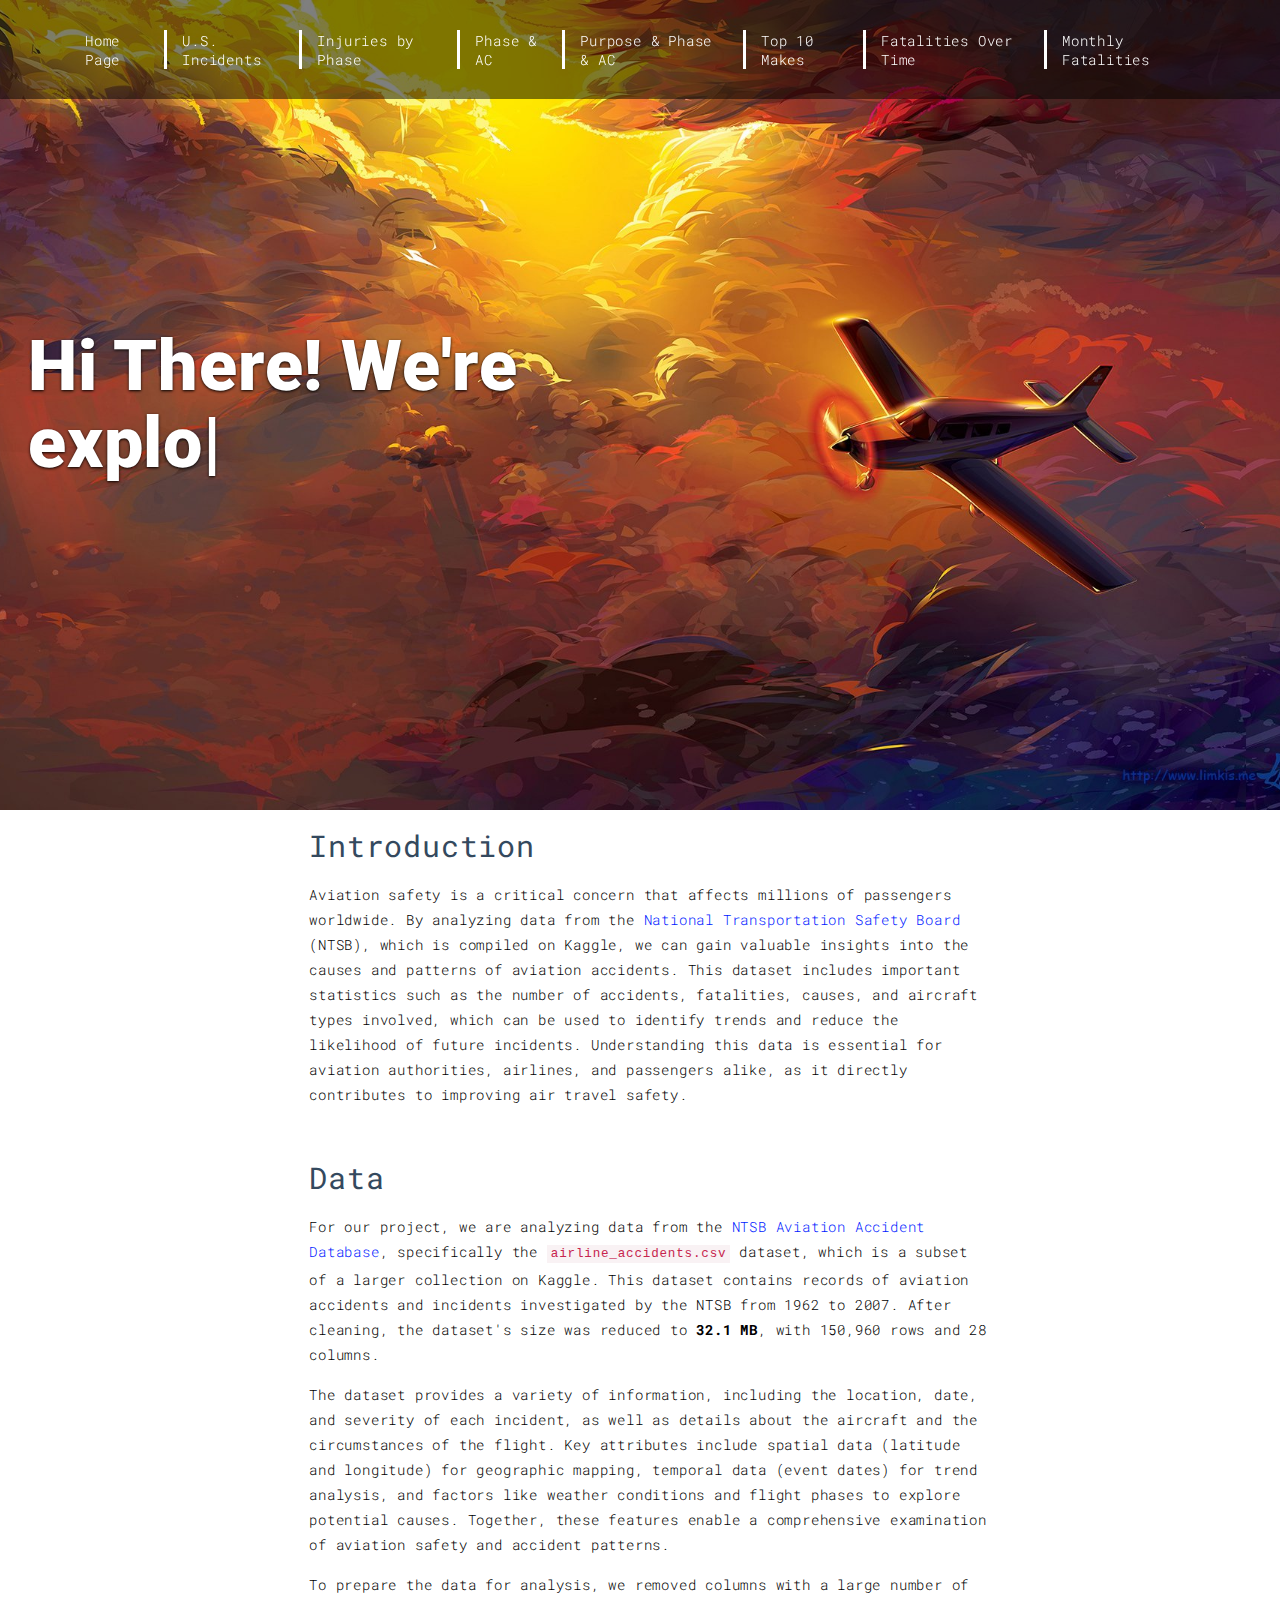
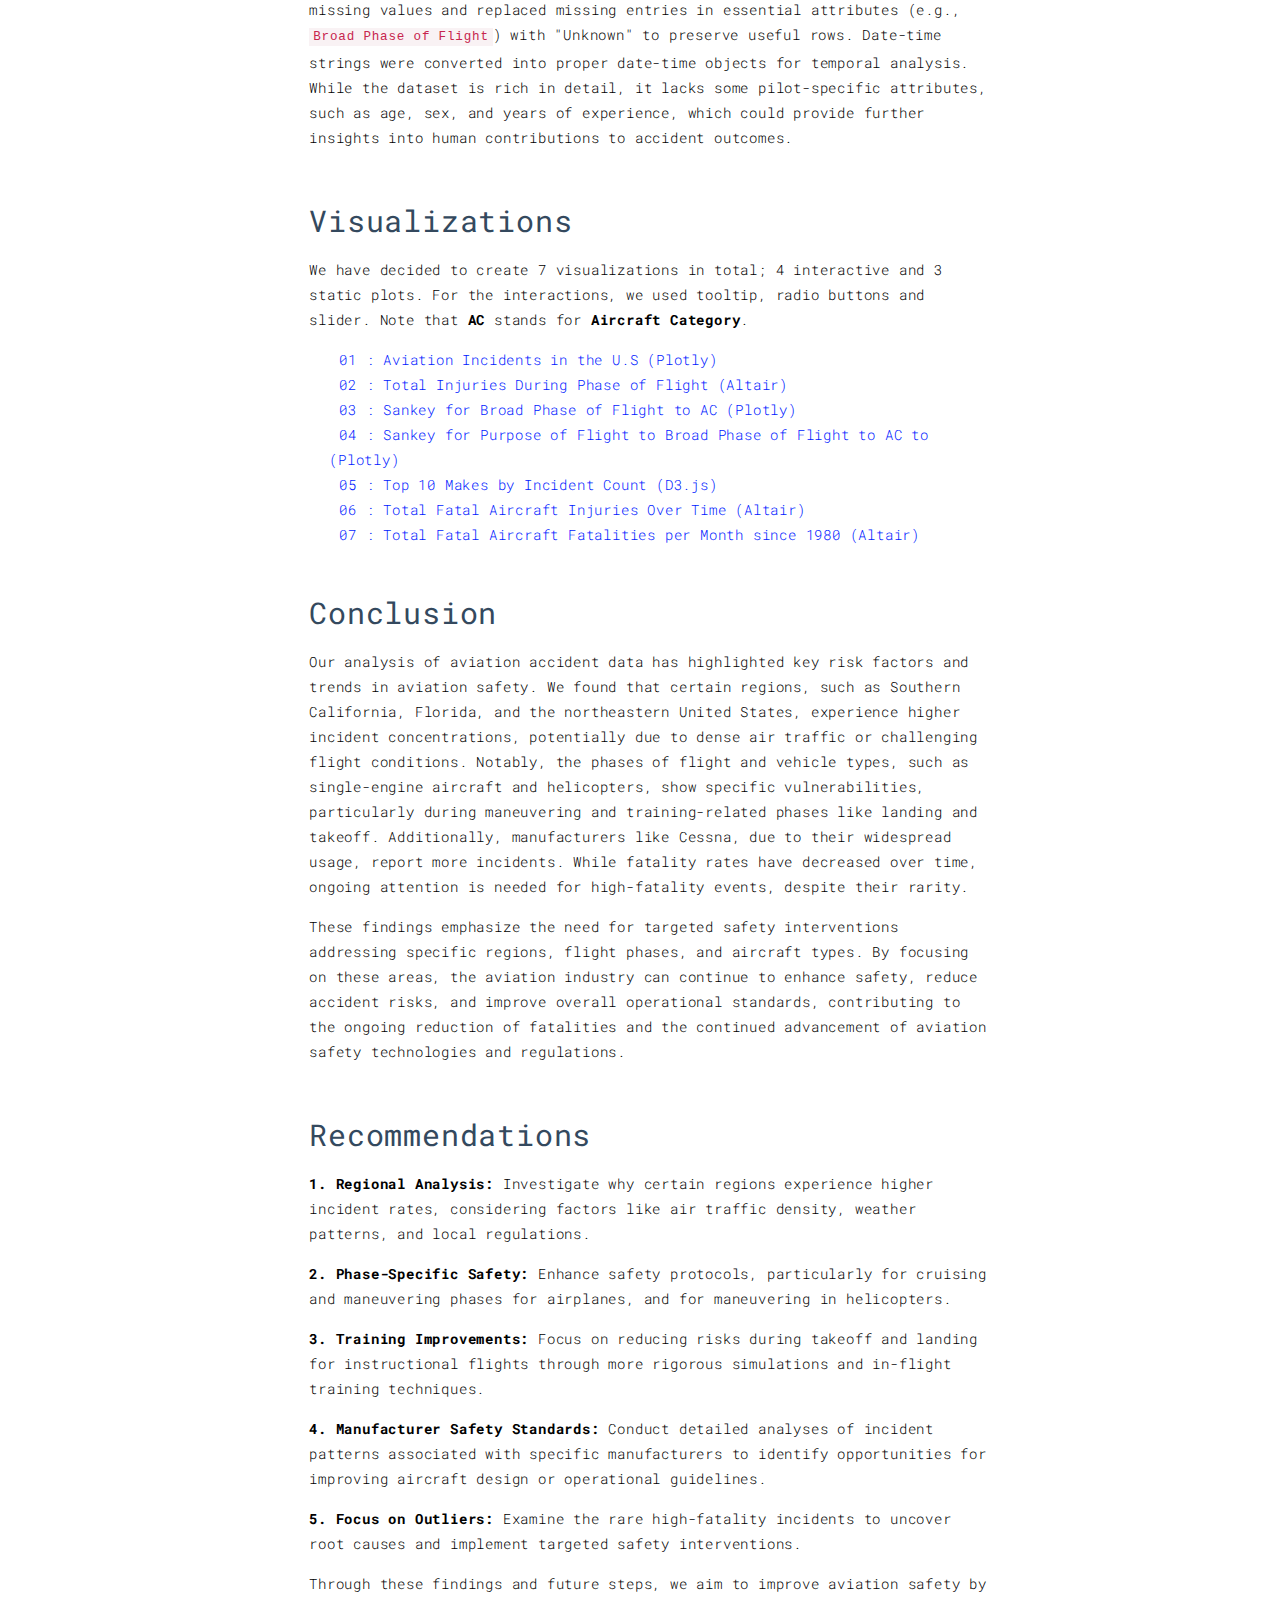
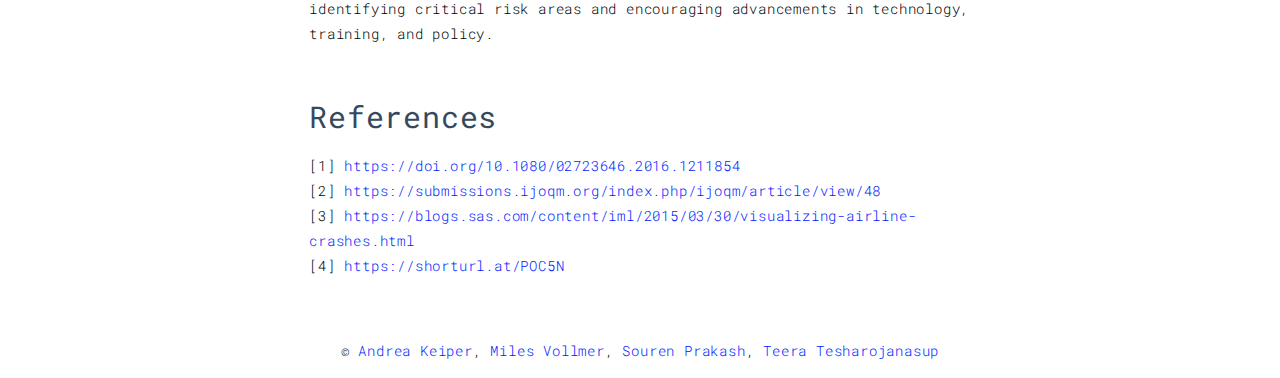
<file: index.html>
<!DOCTYPE html>
<html lang="en">
  <head>
    <title>Aviation data Analysis</title>
    <link href="assets/favicon.ico?v2" rel="icon" />

    <meta charset="UTF-8" />
    <meta content="IE=edge" http-equiv="X-UA-Compatible" />
    <meta content="width=device-width,initial-scale=1" name="viewport" />
    <meta content="Visualization Website" name="description" />
    <meta name="google" content="notranslate" />
    <meta
      name="description"
      content="Andrea Keiper, Miles Vollmer, Souren Prakash, Teera Tesharojanasup"
    />
    <link href="./style.css" rel="stylesheet" />
  </head>

  <body class="minimal">
    <header>
      <nav class="navbar navbar-fixed-top navbar-inverse">
        <div class="container">
          <button
            type="button"
            class="navbar-toggle collapsed"
            data-toggle="collapse"
            data-target="#navbar-collapse"
            aria-expanded="false"
          >
            <span class="sr-only">Toggle navigation</span>
            <span class="icon-bar"></span>
            <span class="icon-bar"></span>
            <span class="icon-bar"></span>
          </button>

          <div class="collapse navbar-collapse" id="navbar-collapse">
            <ul class="nav navbar-nav">
              <li><a href="./index.html" title="Home Page">Home Page</a></li>
              <li>
                <a href="./viz1.html" title="Aviation Incidents in the U.S"
                  >U.S. Incidents</a
                >
              </li>
              <li>
                <a
                  href="./viz2.html"
                  title="Total Injuries During Phase of Flight"
                  >Injuries by Phase</a
                >
              </li>
              <li>
                <a
                  href="./viz3.html"
                  title="Sankey for Broad Phase of Flight to Aircraft Category"
                  >Phase &#38; AC</a
                >
              </li>
              <li>
                <a
                  href="./viz4.html"
                  title="Sankey for Purpose of Flight to Broad Phase of Flight to Aircraft Category"
                  >Purpose &#38; Phase &#38; AC</a
                >
              </li>
              <li>
                <a href="./viz5.html" title="Top 10 Makes by Incident Count"
                  >Top 10 Makes</a
                >
              </li>
              <li>
                <a
                  href="./viz6.html"
                  title="Total Fatal Aircraft Injuries Over Time"
                  >Fatalities Over Time</a
                >
              </li>
              <li>
                <a
                  href="./viz7.html"
                  title="Total Fatal Aircraft Fatalities per Month since 1980"
                  >Monthly Fatalities</a
                >
              </li>
            </ul>
          </div>
        </div>
      </nav>
    </header>

    <div
      class="hero-full-container background-image-container white-text-container"
      style="background-image: url('./assets/images/hero.jpg')"
    >
      <div class="container">
        <div class="row">
          <div class="col-xs-12">
            <div class="hero-full-wrapper">
              <div class="text-content">
                <h1>
                  Hi There! We're<br />
                  <span id="typed-strings">
                    <span>exploring the NTSB's dataset</span>
                    <span>finding out where plane crashes happen</span>
                    <span
                      >disovering which phase of flight do accidents occur
                      at</span
                    >
                    <span>and many more!</span>
                  </span>
                  <span id="typed"></span>
                </h1>
              </div>
            </div>
          </div>
        </div>
      </div>
    </div>

    <script>
      document.addEventListener("DOMContentLoaded", function (event) {
        type();
      });
    </script>

    <script type="text/javascript" src="./script.js"></script>
  </body>
</html>

<div class="container">
  <div class="row">
    <div class="col-xs-12 col-md-7">
      <div class="template-example">
        <h2 class="template-title-example">Introduction</h2>
        <p>
          Aviation safety is a critical concern that affects millions of
          passengers worldwide. By analyzing data from the
          <a
            href="https://www.ntsb.gov/about/Pages/default.aspx"
            target="_blank"
            rel="noopener noreferrer"
            >National Transportation Safety Board</a
          >
          (NTSB), which is compiled on Kaggle, we can gain valuable insights
          into the causes and patterns of aviation accidents. This dataset
          includes important statistics such as the number of accidents,
          fatalities, causes, and aircraft types involved, which can be used to
          identify trends and reduce the likelihood of future incidents.
          Understanding this data is essential for aviation authorities,
          airlines, and passengers alike, as it directly contributes to
          improving air travel safety.
        </p>
      </div>
      <div class="template-example">
        <h2 class="template-title-example">Data</h2>
        <p>
          For our project, we are analyzing data from the
          <a
            href="https://www.kaggle.com/datasets/prathamsharma123/aviation-accidents-and-incidents-ntsb-faa-waas"
            target="_blank"
            rel="noopener noreferrer"
            >NTSB Aviation Accident Database</a
          >, specifically the
          <code class="language-javascript">airline_accidents.csv</code>
          dataset, which is a subset of a larger collection on Kaggle. This
          dataset contains records of aviation accidents and incidents
          investigated by the NTSB from 1962 to 2007. After cleaning, the
          dataset's size was reduced to <b>32.1 MB</b>, with 150,960 rows and 28
          columns.
        </p>
        <p>
          The dataset provides a variety of information, including the location,
          date, and severity of each incident, as well as details about the
          aircraft and the circumstances of the flight. Key attributes include
          spatial data (latitude and longitude) for geographic mapping, temporal
          data (event dates) for trend analysis, and factors like weather
          conditions and flight phases to explore potential causes. Together,
          these features enable a comprehensive examination of aviation safety
          and accident patterns.
        </p>
        <p>
          To prepare the data for analysis, we removed columns with a large
          number of missing values and replaced missing entries in essential
          attributes (e.g.,
          <code>Broad Phase of Flight</code>) with "Unknown" to preserve useful
          rows. Date-time strings were converted into proper date-time objects
          for temporal analysis. While the dataset is rich in detail, it lacks
          some pilot-specific attributes, such as age, sex, and years of
          experience, which could provide further insights into human
          contributions to accident outcomes.
        </p>
      </div>
      <div class="template-example">
        <h2 class="template-title-example">Visualizations</h2>
        <p>
          We have decided to create 7 visualizations in total; 4 interactive and
          3 static plots. For the interactions, we used tooltip, radio buttons
          and slider. Note that
          <strong>AC</strong> stands for <strong>Aircraft Category</strong>.
          <br />
        </p>
        <ul id="visualizations">
          <li>
            <a href="./viz1.html" title=""
              >01 : Aviation Incidents in the U.S (Plotly)</a
            >
          </li>
          <li>
            <a href="./viz2.html" title=""
              >02 : Total Injuries During Phase of Flight (Altair)</a
            >
          </li>
          <li>
            <a href="./viz3.html" title=""
              >03 : Sankey for Broad Phase of Flight to AC (Plotly)</a
            >
          </li>
          <li>
            <a href="./viz4.html" title=""
              >04 : Sankey for Purpose of Flight to Broad Phase of Flight to AC
              to (Plotly)</a
            >
          </li>
          <li>
            <a href="./viz5.html" title=""
              >05 : Top 10 Makes by Incident Count (D3.js)</a
            >
          </li>
          <li>
            <a href="./viz6.html" title=""
              >06 : Total Fatal Aircraft Injuries Over Time (Altair)</a
            >
          </li>
          <li>
            <a href="./viz7.html" title=""
              >07 : Total Fatal Aircraft Fatalities per Month since 1980
              (Altair)</a
            >
          </li>
        </ul>
      </div>
      <div class="template-example">
        <h2 class="template-title-example">Conclusion</h2>
        <p>
          Our analysis of aviation accident data has highlighted key risk
          factors and trends in aviation safety. We found that certain regions,
          such as Southern California, Florida, and the northeastern United
          States, experience higher incident concentrations, potentially due to
          dense air traffic or challenging flight conditions. Notably, the
          phases of flight and vehicle types, such as single-engine aircraft and
          helicopters, show specific vulnerabilities, particularly during
          maneuvering and training-related phases like landing and takeoff.
          Additionally, manufacturers like Cessna, due to their widespread
          usage, report more incidents. While fatality rates have decreased over
          time, ongoing attention is needed for high-fatality events, despite
          their rarity.
        </p>
        <p>
          These findings emphasize the need for targeted safety interventions
          addressing specific regions, flight phases, and aircraft types. By
          focusing on these areas, the aviation industry can continue to enhance
          safety, reduce accident risks, and improve overall operational
          standards, contributing to the ongoing reduction of fatalities and the
          continued advancement of aviation safety technologies and regulations.
        </p>
      </div>
      <div class="template-example">
        <h2 class="template-title-example">Recommendations</h2>
        <p>
          <strong>1. Regional Analysis:</strong> Investigate why certain regions
          experience higher incident rates, considering factors like air traffic
          density, weather patterns, and local regulations.
        </p>
        <p>
          <strong>2. Phase-Specific Safety:</strong> Enhance safety protocols,
          particularly for cruising and maneuvering phases for airplanes, and
          for maneuvering in helicopters.
        </p>
        <p>
          <strong>3. Training Improvements:</strong> Focus on reducing risks
          during takeoff and landing for instructional flights through more
          rigorous simulations and in-flight training techniques.
        </p>
        <p>
          <strong>4. Manufacturer Safety Standards:</strong> Conduct detailed
          analyses of incident patterns associated with specific manufacturers
          to identify opportunities for improving aircraft design or operational
          guidelines.
        </p>
        <p>
          <strong>5. Focus on Outliers:</strong> Examine the rare high-fatality
          incidents to uncover root causes and implement targeted safety
          interventions.
        </p>
        <p>
          Through these findings and future steps, we aim to improve aviation
          safety by identifying critical risk areas and encouraging advancements
          in technology, training, and policy.
        </p>
      </div>
      <div class="template-example">
        <h2 class="template-title-example">References</h2>
        <p>
          [1]
          <a
            href="https://doi.org/10.1080/02723646.2016.1211854"
            title=""
            target="_blank"
            rel="noopener noreferrer"
            >https://doi.org/10.1080/02723646.2016.1211854</a
          >
          <br />
          [2]
          <a
            href="https://submissions.ijoqm.org/index.php/ijoqm/article/view/48"
            title=""
            target="_blank"
            rel="noopener noreferrer"
            >https://submissions.ijoqm.org/index.php/ijoqm/article/view/48</a
          >
          <br />
          [3]
          <a
            href="https://blogs.sas.com/content/iml/2015/03/30/visualizing-airline-crashes.html"
            title=""
            target="_blank"
            rel="noopener noreferrer"
            >https://blogs.sas.com/content/iml/2015/03/30/visualizing-airline-crashes.html</a
          >
          <br />
          [4]
          <a
            href="https://public.tableau.com/views/AirCrashVisualisation/AirCrashStory?:embed=y&:showVizHome=no&:display_count=y&:display_static_image=y&:bootstrapWhenNotified=true"
            title=""
            target="_blank"
            rel="noopener noreferrer"
            >https://shorturl.at/POC5N</a
          >
        </p>
      </div>
    </div>
  </div>
</div>

<footer class="footer-container text-center">
  <div class="container">
    <div class="row">
      <div class="col-xs-12">
        <p>
          <br />©
          <a
            href="https://www.linkedin.com/in/andrea-keiper/"
            target="_blank"
            rel="noopener noreferrer"
          >
            Andrea Keiper</a
          >,
          <a
            href="https://www.linkedin.com/in/miles-vollmer-192aa0223/"
            target="_blank"
            rel="noopener noreferrer"
          >
            Miles Vollmer</a
          >,
          <a
            href="https://www.linkedin.com/in/souren-prakash/"
            target="_blank"
            rel="noopener noreferrer"
          >
            Souren Prakash</a
          >,
          <a
            href="https://www.linkedin.com/in/teera74/"
            target="_blank"
            rel="noopener noreferrer"
          >
            Teera Tesharojanasup
          </a>
        </p>
      </div>
    </div>
  </div>
</footer>
</file>
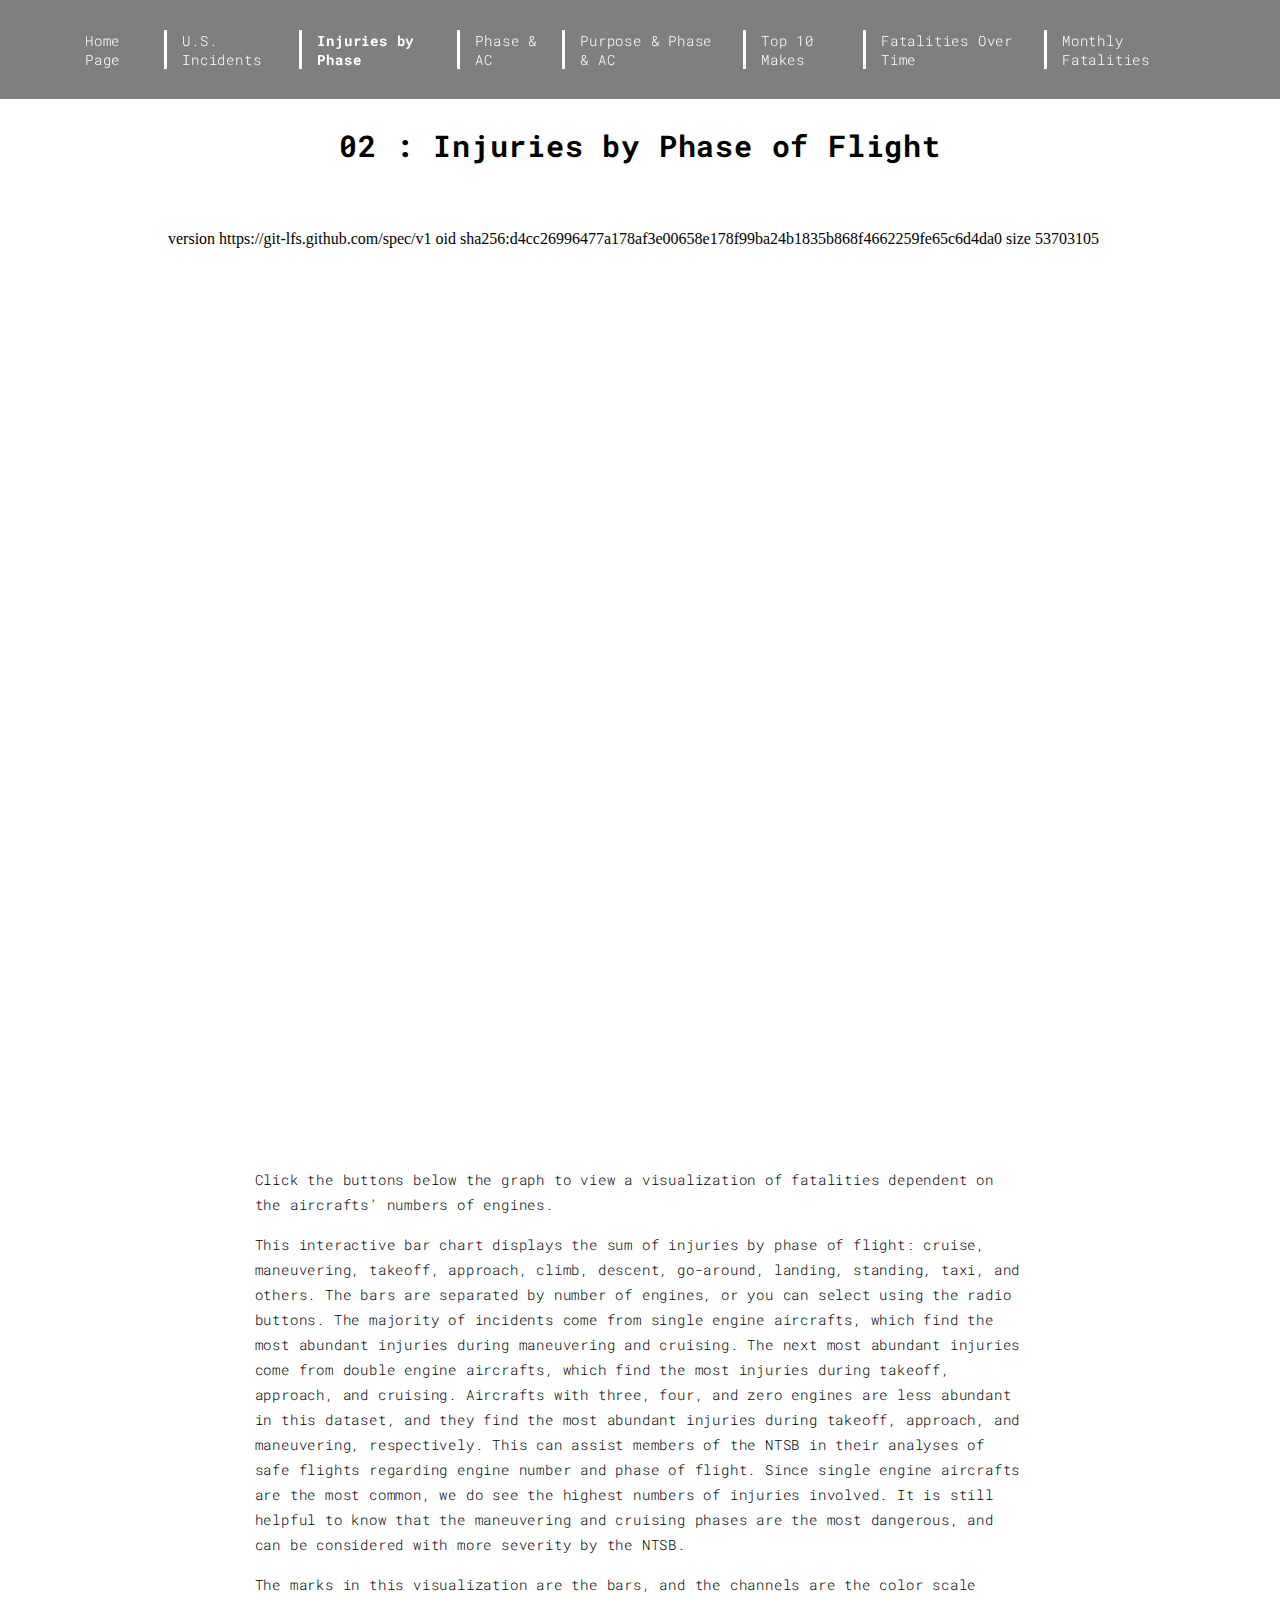
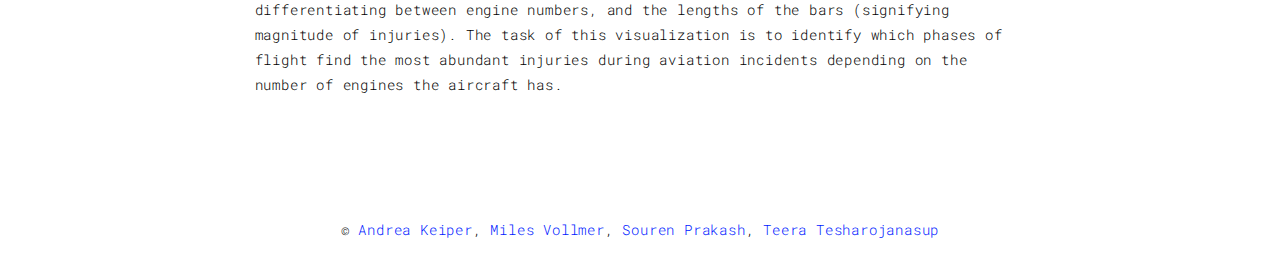
<file: viz2.html>
<!DOCTYPE html>
<html lang="en">
  <head>
    <title>: 02</title>
    <link href="assets/favicon.ico?v2" rel="icon" />

    <meta charset="UTF-8" />
    <meta content="IE=edge" http-equiv="X-UA-Compatible" />
    <meta content="width=device-width,initial-scale=1" name="viewport" />
    <meta content="Visualization Website" name="description" />
    <meta name="google" content="notranslate" />
    <meta
      name="description"
      content="Andrea Keiper, Miles Vollmer, Souren Prakash, Teera Tesharojanasup"
    />
    <link href="./style.css" rel="stylesheet" />
  </head>

  <body class="">
    <header>
      <nav class="navbar navbar-fixed-top navbar-inverse">
        <div class="container">
          <button
            type="button"
            class="navbar-toggle collapsed"
            data-toggle="collapse"
            data-target="#navbar-collapse"
            aria-expanded="false"
          >
            <span class="sr-only">Toggle navigation</span>
            <span class="icon-bar"></span>
            <span class="icon-bar"></span>
            <span class="icon-bar"></span>
          </button>

          <div class="collapse navbar-collapse" id="navbar-collapse">
            <ul class="nav navbar-nav">
              <li><a href="./index.html" title="Home Page">Home Page</a></li>
              <li>
                <a href="./viz1.html" title="Aviation Incidents in the U.S"
                  >U.S. Incidents</a
                >
              </li>
              <li>
                <a
                  href="./viz2.html"
                  title="Total Injuries During Phase of Flight"
                  >Injuries by Phase</a
                >
              </li>
              <li>
                <a
                  href="./viz3.html"
                  title="Sankey for Broad Phase of Flight to Aircraft Category"
                  >Phase &#38; AC</a
                >
              </li>
              <li>
                <a
                  href="./viz4.html"
                  title="Sankey for Purpose of Flight to Broad Phase of Flight to Aircraft Category"
                  >Purpose &#38; Phase &#38; AC</a
                >
              </li>
              <li>
                <a href="./viz5.html" title="Top 10 Makes by Incident Count"
                  >Top 10 Makes</a
                >
              </li>
              <li>
                <a
                  href="./viz6.html"
                  title="Total Fatal Aircraft Injuries Over Time"
                  >Fatalities Over Time</a
                >
              </li>
              <li>
                <a
                  href="./viz7.html"
                  title="Total Fatal Aircraft Fatalities per Month since 1980"
                  >Monthly Fatalities</a
                >
              </li>
            </ul>
          </div>
        </div>
      </nav>
    </header>

    <div class="section-container">
      <div class="container">
        <div class="row">
          <div class="col-xs-12">
            <div class="section-container-spacer text-center">
              <h1 class="h2">02 : Injuries by Phase of Flight</h1>
            </div>

            <div class="row">
              <div class="col-md-10 col-md-offset-1">
                <div class="row">
                  <div class="center">
                    <iframe
                      src="assets/interactive_bar_chart.html"
                      width="100%"
                      height="920px"
                      frameborder="0"
                    ></iframe>
                  </div>
                  <div class="col-xs-12 col-md-8">
                    <br />
                    <p>
                      Click the buttons below the graph to view a visualization
                      of fatalities dependent on the aircrafts’ numbers of
                      engines.
                    </p>
                    <p>
                      This interactive bar chart displays the sum of injuries by
                      phase of flight: cruise, maneuvering, takeoff, approach,
                      climb, descent, go-around, landing, standing, taxi, and
                      others. The bars are separated by number of engines, or
                      you can select using the radio buttons. The majority of
                      incidents come from single engine aircrafts, which find
                      the most abundant injuries during maneuvering and
                      cruising. The next most abundant injuries come from double
                      engine aircrafts, which find the most injuries during
                      takeoff, approach, and cruising. Aircrafts with three,
                      four, and zero engines are less abundant in this dataset,
                      and they find the most abundant injuries during takeoff,
                      approach, and maneuvering, respectively. This can assist
                      members of the NTSB in their analyses of safe flights
                      regarding engine number and phase of flight. Since single
                      engine aircrafts are the most common, we do see the
                      highest numbers of injuries involved. It is still helpful
                      to know that the maneuvering and cruising phases are the
                      most dangerous, and can be considered with more severity
                      by the NTSB.
                    </p>
                    <p>
                      The marks in this visualization are the bars, and the
                      channels are the color scale differentiating between
                      engine numbers, and the lengths of the bars (signifying
                      magnitude of injuries). The task of this visualization is
                      to identify which phases of flight find the most abundant
                      injuries during aviation incidents depending on the number
                      of engines the aircraft has.
                    </p>
                  </div>
                </div>
              </div>
            </div>
          </div>
        </div>
      </div>
    </div>

    <footer class="footer-container text-center">
      <div class="container">
        <div class="row">
          <div class="col-xs-12">
            <p>
              <br />©
              <a
                href="https://www.linkedin.com/in/andrea-keiper/"
                target="_blank"
                rel="noopener noreferrer"
              >
                Andrea Keiper</a
              >,
              <a
                href="https://www.linkedin.com/in/miles-vollmer-192aa0223/"
                target="_blank"
                rel="noopener noreferrer"
              >
                Miles Vollmer</a
              >,
              <a
                href="https://www.linkedin.com/in/souren-prakash/"
                target="_blank"
                rel="noopener noreferrer"
              >
                Souren Prakash</a
              >,
              <a
                href="https://www.linkedin.com/in/teera74/"
                target="_blank"
                rel="noopener noreferrer"
              >
                Teera Tesharojanasup
              </a>
            </p>
          </div>
        </div>
      </div>
    </footer>

    <script>
      document.addEventListener("DOMContentLoaded", function (event) {
        navActivePage();
      });
    </script>

    <script type="text/javascript" src="./script.js"></script>
  </body>
</html>
</file>
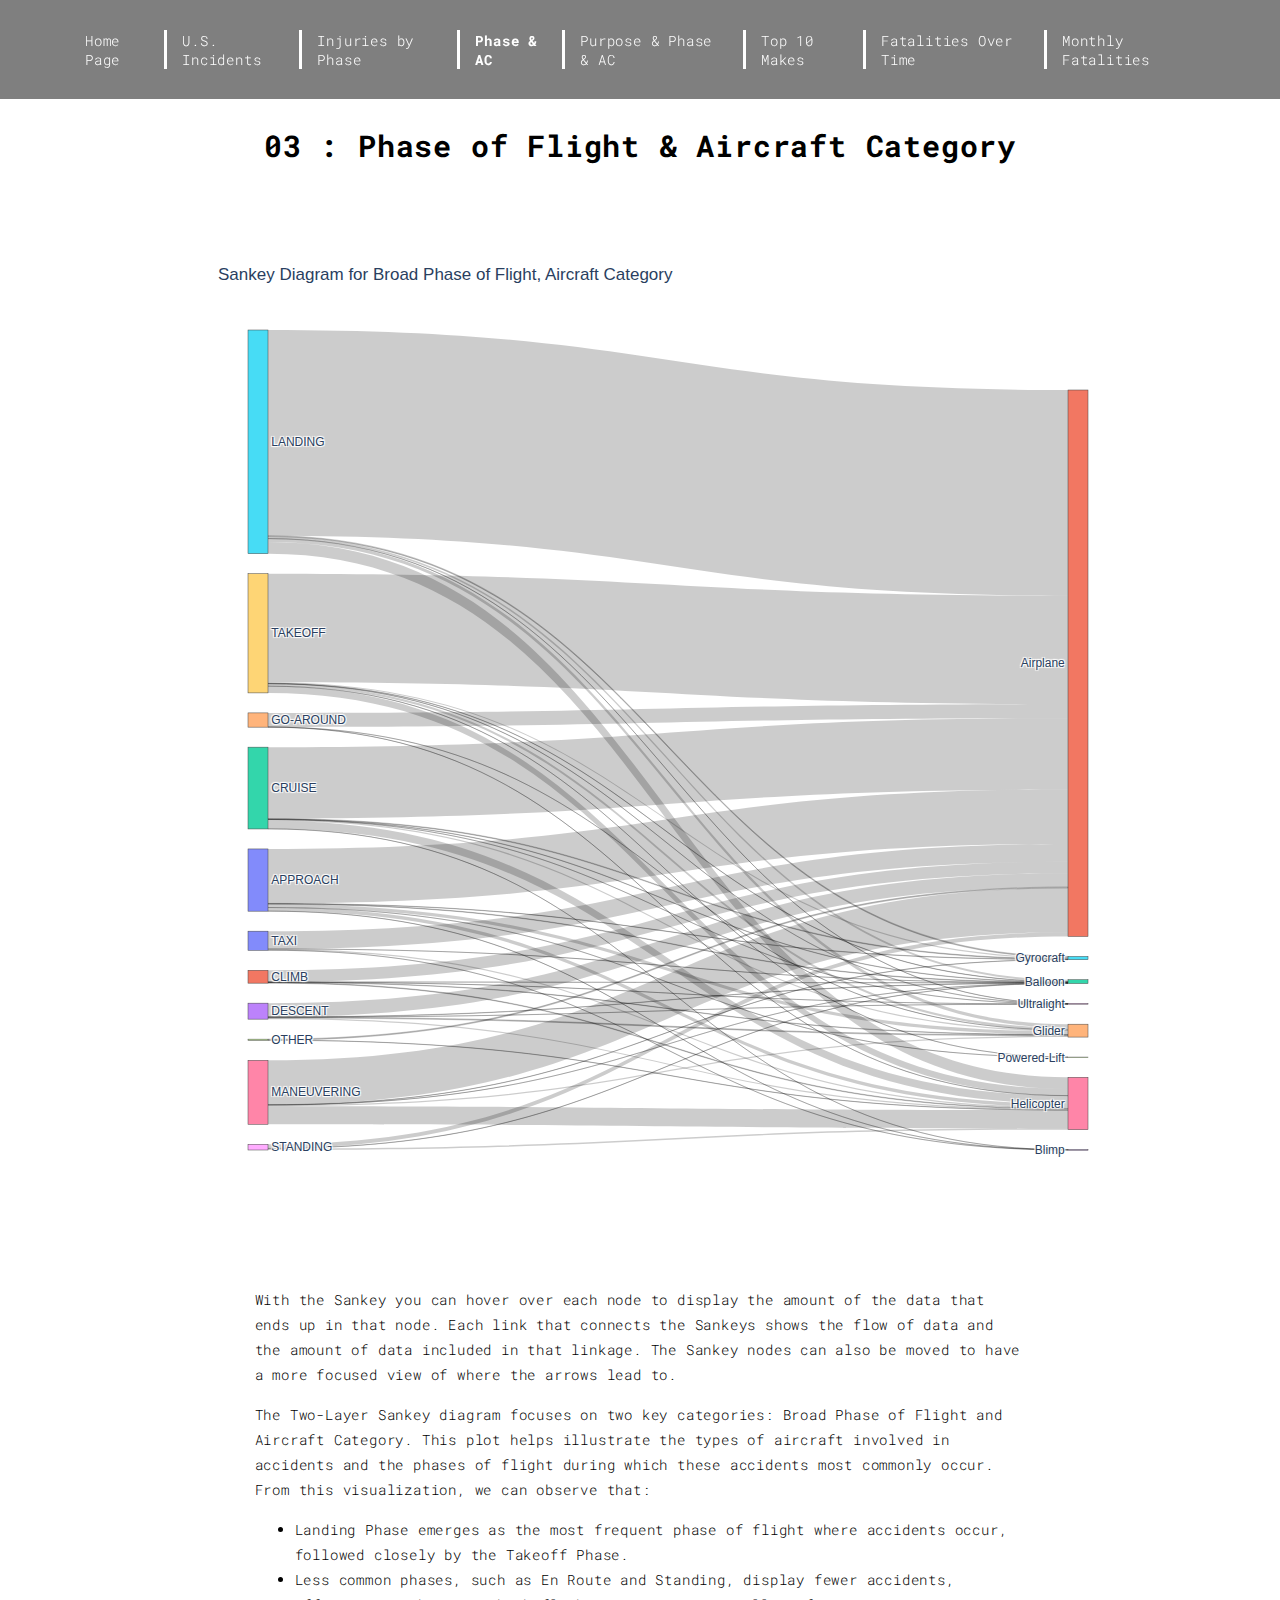
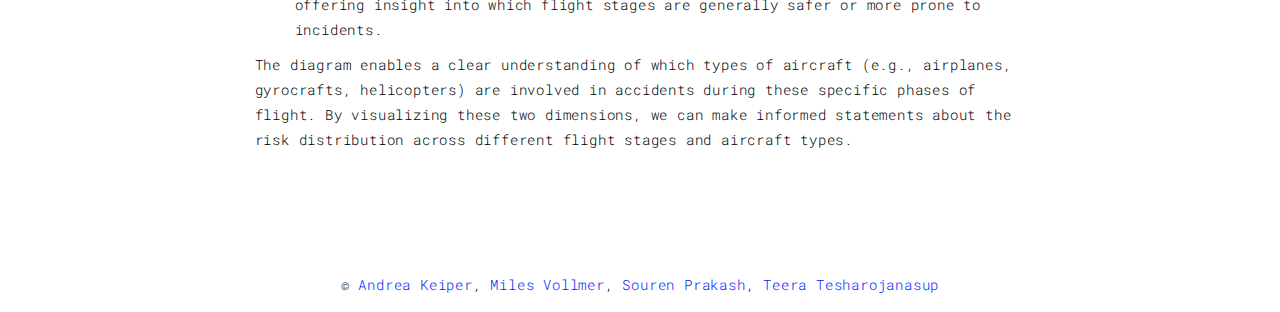
<file: viz3.html>
<!DOCTYPE html>
<html lang="en">
  <head>
    <title>: 03</title>
    <link href="assets/favicon.ico?v2" rel="icon" />

    <meta charset="UTF-8" />
    <meta content="IE=edge" http-equiv="X-UA-Compatible" />
    <meta content="width=device-width,initial-scale=1" name="viewport" />
    <meta content="Visualization Website" name="description" />
    <meta name="google" content="notranslate" />
    <meta
      name="description"
      content="Andrea Keiper, Miles Vollmer, Souren Prakash, Teera Tesharojanasup"
    />
    <link href="./style.css" rel="stylesheet" />
  </head>

  <body class="">
    <header>
      <nav class="navbar navbar-fixed-top navbar-inverse">
        <div class="container">
          <button
            type="button"
            class="navbar-toggle collapsed"
            data-toggle="collapse"
            data-target="#navbar-collapse"
            aria-expanded="false"
          >
            <span class="sr-only">Toggle navigation</span>
            <span class="icon-bar"></span>
            <span class="icon-bar"></span>
            <span class="icon-bar"></span>
          </button>

          <div class="collapse navbar-collapse" id="navbar-collapse">
            <ul class="nav navbar-nav">
              <li><a href="./index.html" title="Home Page">Home Page</a></li>
              <li>
                <a href="./viz1.html" title="Aviation Incidents in the U.S"
                  >U.S. Incidents</a
                >
              </li>
              <li>
                <a
                  href="./viz2.html"
                  title="Total Injuries During Phase of Flight"
                  >Injuries by Phase</a
                >
              </li>
              <li>
                <a
                  href="./viz3.html"
                  title="Sankey for Broad Phase of Flight to Aircraft Category"
                  >Phase &#38; AC</a
                >
              </li>
              <li>
                <a
                  href="./viz4.html"
                  title="Sankey for Purpose of Flight to Broad Phase of Flight to Aircraft Category"
                  >Purpose &#38; Phase &#38; AC</a
                >
              </li>
              <li>
                <a href="./viz5.html" title="Top 10 Makes by Incident Count"
                  >Top 10 Makes</a
                >
              </li>
              <li>
                <a
                  href="./viz6.html"
                  title="Total Fatal Aircraft Injuries Over Time"
                  >Fatalities Over Time</a
                >
              </li>
              <li>
                <a
                  href="./viz7.html"
                  title="Total Fatal Aircraft Fatalities per Month since 1980"
                  >Monthly Fatalities</a
                >
              </li>
            </ul>
          </div>
        </div>
      </nav>
    </header>

    <div class="section-container">
      <div class="container">
        <div class="row">
          <div class="col-xs-12">
            <div class="section-container-spacer text-center">
              <h1 class="h2">03 : Phase of Flight &#38; Aircraft Category</h1>
            </div>

            <div class="row">
              <div class="col-md-10 col-md-offset-1">
                <div class="row">
                  <div class="center">
                    <iframe
                      src="assets/sankey_plot_1.html"
                      width="100%"
                      height="1040px"
                      frameborder="0"
                    ></iframe>
                  </div>
                  <div class="col-xs-12 col-md-8">
                    <br />
                    <p>
                      With the Sankey you can hover over each node to display
                      the amount of the data that ends up in that node. Each
                      link that connects the Sankeys shows the flow of data and
                      the amount of data included in that linkage. The Sankey
                      nodes can also be moved to have a more focused view of
                      where the arrows lead to.
                    </p>
                    <p>
                      The Two-Layer Sankey diagram focuses on two key
                      categories: Broad Phase of Flight and Aircraft Category.
                      This plot helps illustrate the types of aircraft involved
                      in accidents and the phases of flight during which these
                      accidents most commonly occur. From this visualization, we
                      can observe that:
                    </p>
                    <ul>
                      <li>
                        Landing Phase emerges as the most frequent phase of
                        flight where accidents occur, followed closely by the
                        Takeoff Phase.
                      </li>
                      <li>
                        Less common phases, such as En Route and Standing,
                        display fewer accidents, offering insight into which
                        flight stages are generally safer or more prone to
                        incidents.
                      </li>
                    </ul>
                    <p>
                      The diagram enables a clear understanding of which types
                      of aircraft (e.g., airplanes, gyrocrafts, helicopters) are
                      involved in accidents during these specific phases of
                      flight. By visualizing these two dimensions, we can make
                      informed statements about the risk distribution across
                      different flight stages and aircraft types.
                    </p>
                  </div>
                </div>
              </div>
            </div>
          </div>
        </div>
      </div>
    </div>

    <footer class="footer-container text-center">
      <div class="container">
        <div class="row">
          <div class="col-xs-12">
            <p>
              <br />©
              <a
                href="https://www.linkedin.com/in/andrea-keiper/"
                target="_blank"
                rel="noopener noreferrer"
              >
                Andrea Keiper</a
              >,
              <a
                href="https://www.linkedin.com/in/miles-vollmer-192aa0223/"
                target="_blank"
                rel="noopener noreferrer"
              >
                Miles Vollmer</a
              >,
              <a
                href="https://www.linkedin.com/in/souren-prakash/"
                target="_blank"
                rel="noopener noreferrer"
              >
                Souren Prakash</a
              >,
              <a
                href="https://www.linkedin.com/in/teera74/"
                target="_blank"
                rel="noopener noreferrer"
              >
                Teera Tesharojanasup
              </a>
            </p>
          </div>
        </div>
      </div>
    </footer>

    <script>
      document.addEventListener("DOMContentLoaded", function (event) {
        navActivePage();
      });
    </script>

    <script type="text/javascript" src="./script.js"></script>
  </body>
</html>
</file>
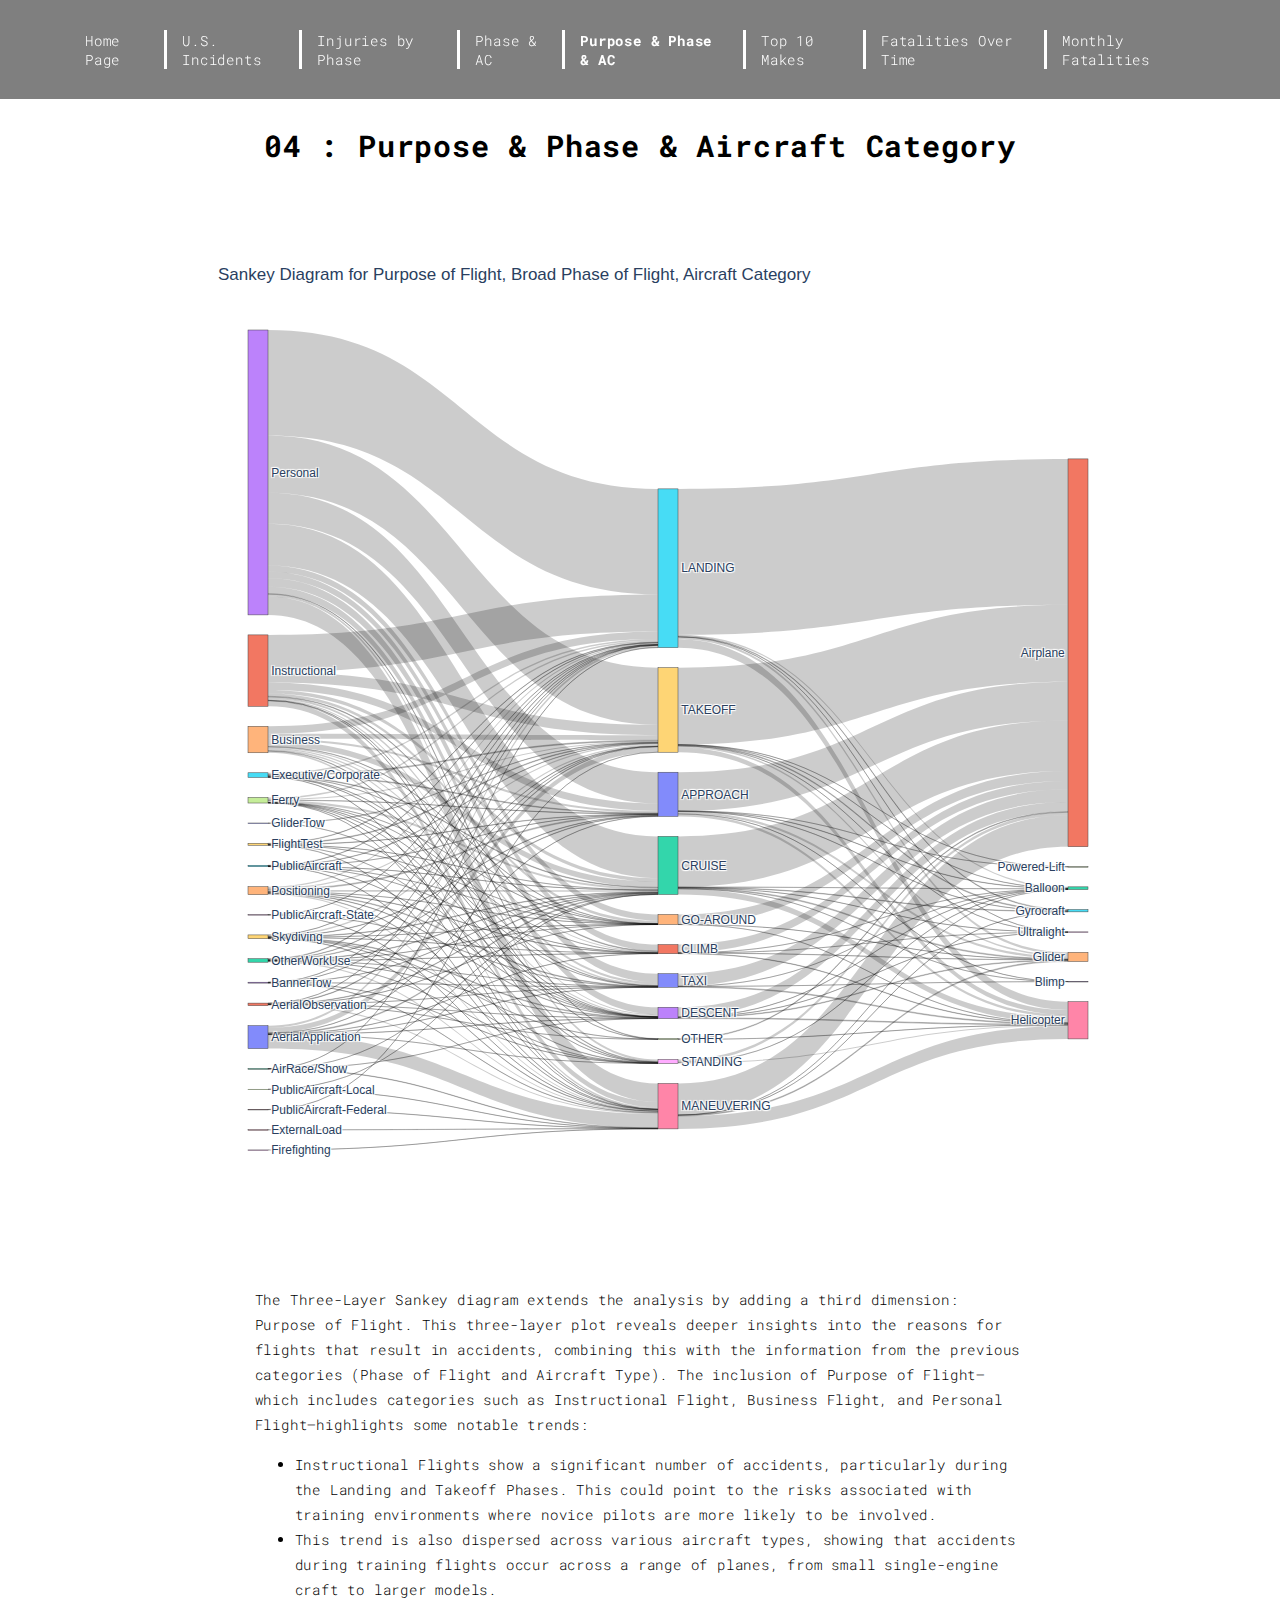
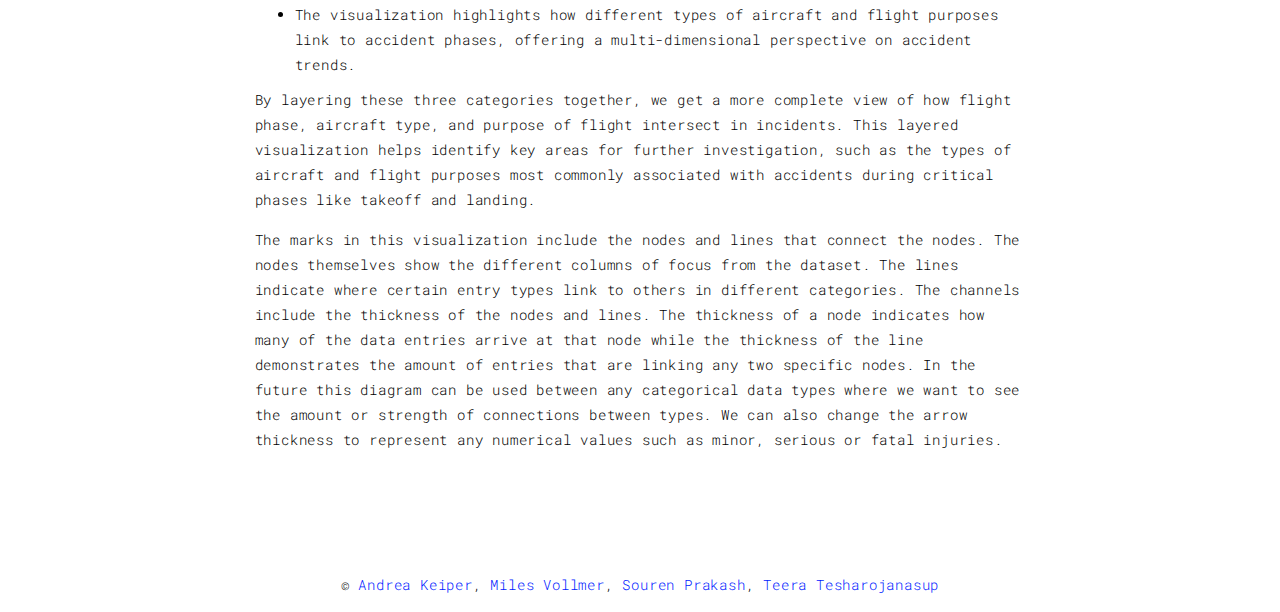
<file: viz4.html>
<!DOCTYPE html>
<html lang="en">
  <head>
    <title>: 04</title>
    <link href="assets/favicon.ico?v2" rel="icon" />

    <meta charset="UTF-8" />
    <meta content="IE=edge" http-equiv="X-UA-Compatible" />
    <meta content="width=device-width,initial-scale=1" name="viewport" />
    <meta content="Visualization Website" name="description" />
    <meta name="google" content="notranslate" />
    <meta
      name="description"
      content="Andrea Keiper, Miles Vollmer, Souren Prakash, Teera Tesharojanasup"
    />
    <link href="./style.css" rel="stylesheet" />
  </head>

  <body class="">
    <header>
      <nav class="navbar navbar-fixed-top navbar-inverse">
        <div class="container">
          <button
            type="button"
            class="navbar-toggle collapsed"
            data-toggle="collapse"
            data-target="#navbar-collapse"
            aria-expanded="false"
          >
            <span class="sr-only">Toggle navigation</span>
            <span class="icon-bar"></span>
            <span class="icon-bar"></span>
            <span class="icon-bar"></span>
          </button>

          <div class="collapse navbar-collapse" id="navbar-collapse">
            <ul class="nav navbar-nav">
              <li><a href="./index.html" title="Home Page">Home Page</a></li>
              <li>
                <a href="./viz1.html" title="Aviation Incidents in the U.S"
                  >U.S. Incidents</a
                >
              </li>
              <li>
                <a
                  href="./viz2.html"
                  title="Total Injuries During Phase of Flight"
                  >Injuries by Phase</a
                >
              </li>
              <li>
                <a
                  href="./viz3.html"
                  title="Sankey for Broad Phase of Flight to Aircraft Category"
                  >Phase &#38; AC</a
                >
              </li>
              <li>
                <a
                  href="./viz4.html"
                  title="Sankey for Purpose of Flight to Broad Phase of Flight to Aircraft Category"
                  >Purpose &#38; Phase &#38; AC</a
                >
              </li>
              <li>
                <a href="./viz5.html" title="Top 10 Makes by Incident Count"
                  >Top 10 Makes</a
                >
              </li>
              <li>
                <a
                  href="./viz6.html"
                  title="Total Fatal Aircraft Injuries Over Time"
                  >Fatalities Over Time</a
                >
              </li>
              <li>
                <a
                  href="./viz7.html"
                  title="Total Fatal Aircraft Fatalities per Month since 1980"
                  >Monthly Fatalities</a
                >
              </li>
            </ul>
          </div>
        </div>
      </nav>
    </header>

    <div class="section-container">
      <div class="container">
        <div class="row">
          <div class="col-xs-12">
            <div class="section-container-spacer text-center">
              <h1 class="h2">04 : Purpose &#38; Phase &#38; Aircraft Category</h1>
            </div>

            <div class="row">
              <div class="col-md-10 col-md-offset-1">
                <div class="row">
                  <div class="center">
                    <iframe
                      src="assets/sankey_plot_2.html"
                      width="100%"
                      height="1040px"
                      frameborder="0"
                    ></iframe>
                  </div>
                  <div class="col-xs-12 col-md-8">
                    <br />
                    <p>
                      The Three-Layer Sankey diagram extends the analysis by
                      adding a third dimension: Purpose of Flight. This
                      three-layer plot reveals deeper insights into the reasons
                      for flights that result in accidents, combining this with
                      the information from the previous categories (Phase of
                      Flight and Aircraft Type). The inclusion of Purpose of
                      Flight—which includes categories such as Instructional
                      Flight, Business Flight, and Personal Flight—highlights
                      some notable trends:
                    </p>
                    <ul>
                      <li>
                        Instructional Flights show a significant number of
                        accidents, particularly during the Landing and Takeoff
                        Phases. This could point to the risks associated with
                        training environments where novice pilots are more
                        likely to be involved.
                      </li>
                      <li>
                        This trend is also dispersed across various aircraft
                        types, showing that accidents during training flights
                        occur across a range of planes, from small single-engine
                        craft to larger models.
                      </li>
                      <li>
                        The visualization highlights how different types of
                        aircraft and flight purposes link to accident phases,
                        offering a multi-dimensional perspective on accident
                        trends.
                      </li>
                    </ul>
                    <p>
                      By layering these three categories together, we get a more
                      complete view of how flight phase, aircraft type, and
                      purpose of flight intersect in incidents. This layered
                      visualization helps identify key areas for further
                      investigation, such as the types of aircraft and flight
                      purposes most commonly associated with accidents during
                      critical phases like takeoff and landing.
                    </p>
                    <p>
                      The marks in this visualization include the nodes and
                      lines that connect the nodes. The nodes themselves show
                      the different columns of focus from the dataset. The lines
                      indicate where certain entry types link to others in
                      different categories. The channels include the thickness
                      of the nodes and lines. The thickness of a node indicates
                      how many of the data entries arrive at that node while the
                      thickness of the line demonstrates the amount of entries
                      that are linking any two specific nodes. In the future
                      this diagram can be used between any categorical data
                      types where we want to see the amount or strength of
                      connections between types. We can also change the arrow
                      thickness to represent any numerical values such as minor,
                      serious or fatal injuries.
                    </p>
                  </div>
                </div>
              </div>
            </div>
          </div>
        </div>
      </div>
    </div>

    <footer class="footer-container text-center">
      <div class="container">
        <div class="row">
          <div class="col-xs-12">
            <p>
              <br />©
              <a
                href="https://www.linkedin.com/in/andrea-keiper/"
                target="_blank"
                rel="noopener noreferrer"
              >
                Andrea Keiper</a
              >,
              <a
                href="https://www.linkedin.com/in/miles-vollmer-192aa0223/"
                target="_blank"
                rel="noopener noreferrer"
              >
                Miles Vollmer</a
              >,
              <a
                href="https://www.linkedin.com/in/souren-prakash/"
                target="_blank"
                rel="noopener noreferrer"
              >
                Souren Prakash</a
              >,
              <a
                href="https://www.linkedin.com/in/teera74/"
                target="_blank"
                rel="noopener noreferrer"
              >
                Teera Tesharojanasup
              </a>
            </p>
          </div>
        </div>
      </div>
    </footer>

    <script>
      document.addEventListener("DOMContentLoaded", function (event) {
        navActivePage();
      });
    </script>

    <script type="text/javascript" src="./script.js"></script>
  </body>
</html>
</file>
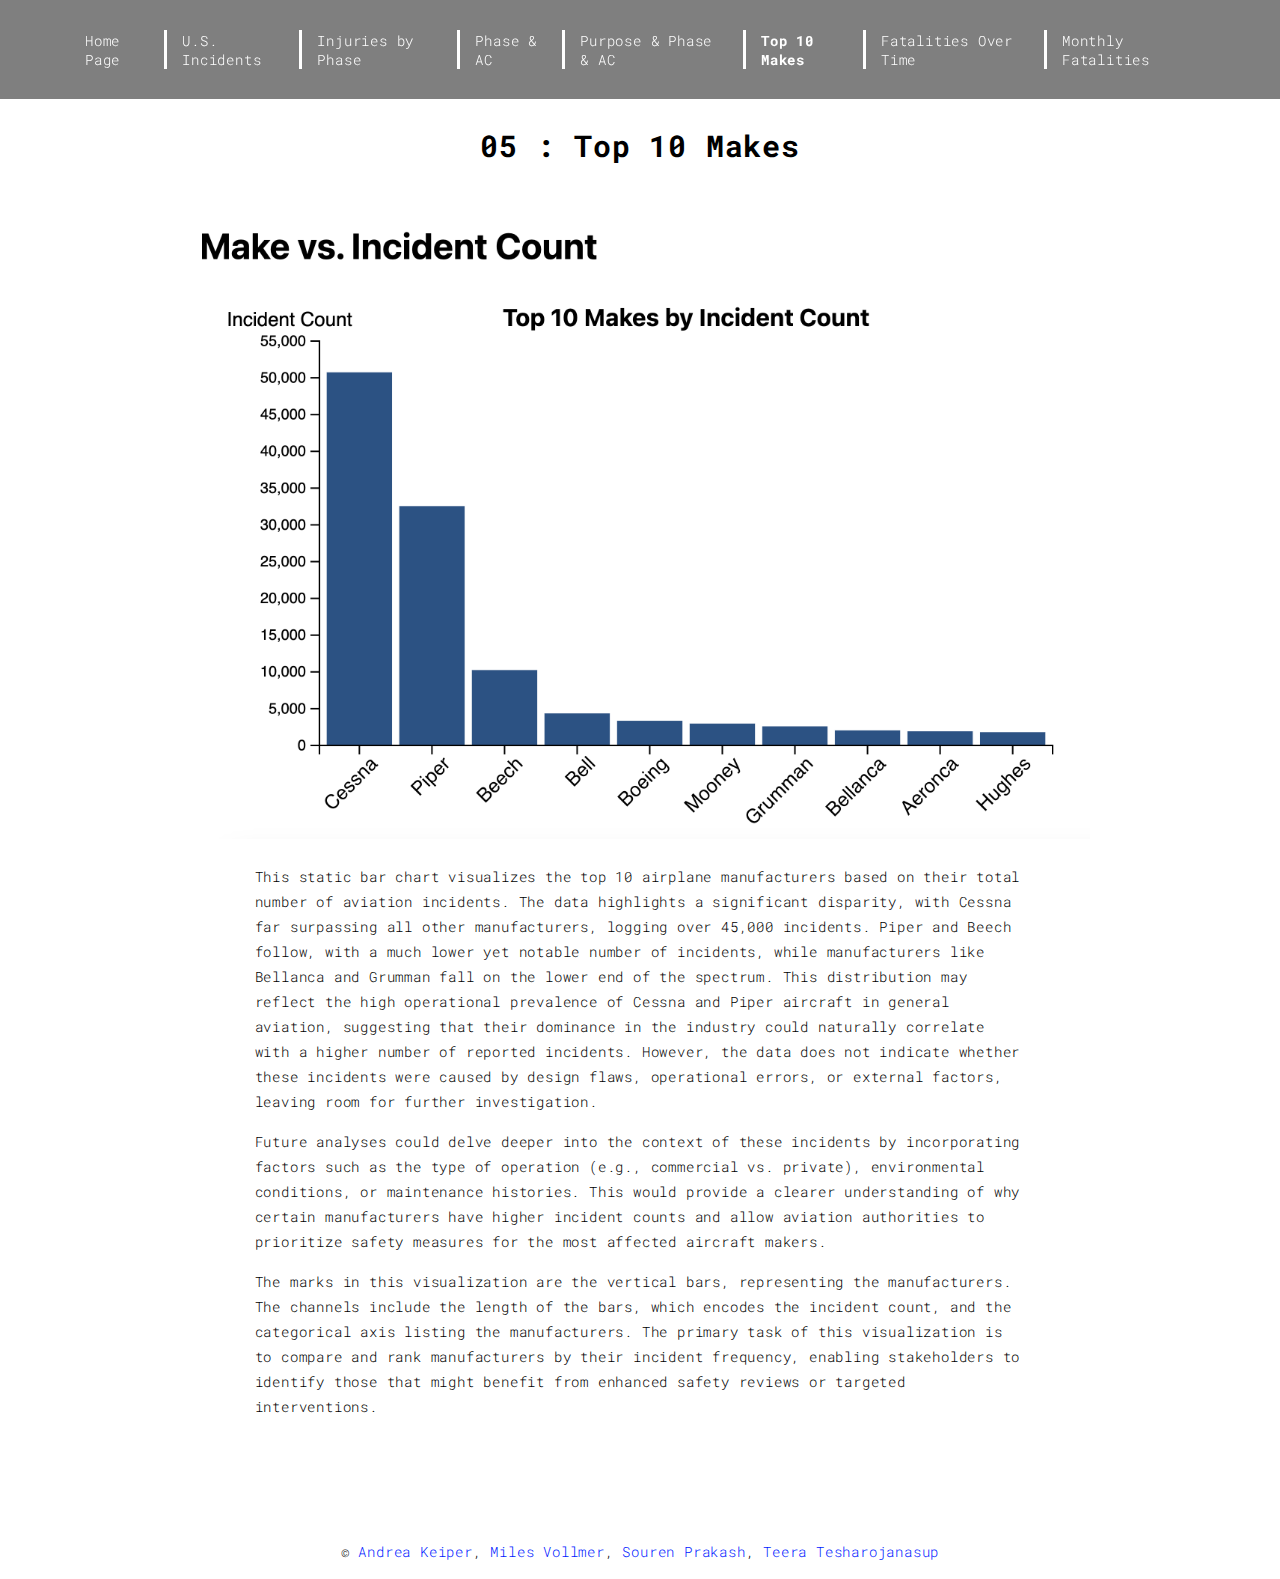
<file: viz5.html>
<!DOCTYPE html>
<html lang="en">
  <head>
    <title>: 05</title>
    <link href="assets/favicon.ico?v2" rel="icon" />

    <meta charset="UTF-8" />
    <meta content="IE=edge" http-equiv="X-UA-Compatible" />
    <meta content="width=device-width,initial-scale=1" name="viewport" />
    <meta content="Visualization Website" name="description" />
    <meta name="google" content="notranslate" />
    <meta
      name="description"
      content="Andrea Keiper, Miles Vollmer, Souren Prakash, Teera Tesharojanasup"
    />
    <link href="./style.css" rel="stylesheet" />
  </head>

  <body class="">
    <header>
      <nav class="navbar navbar-fixed-top navbar-inverse">
        <div class="container">
          <button
            type="button"
            class="navbar-toggle collapsed"
            data-toggle="collapse"
            data-target="#navbar-collapse"
            aria-expanded="false"
          >
            <span class="sr-only">Toggle navigation</span>
            <span class="icon-bar"></span>
            <span class="icon-bar"></span>
            <span class="icon-bar"></span>
          </button>

          <div class="collapse navbar-collapse" id="navbar-collapse">
            <ul class="nav navbar-nav">
              <li><a href="./index.html" title="Home Page">Home Page</a></li>
              <li>
                <a href="./viz1.html" title="Aviation Incidents in the U.S"
                  >U.S. Incidents</a
                >
              </li>
              <li>
                <a
                  href="./viz2.html"
                  title="Total Injuries During Phase of Flight"
                  >Injuries by Phase</a
                >
              </li>
              <li>
                <a
                  href="./viz3.html"
                  title="Sankey for Broad Phase of Flight to Aircraft Category"
                  >Phase &#38; AC</a
                >
              </li>
              <li>
                <a
                  href="./viz4.html"
                  title="Sankey for Purpose of Flight to Broad Phase of Flight to Aircraft Category"
                  >Purpose &#38; Phase &#38; AC</a
                >
              </li>
              <li>
                <a href="./viz5.html" title="Top 10 Makes by Incident Count"
                  >Top 10 Makes</a
                >
              </li>
              <li>
                <a
                  href="./viz6.html"
                  title="Total Fatal Aircraft Injuries Over Time"
                  >Fatalities Over Time</a
                >
              </li>
              <li>
                <a
                  href="./viz7.html"
                  title="Total Fatal Aircraft Fatalities per Month since 1980"
                  >Monthly Fatalities</a
                >
              </li>
            </ul>
          </div>
        </div>
      </nav>
    </header>

    <div class="section-container">
      <div class="container">
        <div class="row">
          <div class="col-xs-12">
            <div class="section-container-spacer text-center">
              <h1 class="h2">05 : Top 10 Makes</h1>
            </div>

            <div class="row">
              <div class="col-md-10 col-md-offset-1">
                <div class="row">
                  <div class="center">
                    <img
                      src="assets/static_bar.png"
                      width="75%"
                      height="100%"
                      frameborder="0"
                    />
                  </div>
                  <div class="col-xs-12 col-md-8">
                    <br />
                    <p>
                      This static bar chart visualizes the top 10 airplane
                      manufacturers based on their total number of aviation
                      incidents. The data highlights a significant disparity,
                      with Cessna far surpassing all other manufacturers,
                      logging over 45,000 incidents. Piper and Beech follow,
                      with a much lower yet notable number of incidents, while
                      manufacturers like Bellanca and Grumman fall on the lower
                      end of the spectrum. This distribution may reflect the
                      high operational prevalence of Cessna and Piper aircraft
                      in general aviation, suggesting that their dominance in
                      the industry could naturally correlate with a higher
                      number of reported incidents. However, the data does not
                      indicate whether these incidents were caused by design
                      flaws, operational errors, or external factors, leaving
                      room for further investigation.
                    </p>
                    <p>
                      Future analyses could delve deeper into the context of
                      these incidents by incorporating factors such as the type
                      of operation (e.g., commercial vs. private), environmental
                      conditions, or maintenance histories. This would provide a
                      clearer understanding of why certain manufacturers have
                      higher incident counts and allow aviation authorities to
                      prioritize safety measures for the most affected aircraft
                      makers.
                    </p>
                    <p>
                      The marks in this visualization are the vertical bars,
                      representing the manufacturers. The channels include the
                      length of the bars, which encodes the incident count, and
                      the categorical axis listing the manufacturers. The
                      primary task of this visualization is to compare and rank
                      manufacturers by their incident frequency, enabling
                      stakeholders to identify those that might benefit from
                      enhanced safety reviews or targeted interventions.
                    </p>
                  </div>
                </div>
              </div>
            </div>
          </div>
        </div>
      </div>
    </div>

    <footer class="footer-container text-center">
      <div class="container">
        <div class="row">
          <div class="col-xs-12">
            <p>
              <br />©
              <a
                href="https://www.linkedin.com/in/andrea-keiper/"
                target="_blank"
                rel="noopener noreferrer"
              >
                Andrea Keiper</a
              >,
              <a
                href="https://www.linkedin.com/in/miles-vollmer-192aa0223/"
                target="_blank"
                rel="noopener noreferrer"
              >
                Miles Vollmer</a
              >,
              <a
                href="https://www.linkedin.com/in/souren-prakash/"
                target="_blank"
                rel="noopener noreferrer"
              >
                Souren Prakash</a
              >,
              <a
                href="https://www.linkedin.com/in/teera74/"
                target="_blank"
                rel="noopener noreferrer"
              >
                Teera Tesharojanasup
              </a>
            </p>
          </div>
        </div>
      </div>
    </footer>

    <script>
      document.addEventListener("DOMContentLoaded", function (event) {
        navActivePage();
      });
    </script>

    <script type="text/javascript" src="./script.js"></script>
  </body>
</html>
</file>
<file: style.css>
@import url(https://fonts.googleapis.com/css?family=Roboto:900|Roboto+Mono:300,400,700);
@import url(https://maxcdn.bootstrapcdn.com/font-awesome/4.7.0/css/font-awesome.min.css);

html {
  font-family: sans-serif;
  -ms-text-size-adjust: 100%;
  -webkit-text-size-adjust: 100%;
}
body {
  margin: 0;
}
.center {
  margin: 0 auto;
  display: flex;
  justify-content: center;
}
.iframe-container {
  display: flex;
  justify-content: center;
  align-items: center;
  height: 100%;
}
.iframe-container iframe {
  border-radius: 8px; /* Optional: rounded edges */
  max-width: 100%; /* Ensure it doesn’t overflow */
}
#visualizations {
  list-style-type: none; /* Remove default bullets */
  padding-left: 20px; /* Remove any left padding */
}
#visualizations li::before {
  content: ""; /* Emoji as bullet point */
  margin-right: 10px; /* Add space between the emoji and text */
}
article,
aside,
details,
figcaption,
figure,
footer,
header,
hgroup,
main,
menu,
nav,
section,
summary {
  display: block;
}
audio,
canvas,
progress,
video {
  display: inline-block;
  vertical-align: baseline;
}
audio:not([controls]) {
  display: none;
  height: 0;
}
[hidden],
template {
  display: none;
}
.blockquote {
  max-width: 600px;
  margin: 10px 30px;
  padding: 25px;
  background: #e4e4e4;
  border: 3px solid #000000;
  color: #000000;
  box-sizing: border-box;
}
.blockquote__text {
  font-size: 14px;
  line-height: 1.5;
  margin: 0;
}
a {
  background-color: transparent;
}
a:active,
a:hover {
  outline: 0;
}
a i {
  text-decoration: none;
  color: black;
}
a i:hover {
  text-decoration: none;
  color: #606060;
}
a i:active {
  text-decoration: none;
  color: #303030;
}
abbr[title] {
  border-bottom: 1px dotted;
}
b,
strong {
  font-weight: 700;
}
dfn {
  font-style: italic;
}
h1 {
  font-size: 2em;
  margin: 0.67em 0;
}
mark {
  background: #ff0;
  color: #000;
}
small {
  font-size: 80%;
}
sub,
sup {
  font-size: 75%;
  line-height: 0;
  position: relative;
  vertical-align: baseline;
}
sup {
  top: -0.5em;
}
sub {
  bottom: -0.25em;
}
img {
  border: 0;
}
svg:not(:root) {
  overflow: hidden;
}
figure {
  margin: 1em 40px;
}
hr {
  box-sizing: content-box;
  height: 0;
}
pre {
  overflow: auto;
}
code,
kbd,
pre,
samp {
  font-family: monospace, monospace;
  font-size: 1em;
}
button,
input,
optgroup,
select,
textarea {
  color: inherit;
  font: inherit;
  margin: 0;
}
button {
  overflow: visible;
}
button,
select {
  text-transform: none;
}
button,
html input[type="button"],
input[type="reset"],
input[type="submit"] {
  -webkit-appearance: button;
  cursor: pointer;
}
button[disabled],
html input[disabled] {
  cursor: default;
}
button::-moz-focus-inner,
input::-moz-focus-inner {
  border: 0;
  padding: 0;
}
input {
  line-height: normal;
}
input[type="checkbox"],
input[type="radio"] {
  box-sizing: border-box;
  padding: 0;
}
input[type="number"]::-webkit-inner-spin-button,
input[type="number"]::-webkit-outer-spin-button {
  height: auto;
}
input[type="search"] {
  -webkit-appearance: textfield;
  box-sizing: content-box;
}
input[type="search"]::-webkit-search-cancel-button,
input[type="search"]::-webkit-search-decoration {
  -webkit-appearance: none;
}
fieldset {
  border: 1px solid silver;
  margin: 0 2px;
  padding: 0.35em 0.625em 0.75em;
}
textarea {
  overflow: auto;
}
optgroup {
  font-weight: 700;
}
table {
  border-collapse: collapse;
  border-spacing: 0;
}
td,
th {
  padding: 0;
}
/*! Source: https://github.com/h5bp/html5-boilerplate/blob/master/src/css/main.css */
@media print {
  *,
  :after,
  :before {
    background: transparent !important;
    color: #000 !important;
    box-shadow: none !important;
    text-shadow: none !important;
  }
  a,
  a:visited {
    text-decoration: underline;
  }
  a[href]:after {
    content: " (" attr(href) ")";
  }
  abbr[title]:after {
    content: " (" attr(title) ")";
  }
  a[href^="#"]:after,
  a[href^="javascript:"]:after {
    content: "";
  }
  blockquote,
  pre {
    border: 1px solid #999;
    page-break-inside: avoid;
  }
  thead {
    display: table-header-group;
  }
  img,
  tr {
    page-break-inside: avoid;
  }
  img {
    max-width: 100% !important;
  }
  h2,
  h3,
  p {
    orphans: 3;
    widows: 3;
  }
  h2,
  h3 {
    page-break-after: avoid;
  }
  .navbar {
    display: none;
  }
  .btn > .caret,
  .dropup > .btn > .caret {
    border-top-color: #000 !important;
  }
  .label {
    border: 1px solid #000;
  }
  .table {
    border-collapse: collapse !important;
  }
  .table td,
  .table th {
    background-color: #fff !important;
  }
  .table-bordered td,
  .table-bordered th {
    border: 1px solid #ddd !important;
  }
}
*,
:after,
:before {
  -webkit-box-sizing: border-box;
  -moz-box-sizing: border-box;
  box-sizing: border-box;
}
html {
  font-size: 12px;
  -webkit-tap-highlight-color: transparent;
}
body {
  font-family: Roboto Mono, Helvetica, Arial, sans-serif;
  font-size: 14px;
  line-height: 1.78;
  color: #000;
  background-color: #fff;
}
button,
input,
select,
textarea {
  font-family: inherit;
  font-size: inherit;
  line-height: inherit;
}
a {
  color: #001aff;
  text-decoration: none;
}
a:focus,
a:hover {
  color: #0012b3;
  text-decoration: underline;
}
a:focus {
  outline: 5px auto -webkit-focus-ring-color;
  outline-offset: -2px;
}
figure {
  margin: 0;
}
img {
  vertical-align: middle;
}
.img-responsive {
  display: block;
  max-width: 100%;
  height: auto;
}
.img-rounded {
  border-radius: 0;
}
.img-thumbnail {
  padding: 4px;
  line-height: 1.78;
  background-color: #fff;
  border: 1px solid #ddd;
  border-radius: 0;
  -webkit-transition: all 0.2s ease-in-out;
  -o-transition: all 0.2s ease-in-out;
  transition: all 0.2s ease-in-out;
  display: inline-block;
  max-width: 100%;
  height: auto;
}
.img-circle {
  border-radius: 50%;
}
hr {
  margin-top: 19px;
  margin-bottom: 19px;
  border: 0;
  border-top: 1px solid #eee;
}
.sr-only {
  position: absolute;
  width: 1px;
  height: 1px;
  margin: -1px;
  padding: 0;
  overflow: hidden;
  clip: rect(0, 0, 0, 0);
  border: 0;
}
.sr-only-focusable:active,
.sr-only-focusable:focus {
  position: static;
  width: auto;
  height: auto;
  margin: 0;
  overflow: visible;
  clip: auto;
}
[role="button"] {
  cursor: pointer;
}
.h1,
.h2,
.h3,
.h4,
.h5,
.h6,
h1,
h2,
h3,
h4,
h5,
h6 {
  font-family: Roboto Mono, Helvetica, Arial, sans-serif;
  font-weight: 700;
  line-height: 1.1;
  color: #000;
}
.h1 .small,
.h1 small,
.h2 .small,
.h2 small,
.h3 .small,
.h3 small,
.h4 .small,
.h4 small,
.h5 .small,
.h5 small,
.h6 .small,
.h6 small,
h1 .small,
h1 small,
h2 .small,
h2 small,
h3 .small,
h3 small,
h4 .small,
h4 small,
h5 .small,
h5 small,
h6 .small,
h6 small {
  font-weight: 400;
  line-height: 1;
  color: #777;
}
.h1,
.h2,
.h3,
h1,
h2,
h3 {
  margin-top: 19px;
  margin-bottom: 9.5px;
}
.h1 .small,
.h1 small,
.h2 .small,
.h2 small,
.h3 .small,
.h3 small,
h1 .small,
h1 small,
h2 .small,
h2 small,
h3 .small,
h3 small {
  font-size: 65%;
}
.h4,
.h5,
.h6,
h4,
h5,
h6 {
  margin-top: 9.5px;
  margin-bottom: 9.5px;
}
.h4 .small,
.h4 small,
.h5 .small,
.h5 small,
.h6 .small,
.h6 small,
h4 .small,
h4 small,
h5 .small,
h5 small,
h6 .small,
h6 small {
  font-size: 75%;
}
.h1,
h1 {
  font-size: 70px;
}
@media (max-width: 767px) {
  .h1,
  h1 {
    font-size: 60px;
  }
}
.h2,
h2 {
  font-size: 30px;
}
.h3,
h3 {
  font-size: 20px;
}
.h4,
.h5,
h4,
h5 {
  font-size: 11px;
}
.h6,
h6 {
  font-size: 10px;
}
p {
  margin: 0 0 9.5px;
}
.lead {
  margin-bottom: 19px;
  font-size: 12px;
  font-weight: 300;
  line-height: 1.4;
}
@media (min-width: 768px) {
  .lead {
    font-size: 16.5px;
  }
}
.small,
small {
  font-size: 90%;
}
.mark,
mark {
  background-color: #fcf8e3;
  padding: 0.2em;
}
.text-left {
  text-align: left;
}
.text-right {
  text-align: right;
}
.text-center {
  text-align: center;
}
.text-justify {
  text-align: justify;
}
.text-nowrap {
  white-space: nowrap;
}
.text-lowercase {
  text-transform: lowercase;
}
.initialism,
.text-uppercase {
  text-transform: uppercase;
}
.text-capitalize {
  text-transform: capitalize;
}
.text-muted {
  color: #777;
}
.text-primary {
  color: #001aff;
}
a.text-primary:focus,
a.text-primary:hover {
  color: #0015cc;
}
.text-success {
  color: #fff;
}
a.text-success:focus,
a.text-success:hover {
  color: #e6e6e6;
}
.text-info {
  color: #31708f;
}
a.text-info:focus,
a.text-info:hover {
  color: #245269;
}
.text-warning {
  color: #8a6d3b;
}
a.text-warning:focus,
a.text-warning:hover {
  color: #66512c;
}
.text-danger {
  color: #fff;
}
a.text-danger:focus,
a.text-danger:hover {
  color: #e6e6e6;
}
.bg-primary {
  color: #fff;
  background-color: #001aff;
}
a.bg-primary:focus,
a.bg-primary:hover {
  background-color: #0015cc;
}
.bg-success,
a.bg-success:focus,
a.bg-success:hover {
  background-color: #000;
}
.bg-info {
  background-color: #d9edf7;
}
a.bg-info:focus,
a.bg-info:hover {
  background-color: #afd9ee;
}
.bg-warning {
  background-color: #fcf8e3;
}
a.bg-warning:focus,
a.bg-warning:hover {
  background-color: #f7ecb5;
}
.bg-danger {
  background-color: red;
}
a.bg-danger:focus,
a.bg-danger:hover {
  background-color: #c00;
}
.page-header {
  padding-bottom: 8.5px;
  margin: 38px 0 19px;
  border-bottom: 1px solid #eee;
}
ol,
ul {
  margin-top: 0;
  margin-bottom: 9.5px;
}
ol ol,
ol ul,
ul ol,
ul ul {
  margin-bottom: 0;
}
.list-inline,
.list-unstyled {
  padding-left: 0;
  list-style: none;
}
.list-inline {
  margin-left: -5px;
}
.list-inline > li {
  display: inline-block;
  padding-left: 5px;
  padding-right: 5px;
}
dl {
  margin-top: 0;
  margin-bottom: 19px;
}
dd,
dt {
  line-height: 1.78;
}
dt {
  font-weight: 700;
}
dd {
  margin-left: 0;
}
.dl-horizontal dd:after,
.dl-horizontal dd:before {
  content: " ";
  display: table;
}
.dl-horizontal dd:after {
  clear: both;
}
@media (min-width: 768px) {
  .dl-horizontal dt {
    float: left;
    width: 160px;
    clear: left;
    text-align: right;
    overflow: hidden;
    text-overflow: ellipsis;
    white-space: nowrap;
  }
  .dl-horizontal dd {
    margin-left: 180px;
  }
}
abbr[data-original-title],
abbr[title] {
  cursor: help;
  border-bottom: 1px dotted #777;
}
.initialism {
  font-size: 90%;
}
blockquote {
  padding: 9.5px 19px;
  margin: 0 0 19px;
  font-size: 13.75px;
  border-left: 5px solid #eee;
}
blockquote ol:last-child,
blockquote p:last-child,
blockquote ul:last-child {
  margin-bottom: 0;
}
blockquote .small,
blockquote footer,
blockquote small {
  display: block;
  font-size: 80%;
  line-height: 1.78;
  color: #777;
}
blockquote .small:before,
blockquote footer:before,
blockquote small:before {
  content: "\2014 \A0";
}
.blockquote-reverse,
blockquote.pull-right {
  padding-right: 15px;
  padding-left: 0;
  border-right: 5px solid #eee;
  border-left: 0;
  text-align: right;
}
.blockquote-reverse .small:before,
.blockquote-reverse footer:before,
.blockquote-reverse small:before,
blockquote.pull-right .small:before,
blockquote.pull-right footer:before,
blockquote.pull-right small:before {
  content: "";
}
.blockquote-reverse .small:after,
.blockquote-reverse footer:after,
.blockquote-reverse small:after,
blockquote.pull-right .small:after,
blockquote.pull-right footer:after,
blockquote.pull-right small:after {
  content: "\A0 \2014";
}
address {
  margin-bottom: 19px;
  font-style: normal;
  line-height: 1.78;
}
code,
kbd,
pre,
samp {
  font-family: Menlo, Monaco, Consolas, Courier New, monospace;
}
code {
  color: #c7254e;
  background-color: #f9f2f4;
}
code,
kbd {
  padding: 2px 4px;
  font-size: 90%;
  border-radius: 0;
}
kbd {
  color: #fff;
  background-color: #333;
  box-shadow: inset 0 -1px 0 rgba(0, 0, 0, 0.25);
}
kbd kbd {
  padding: 0;
  font-size: 100%;
  font-weight: 700;
  box-shadow: none;
}
pre {
  display: block;
  padding: 9px;
  margin: 0 0 9.5px;
  font-size: 10px;
  line-height: 1.78;
  word-break: break-all;
  word-wrap: break-word;
  color: #333;
  background-color: #f5f5f5;
  border: 1px solid #ccc;
  border-radius: 0;
}
pre code {
  padding: 0;
  font-size: inherit;
  color: inherit;
  white-space: pre-wrap;
  background-color: transparent;
  border-radius: 0;
}
.pre-scrollable {
  max-height: 340px;
  overflow-y: scroll;
}
.container {
  margin-right: auto;
  margin-left: auto;
  padding-left: 15px;
  padding-right: 15px;
}
.container:after,
.container:before {
  content: " ";
  display: table;
}
.container:after {
  clear: both;
}
@media (min-width: 768px) {
  .container {
    width: 750px;
  }
}
@media (min-width: 992px) {
  .container {
    width: 970px;
  }
}
@media (min-width: 1200px) {
  .container {
    width: 1170px;
  }
}
.container-fluid {
  margin-right: auto;
  margin-left: auto;
  padding-left: 15px;
  padding-right: 15px;
}
.container-fluid:after,
.container-fluid:before {
  content: " ";
  display: table;
}
.container-fluid:after {
  clear: both;
}
.row {
  margin-left: -5%;
  margin-right: -5%;
}
.row:after,
.row:before {
  content: " ";
  display: table;
}
.row:after {
  clear: both;
}

.col-lg-1,
.col-lg-2,
.col-lg-3,
.col-lg-4,
.col-lg-5,
.col-lg-6,
.col-lg-7,
.col-lg-8,
.col-lg-9,
.col-lg-10,
.col-lg-11,
.col-lg-12,
.col-md-1,
.col-md-2,
.col-md-3,
.col-md-4,
.col-md-5,
.col-md-6,
.col-md-7,
.col-md-8,
.col-md-9,
.col-md-10,
.col-md-11,
.col-md-12,
.col-sm-1,
.col-sm-2,
.col-sm-3,
.col-sm-4,
.col-sm-5,
.col-sm-6,
.col-sm-7,
.col-sm-8,
.col-sm-9,
.col-sm-10,
.col-sm-11,
.col-sm-12,
.col-xs-1,
.col-xs-2,
.col-xs-3,
.col-xs-4,
.col-xs-5,
.col-xs-6,
.col-xs-7,
.col-xs-8,
.col-xs-9,
.col-xs-10,
.col-xs-11,
.col-xs-12 {
  position: relative;
  min-height: 1px;
  padding-left: 15px;
  padding-right: 15px;
}
.col-xs-1,
.col-xs-2,
.col-xs-3,
.col-xs-4,
.col-xs-5,
.col-xs-6,
.col-xs-7,
.col-xs-8,
.col-xs-9,
.col-xs-10,
.col-xs-11,
.col-xs-12 {
  float: left;
}
.col-xs-1 {
  width: 8.33333%;
}
.col-xs-2 {
  width: 16.66667%;
}
.col-xs-3 {
  width: 25%;
}
.col-xs-4 {
  width: 33.33333%;
}
.col-xs-5 {
  width: 41.66667%;
}
.col-xs-6 {
  width: 50%;
}
.col-xs-7 {
  width: 58.33333%;
}
.col-xs-8 {
  width: 66.66667%;
}
.col-xs-9 {
  width: 75%;
}
.col-xs-10 {
  width: 83.33333%;
}
.col-xs-11 {
  width: 91.66667%;
}
.col-xs-12 {
  width: 100%;
}
.col-xs-pull-0 {
  right: auto;
}
.col-xs-pull-1 {
  right: 8.33333%;
}
.col-xs-pull-2 {
  right: 16.66667%;
}
.col-xs-pull-3 {
  right: 25%;
}
.col-xs-pull-4 {
  right: 33.33333%;
}
.col-xs-pull-5 {
  right: 41.66667%;
}
.col-xs-pull-6 {
  right: 50%;
}
.col-xs-pull-7 {
  right: 58.33333%;
}
.col-xs-pull-8 {
  right: 66.66667%;
}
.col-xs-pull-9 {
  right: 75%;
}
.col-xs-pull-10 {
  right: 83.33333%;
}
.col-xs-pull-11 {
  right: 91.66667%;
}
.col-xs-pull-12 {
  right: 100%;
}
.col-xs-push-0 {
  left: auto;
}
.col-xs-push-1 {
  left: 8.33333%;
}
.col-xs-push-2 {
  left: 16.66667%;
}
.col-xs-push-3 {
  left: 25%;
}
.col-xs-push-4 {
  left: 33.33333%;
}
.col-xs-push-5 {
  left: 41.66667%;
}
.col-xs-push-6 {
  left: 50%;
}
.col-xs-push-7 {
  left: 58.33333%;
}
.col-xs-push-8 {
  left: 66.66667%;
}
.col-xs-push-9 {
  left: 75%;
}
.col-xs-push-10 {
  left: 83.33333%;
}
.col-xs-push-11 {
  left: 91.66667%;
}
.col-xs-push-12 {
  left: 100%;
}
.col-xs-offset-0 {
  margin-left: 0;
}
.col-xs-offset-1 {
  margin-left: 8.33333%;
}
.col-xs-offset-2 {
  margin-left: 16.66667%;
}
.col-xs-offset-3 {
  margin-left: 25%;
}
.col-xs-offset-4 {
  margin-left: 33.33333%;
}
.col-xs-offset-5 {
  margin-left: 41.66667%;
}
.col-xs-offset-6 {
  margin-left: 50%;
}
.col-xs-offset-7 {
  margin-left: 58.33333%;
}
.col-xs-offset-8 {
  margin-left: 66.66667%;
}
.col-xs-offset-9 {
  margin-left: 75%;
}
.col-xs-offset-10 {
  margin-left: 83.33333%;
}
.col-xs-offset-11 {
  margin-left: 91.66667%;
}
.col-xs-offset-12 {
  margin-left: 100%;
}
@media (min-width: 768px) {
  .col-sm-1,
  .col-sm-2,
  .col-sm-3,
  .col-sm-4,
  .col-sm-5,
  .col-sm-6,
  .col-sm-7,
  .col-sm-8,
  .col-sm-9,
  .col-sm-10,
  .col-sm-11,
  .col-sm-12 {
    float: left;
  }
  .col-sm-1 {
    width: 8.33333%;
  }
  .col-sm-2 {
    width: 16.66667%;
  }
  .col-sm-3 {
    width: 25%;
  }
  .col-sm-4 {
    width: 33.33333%;
  }
  .col-sm-5 {
    width: 41.66667%;
  }
  .col-sm-6 {
    width: 50%;
  }
  .col-sm-7 {
    width: 58.33333%;
  }
  .col-sm-8 {
    width: 66.66667%;
  }
  .col-sm-9 {
    width: 75%;
  }
  .col-sm-10 {
    width: 83.33333%;
  }
  .col-sm-11 {
    width: 91.66667%;
  }
  .col-sm-12 {
    width: 100%;
  }
  .col-sm-pull-0 {
    right: auto;
  }
  .col-sm-pull-1 {
    right: 8.33333%;
  }
  .col-sm-pull-2 {
    right: 16.66667%;
  }
  .col-sm-pull-3 {
    right: 25%;
  }
  .col-sm-pull-4 {
    right: 33.33333%;
  }
  .col-sm-pull-5 {
    right: 41.66667%;
  }
  .col-sm-pull-6 {
    right: 50%;
  }
  .col-sm-pull-7 {
    right: 58.33333%;
  }
  .col-sm-pull-8 {
    right: 66.66667%;
  }
  .col-sm-pull-9 {
    right: 75%;
  }
  .col-sm-pull-10 {
    right: 83.33333%;
  }
  .col-sm-pull-11 {
    right: 91.66667%;
  }
  .col-sm-pull-12 {
    right: 100%;
  }
  .col-sm-push-0 {
    left: auto;
  }
  .col-sm-push-1 {
    left: 8.33333%;
  }
  .col-sm-push-2 {
    left: 16.66667%;
  }
  .col-sm-push-3 {
    left: 25%;
  }
  .col-sm-push-4 {
    left: 33.33333%;
  }
  .col-sm-push-5 {
    left: 41.66667%;
  }
  .col-sm-push-6 {
    left: 50%;
  }
  .col-sm-push-7 {
    left: 58.33333%;
  }
  .col-sm-push-8 {
    left: 66.66667%;
  }
  .col-sm-push-9 {
    left: 75%;
  }
  .col-sm-push-10 {
    left: 83.33333%;
  }
  .col-sm-push-11 {
    left: 91.66667%;
  }
  .col-sm-push-12 {
    left: 100%;
  }
  .col-sm-offset-0 {
    margin-left: 0;
  }
  .col-sm-offset-1 {
    margin-left: 8.33333%;
  }
  .col-sm-offset-2 {
    margin-left: 16.66667%;
  }
  .col-sm-offset-3 {
    margin-left: 25%;
  }
  .col-sm-offset-4 {
    margin-left: 33.33333%;
  }
  .col-sm-offset-5 {
    margin-left: 41.66667%;
  }
  .col-sm-offset-6 {
    margin-left: 50%;
  }
  .col-sm-offset-7 {
    margin-left: 58.33333%;
  }
  .col-sm-offset-8 {
    margin-left: 66.66667%;
  }
  .col-sm-offset-9 {
    margin-left: 75%;
  }
  .col-sm-offset-10 {
    margin-left: 83.33333%;
  }
  .col-sm-offset-11 {
    margin-left: 91.66667%;
  }
  .col-sm-offset-12 {
    margin-left: 100%;
  }
}
@media (min-width: 992px) {
  .col-md-1,
  .col-md-2,
  .col-md-3,
  .col-md-4,
  .col-md-5,
  .col-md-6,
  .col-md-7,
  .col-md-8,
  .col-md-9,
  .col-md-10,
  .col-md-11,
  .col-md-12 {
    float: left;
  }
  .col-md-1 {
    width: 8.33333%;
  }
  .col-md-2 {
    width: 16.66667%;
  }
  .col-md-3 {
    width: 25%;
  }
  .col-md-4 {
    width: 33.33333%;
  }
  .col-md-5 {
    width: 41.66667%;
  }
  .col-md-6 {
    width: 50%;
  }
  .col-md-7 {
    width: 58.33333%;
    float: none;
    margin: 0 auto; /* Centers the column */
  }
  .col-md-8 {
    width: 66.66667%;
    float: none;
    margin: 0 auto; /* Centers the column */
  }
  .col-md-9 {
    width: 75%;
  }
  .col-md-10 {
    width: 83.33333%;
  }
  .col-md-11 {
    width: 91.66667%;
  }
  .col-md-12 {
    width: 100%;
  }
  .col-md-pull-0 {
    right: auto;
  }
  .col-md-pull-1 {
    right: 8.33333%;
  }
  .col-md-pull-2 {
    right: 16.66667%;
  }
  .col-md-pull-3 {
    right: 25%;
  }
  .col-md-pull-4 {
    right: 33.33333%;
  }
  .col-md-pull-5 {
    right: 41.66667%;
  }
  .col-md-pull-6 {
    right: 50%;
  }
  .col-md-pull-7 {
    right: 58.33333%;
  }
  .col-md-pull-8 {
    right: 66.66667%;
  }
  .col-md-pull-9 {
    right: 75%;
  }
  .col-md-pull-10 {
    right: 83.33333%;
  }
  .col-md-pull-11 {
    right: 91.66667%;
  }
  .col-md-pull-12 {
    right: 100%;
  }
  .col-md-push-0 {
    left: auto;
  }
  .col-md-push-1 {
    left: 8.33333%;
  }
  .col-md-push-2 {
    left: 16.66667%;
  }
  .col-md-push-3 {
    left: 25%;
  }
  .col-md-push-4 {
    left: 33.33333%;
  }
  .col-md-push-5 {
    left: 41.66667%;
  }
  .col-md-push-6 {
    left: 50%;
  }
  .col-md-push-7 {
    left: 58.33333%;
  }
  .col-md-push-8 {
    left: 66.66667%;
  }
  .col-md-push-9 {
    left: 75%;
  }
  .col-md-push-10 {
    left: 83.33333%;
  }
  .col-md-push-11 {
    left: 91.66667%;
  }
  .col-md-push-12 {
    left: 100%;
  }
  .col-md-offset-0 {
    margin-left: 0;
  }
  .col-md-offset-1 {
    margin-left: 8.33333%;
  }
  .col-md-offset-2 {
    margin-left: 16.66667%;
  }
  .col-md-offset-3 {
    margin-left: 25%;
  }
  .col-md-offset-4 {
    margin-left: 33.33333%;
  }
  .col-md-offset-5 {
    margin-left: 41.66667%;
  }
  .col-md-offset-6 {
    margin-left: 50%;
  }
  .col-md-offset-7 {
    margin-left: 58.33333%;
  }
  .col-md-offset-8 {
    margin-left: 66.66667%;
  }
  .col-md-offset-9 {
    margin-left: 75%;
  }
  .col-md-offset-10 {
    margin-left: 83.33333%;
  }
  .col-md-offset-11 {
    margin-left: 91.66667%;
  }
  .col-md-offset-12 {
    margin-left: 100%;
  }
}
@media (min-width: 1200px) {
  .col-lg-1,
  .col-lg-2,
  .col-lg-3,
  .col-lg-4,
  .col-lg-5,
  .col-lg-6,
  .col-lg-7,
  .col-lg-8,
  .col-lg-9,
  .col-lg-10,
  .col-lg-11,
  .col-lg-12 {
    float: left;
  }
  .col-lg-1 {
    width: 8.33333%;
  }
  .col-lg-2 {
    width: 16.66667%;
  }
  .col-lg-3 {
    width: 25%;
  }
  .col-lg-4 {
    width: 33.33333%;
  }
  .col-lg-5 {
    width: 41.66667%;
  }
  .col-lg-6 {
    width: 50%;
  }
  .col-lg-7 {
    width: 58.33333%;
  }
  .col-lg-8 {
    width: 66.66667%;
  }
  .col-lg-9 {
    width: 75%;
  }
  .col-lg-10 {
    width: 83.33333%;
  }
  .col-lg-11 {
    width: 91.66667%;
  }
  .col-lg-12 {
    width: 100%;
  }
  .col-lg-pull-0 {
    right: auto;
  }
  .col-lg-pull-1 {
    right: 8.33333%;
  }
  .col-lg-pull-2 {
    right: 16.66667%;
  }
  .col-lg-pull-3 {
    right: 25%;
  }
  .col-lg-pull-4 {
    right: 33.33333%;
  }
  .col-lg-pull-5 {
    right: 41.66667%;
  }
  .col-lg-pull-6 {
    right: 50%;
  }
  .col-lg-pull-7 {
    right: 58.33333%;
  }
  .col-lg-pull-8 {
    right: 66.66667%;
  }
  .col-lg-pull-9 {
    right: 75%;
  }
  .col-lg-pull-10 {
    right: 83.33333%;
  }
  .col-lg-pull-11 {
    right: 91.66667%;
  }
  .col-lg-pull-12 {
    right: 100%;
  }
  .col-lg-push-0 {
    left: auto;
  }
  .col-lg-push-1 {
    left: 8.33333%;
  }
  .col-lg-push-2 {
    left: 16.66667%;
  }
  .col-lg-push-3 {
    left: 25%;
  }
  .col-lg-push-4 {
    left: 33.33333%;
  }
  .col-lg-push-5 {
    left: 41.66667%;
  }
  .col-lg-push-6 {
    left: 50%;
  }
  .col-lg-push-7 {
    left: 58.33333%;
  }
  .col-lg-push-8 {
    left: 66.66667%;
  }
  .col-lg-push-9 {
    left: 75%;
  }
  .col-lg-push-10 {
    left: 83.33333%;
  }
  .col-lg-push-11 {
    left: 91.66667%;
  }
  .col-lg-push-12 {
    left: 100%;
  }
  .col-lg-offset-0 {
    margin-left: 0;
  }
  .col-lg-offset-1 {
    margin-left: 8.33333%;
  }
  .col-lg-offset-2 {
    margin-left: 16.66667%;
  }
  .col-lg-offset-3 {
    margin-left: 25%;
  }
  .col-lg-offset-4 {
    margin-left: 33.33333%;
  }
  .col-lg-offset-5 {
    margin-left: 41.66667%;
  }
  .col-lg-offset-6 {
    margin-left: 50%;
  }
  .col-lg-offset-7 {
    margin-left: 58.33333%;
  }
  .col-lg-offset-8 {
    margin-left: 66.66667%;
  }
  .col-lg-offset-9 {
    margin-left: 75%;
  }
  .col-lg-offset-10 {
    margin-left: 83.33333%;
  }
  .col-lg-offset-11 {
    margin-left: 91.66667%;
  }
  .col-lg-offset-12 {
    margin-left: 100%;
  }
}
table {
  background-color: transparent;
}
caption {
  padding-top: 8px;
  padding-bottom: 8px;
  color: #777;
}
caption,
th {
  text-align: left;
}
.table {
  width: 100%;
  max-width: 100%;
  margin-bottom: 19px;
}
.table > tbody > tr > td,
.table > tbody > tr > th,
.table > tfoot > tr > td,
.table > tfoot > tr > th,
.table > thead > tr > td,
.table > thead > tr > th {
  padding: 8px;
  line-height: 1.78;
  vertical-align: top;
  border-top: 1px solid #ddd;
}
.table > thead > tr > th {
  vertical-align: bottom;
  border-bottom: 2px solid #ddd;
}
.table > caption + thead > tr:first-child > td,
.table > caption + thead > tr:first-child > th,
.table > colgroup + thead > tr:first-child > td,
.table > colgroup + thead > tr:first-child > th,
.table > thead:first-child > tr:first-child > td,
.table > thead:first-child > tr:first-child > th {
  border-top: 0;
}
.table > tbody + tbody {
  border-top: 2px solid #ddd;
}
.table .table {
  background-color: #fff;
}
.table-condensed > tbody > tr > td,
.table-condensed > tbody > tr > th,
.table-condensed > tfoot > tr > td,
.table-condensed > tfoot > tr > th,
.table-condensed > thead > tr > td,
.table-condensed > thead > tr > th {
  padding: 5px;
}
.table-bordered,
.table-bordered > tbody > tr > td,
.table-bordered > tbody > tr > th,
.table-bordered > tfoot > tr > td,
.table-bordered > tfoot > tr > th,
.table-bordered > thead > tr > td,
.table-bordered > thead > tr > th {
  border: 1px solid #ddd;
}
.table-bordered > thead > tr > td,
.table-bordered > thead > tr > th {
  border-bottom-width: 2px;
}
.table-striped > tbody > tr:nth-of-type(odd) {
  background-color: #f9f9f9;
}
.table-hover > tbody > tr:hover {
  background-color: #f5f5f5;
}
table col[class*="col-"] {
  position: static;
  float: none;
  display: table-column;
}
table td[class*="col-"],
table th[class*="col-"] {
  position: static;
  float: none;
  display: table-cell;
}
.table > tbody > tr.active > td,
.table > tbody > tr.active > th,
.table > tbody > tr > td.active,
.table > tbody > tr > th.active,
.table > tfoot > tr.active > td,
.table > tfoot > tr.active > th,
.table > tfoot > tr > td.active,
.table > tfoot > tr > th.active,
.table > thead > tr.active > td,
.table > thead > tr.active > th,
.table > thead > tr > td.active,
.table > thead > tr > th.active {
  background-color: #f5f5f5;
}
.table-hover > tbody > tr.active:hover > td,
.table-hover > tbody > tr.active:hover > th,
.table-hover > tbody > tr:hover > .active,
.table-hover > tbody > tr > td.active:hover,
.table-hover > tbody > tr > th.active:hover {
  background-color: #e8e8e8;
}
.table-hover > tbody > tr.success:hover > td,
.table-hover > tbody > tr.success:hover > th,
.table-hover > tbody > tr:hover > .success,
.table-hover > tbody > tr > td.success:hover,
.table-hover > tbody > tr > th.success:hover,
.table > tbody > tr.success > td,
.table > tbody > tr.success > th,
.table > tbody > tr > td.success,
.table > tbody > tr > th.success,
.table > tfoot > tr.success > td,
.table > tfoot > tr.success > th,
.table > tfoot > tr > td.success,
.table > tfoot > tr > th.success,
.table > thead > tr.success > td,
.table > thead > tr.success > th,
.table > thead > tr > td.success,
.table > thead > tr > th.success {
  background-color: #000;
}
.table > tbody > tr.info > td,
.table > tbody > tr.info > th,
.table > tbody > tr > td.info,
.table > tbody > tr > th.info,
.table > tfoot > tr.info > td,
.table > tfoot > tr.info > th,
.table > tfoot > tr > td.info,
.table > tfoot > tr > th.info,
.table > thead > tr.info > td,
.table > thead > tr.info > th,
.table > thead > tr > td.info,
.table > thead > tr > th.info {
  background-color: #d9edf7;
}
.table-hover > tbody > tr.info:hover > td,
.table-hover > tbody > tr.info:hover > th,
.table-hover > tbody > tr:hover > .info,
.table-hover > tbody > tr > td.info:hover,
.table-hover > tbody > tr > th.info:hover {
  background-color: #c4e3f3;
}
.table > tbody > tr.warning > td,
.table > tbody > tr.warning > th,
.table > tbody > tr > td.warning,
.table > tbody > tr > th.warning,
.table > tfoot > tr.warning > td,
.table > tfoot > tr.warning > th,
.table > tfoot > tr > td.warning,
.table > tfoot > tr > th.warning,
.table > thead > tr.warning > td,
.table > thead > tr.warning > th,
.table > thead > tr > td.warning,
.table > thead > tr > th.warning {
  background-color: #fcf8e3;
}
.table-hover > tbody > tr.warning:hover > td,
.table-hover > tbody > tr.warning:hover > th,
.table-hover > tbody > tr:hover > .warning,
.table-hover > tbody > tr > td.warning:hover,
.table-hover > tbody > tr > th.warning:hover {
  background-color: #faf2cc;
}
.table > tbody > tr.danger > td,
.table > tbody > tr.danger > th,
.table > tbody > tr > td.danger,
.table > tbody > tr > th.danger,
.table > tfoot > tr.danger > td,
.table > tfoot > tr.danger > th,
.table > tfoot > tr > td.danger,
.table > tfoot > tr > th.danger,
.table > thead > tr.danger > td,
.table > thead > tr.danger > th,
.table > thead > tr > td.danger,
.table > thead > tr > th.danger {
  background-color: red;
}
.table-hover > tbody > tr.danger:hover > td,
.table-hover > tbody > tr.danger:hover > th,
.table-hover > tbody > tr:hover > .danger,
.table-hover > tbody > tr > td.danger:hover,
.table-hover > tbody > tr > th.danger:hover {
  background-color: #e60000;
}
.table-responsive {
  overflow-x: auto;
  min-height: 0.01%;
}
@media screen and (max-width: 767px) {
  .table-responsive {
    width: 100%;
    margin-bottom: 14.25px;
    overflow-y: hidden;
    -ms-overflow-style: -ms-autohiding-scrollbar;
    border: 1px solid #ddd;
  }
  .table-responsive > .table {
    margin-bottom: 0;
  }
  .table-responsive > .table > tbody > tr > td,
  .table-responsive > .table > tbody > tr > th,
  .table-responsive > .table > tfoot > tr > td,
  .table-responsive > .table > tfoot > tr > th,
  .table-responsive > .table > thead > tr > td,
  .table-responsive > .table > thead > tr > th {
    white-space: nowrap;
  }
  .table-responsive > .table-bordered {
    border: 0;
  }
  .table-responsive > .table-bordered > tbody > tr > td:first-child,
  .table-responsive > .table-bordered > tbody > tr > th:first-child,
  .table-responsive > .table-bordered > tfoot > tr > td:first-child,
  .table-responsive > .table-bordered > tfoot > tr > th:first-child,
  .table-responsive > .table-bordered > thead > tr > td:first-child,
  .table-responsive > .table-bordered > thead > tr > th:first-child {
    border-left: 0;
  }
  .table-responsive > .table-bordered > tbody > tr > td:last-child,
  .table-responsive > .table-bordered > tbody > tr > th:last-child,
  .table-responsive > .table-bordered > tfoot > tr > td:last-child,
  .table-responsive > .table-bordered > tfoot > tr > th:last-child,
  .table-responsive > .table-bordered > thead > tr > td:last-child,
  .table-responsive > .table-bordered > thead > tr > th:last-child {
    border-right: 0;
  }
  .table-responsive > .table-bordered > tbody > tr:last-child > td,
  .table-responsive > .table-bordered > tbody > tr:last-child > th,
  .table-responsive > .table-bordered > tfoot > tr:last-child > td,
  .table-responsive > .table-bordered > tfoot > tr:last-child > th {
    border-bottom: 0;
  }
}
fieldset {
  margin: 0;
  min-width: 0;
}
fieldset,
legend {
  padding: 0;
  border: 0;
}
legend {
  display: block;
  width: 100%;
  margin-bottom: 19px;
  font-size: 16.5px;
  line-height: inherit;
  color: #333;
  border-bottom: 1px solid #e5e5e5;
}
label {
  display: inline-block;
  max-width: 100%;
  margin-bottom: 5px;
  font-weight: 700;
}
input[type="search"] {
  -webkit-box-sizing: border-box;
  -moz-box-sizing: border-box;
  box-sizing: border-box;
}
input[type="checkbox"],
input[type="radio"] {
  margin: 4px 0 0;
  margin-top: 1px\9;
  line-height: normal;
}
input[type="file"] {
  display: block;
}
input[type="range"] {
  display: block;
  width: 100%;
}
select[multiple],
select[size] {
  height: auto;
}
input[type="checkbox"]:focus,
input[type="file"]:focus,
input[type="radio"]:focus {
  outline: 5px auto -webkit-focus-ring-color;
  outline-offset: -2px;
}
output {
  padding-top: 9px;
}
.form-control,
output {
  display: block;
  font-size: 11px;
  line-height: 1.78;
  color: #555;
}
.form-control {
  width: 100%;
  height: 40px;
  padding: 8px 14px;
  background-color: #fff;
  background-image: none;
  border: 1px solid #000;
  border-radius: 0;
  -webkit-box-shadow: inset 0 1px 1px rgba(0, 0, 0, 0.075);
  box-shadow: inset 0 1px 1px rgba(0, 0, 0, 0.075);
  -webkit-transition: border-color 0.15s ease-in-out,
    box-shadow 0.15s ease-in-out;
  -o-transition: border-color ease-in-out 0.15s, box-shadow ease-in-out 0.15s;
  transition: border-color 0.15s ease-in-out, box-shadow 0.15s ease-in-out;
}
.form-control:focus {
  border-color: #66afe9;
  -webkit-box-shadow: inset 0 1px 1px rgba(0, 0, 0, 0.075),
    0 0 8px rgba(102, 175, 233, 0.6);
  box-shadow: inset 0 1px 1px rgba(0, 0, 0, 0.075),
    0 0 8px rgba(102, 175, 233, 0.6);
}
.form-control::-moz-placeholder {
  color: #999;
  opacity: 1;
}
.form-control:-ms-input-placeholder {
  color: #999;
}
.form-control::-webkit-input-placeholder {
  color: #999;
}
.form-control::-ms-expand {
  border: 0;
  background-color: transparent;
}
.form-control[disabled],
.form-control[readonly],
fieldset[disabled] .form-control {
  background-color: #eee;
  opacity: 1;
}
.form-control[disabled],
fieldset[disabled] .form-control {
  cursor: not-allowed;
}
textarea.form-control {
  height: auto;
}
input[type="search"] {
  -webkit-appearance: none;
}
@media screen and (-webkit-min-device-pixel-ratio: 0) {
  input[type="date"].form-control,
  input[type="datetime-local"].form-control,
  input[type="month"].form-control,
  input[type="time"].form-control {
    line-height: 40px;
  }
  .input-group-sm > .input-group-btn > input[type="date"].btn,
  .input-group-sm > .input-group-btn > input[type="datetime-local"].btn,
  .input-group-sm > .input-group-btn > input[type="month"].btn,
  .input-group-sm > .input-group-btn > input[type="time"].btn,
  .input-group-sm > input[type="date"].form-control,
  .input-group-sm > input[type="date"].input-group-addon,
  .input-group-sm > input[type="datetime-local"].form-control,
  .input-group-sm > input[type="datetime-local"].input-group-addon,
  .input-group-sm > input[type="month"].form-control,
  .input-group-sm > input[type="month"].input-group-addon,
  .input-group-sm > input[type="time"].form-control,
  .input-group-sm > input[type="time"].input-group-addon,
  .input-group-sm input[type="date"],
  .input-group-sm input[type="datetime-local"],
  .input-group-sm input[type="month"],
  .input-group-sm input[type="time"],
  input[type="date"].input-sm,
  input[type="datetime-local"].input-sm,
  input[type="month"].input-sm,
  input[type="time"].input-sm {
    line-height: 27px;
  }
  .input-group-lg > .input-group-btn > input[type="date"].btn,
  .input-group-lg > .input-group-btn > input[type="datetime-local"].btn,
  .input-group-lg > .input-group-btn > input[type="month"].btn,
  .input-group-lg > .input-group-btn > input[type="time"].btn,
  .input-group-lg > input[type="date"].form-control,
  .input-group-lg > input[type="date"].input-group-addon,
  .input-group-lg > input[type="datetime-local"].form-control,
  .input-group-lg > input[type="datetime-local"].input-group-addon,
  .input-group-lg > input[type="month"].form-control,
  .input-group-lg > input[type="month"].input-group-addon,
  .input-group-lg > input[type="time"].form-control,
  .input-group-lg > input[type="time"].input-group-addon,
  .input-group-lg input[type="date"],
  .input-group-lg input[type="datetime-local"],
  .input-group-lg input[type="month"],
  .input-group-lg input[type="time"],
  input[type="date"].input-lg,
  input[type="datetime-local"].input-lg,
  input[type="month"].input-lg,
  input[type="time"].input-lg {
    line-height: 41px;
  }
}
.form-group {
  margin-bottom: 15px;
}
.checkbox,
.radio {
  position: relative;
  display: block;
  margin-top: 10px;
  margin-bottom: 10px;
}
.checkbox label,
.radio label {
  min-height: 19px;
  padding-left: 20px;
  margin-bottom: 0;
  font-weight: 400;
  cursor: pointer;
}
.checkbox-inline input[type="checkbox"],
.checkbox input[type="checkbox"],
.radio-inline input[type="radio"],
.radio input[type="radio"] {
  position: absolute;
  margin-left: -20px;
  margin-top: 4px\9;
}
.checkbox + .checkbox,
.radio + .radio {
  margin-top: -5px;
}
.checkbox-inline,
.radio-inline {
  position: relative;
  display: inline-block;
  padding-left: 20px;
  margin-bottom: 0;
  vertical-align: middle;
  font-weight: 400;
  cursor: pointer;
}
.checkbox-inline + .checkbox-inline,
.radio-inline + .radio-inline {
  margin-top: 0;
  margin-left: 10px;
}
.checkbox-inline.disabled,
.checkbox.disabled label,
.radio-inline.disabled,
.radio.disabled label,
fieldset[disabled] .checkbox-inline,
fieldset[disabled] .checkbox label,
fieldset[disabled] .radio-inline,
fieldset[disabled] .radio label,
fieldset[disabled] input[type="checkbox"],
fieldset[disabled] input[type="radio"],
input[type="checkbox"].disabled,
input[type="checkbox"][disabled],
input[type="radio"].disabled,
input[type="radio"][disabled] {
  cursor: not-allowed;
}
.form-control-static {
  padding-top: 9px;
  padding-bottom: 9px;
  margin-bottom: 0;
  min-height: 30px;
}
.form-control-static.input-lg,
.form-control-static.input-sm,
.input-group-lg > .form-control-static.form-control,
.input-group-lg > .form-control-static.input-group-addon,
.input-group-lg > .input-group-btn > .form-control-static.btn,
.input-group-sm > .form-control-static.form-control,
.input-group-sm > .form-control-static.input-group-addon,
.input-group-sm > .input-group-btn > .form-control-static.btn {
  padding-left: 0;
  padding-right: 0;
}
.input-group-sm > .form-control,
.input-group-sm > .input-group-addon,
.input-group-sm > .input-group-btn > .btn,
.input-sm {
  height: 27px;
  padding: 5px 10px;
  font-size: 10px;
  line-height: 1.5;
  border-radius: 0;
}
.input-group-sm > .input-group-btn > select.btn,
.input-group-sm > select.form-control,
.input-group-sm > select.input-group-addon,
select.input-sm {
  height: 27px;
  line-height: 27px;
}
.input-group-sm > .input-group-btn > select[multiple].btn,
.input-group-sm > .input-group-btn > textarea.btn,
.input-group-sm > select[multiple].form-control,
.input-group-sm > select[multiple].input-group-addon,
.input-group-sm > textarea.form-control,
.input-group-sm > textarea.input-group-addon,
select[multiple].input-sm,
textarea.input-sm {
  height: auto;
}
.form-group-sm .form-control {
  height: 27px;
  padding: 5px 10px;
  font-size: 10px;
  line-height: 1.5;
  border-radius: 0;
}
.form-group-sm select.form-control {
  height: 27px;
  line-height: 27px;
}
.form-group-sm select[multiple].form-control,
.form-group-sm textarea.form-control {
  height: auto;
}
.form-group-sm .form-control-static {
  height: 27px;
  min-height: 29px;
  padding: 6px 10px;
  font-size: 10px;
  line-height: 1.5;
}
.input-group-lg > .form-control,
.input-group-lg > .input-group-addon,
.input-group-lg > .input-group-btn > .btn,
.input-lg {
  height: 41px;
  padding: 10px 16px;
  font-size: 14px;
  line-height: 1.33333;
  border-radius: 0;
}
.input-group-lg > .input-group-btn > select.btn,
.input-group-lg > select.form-control,
.input-group-lg > select.input-group-addon,
select.input-lg {
  height: 41px;
  line-height: 41px;
}
.input-group-lg > .input-group-btn > select[multiple].btn,
.input-group-lg > .input-group-btn > textarea.btn,
.input-group-lg > select[multiple].form-control,
.input-group-lg > select[multiple].input-group-addon,
.input-group-lg > textarea.form-control,
.input-group-lg > textarea.input-group-addon,
select[multiple].input-lg,
textarea.input-lg {
  height: auto;
}
.form-group-lg .form-control {
  height: 41px;
  padding: 10px 16px;
  font-size: 14px;
  line-height: 1.33333;
  border-radius: 0;
}
.form-group-lg select.form-control {
  height: 41px;
  line-height: 41px;
}
.form-group-lg select[multiple].form-control,
.form-group-lg textarea.form-control {
  height: auto;
}
.form-group-lg .form-control-static {
  height: 41px;
  min-height: 33px;
  padding: 11px 16px;
  font-size: 14px;
  line-height: 1.33333;
}
.has-feedback {
  position: relative;
}
.has-feedback .form-control {
  padding-right: 50px;
}
.form-control-feedback {
  position: absolute;
  top: 0;
  right: 0;
  z-index: 2;
  display: block;
  width: 40px;
  height: 40px;
  line-height: 40px;
  text-align: center;
  pointer-events: none;
}
.form-group-lg .form-control + .form-control-feedback,
.input-group-lg + .form-control-feedback,
.input-group-lg > .form-control + .form-control-feedback,
.input-group-lg > .input-group-addon + .form-control-feedback,
.input-group-lg > .input-group-btn > .btn + .form-control-feedback,
.input-lg + .form-control-feedback {
  width: 41px;
  height: 41px;
  line-height: 41px;
}
.form-group-sm .form-control + .form-control-feedback,
.input-group-sm + .form-control-feedback,
.input-group-sm > .form-control + .form-control-feedback,
.input-group-sm > .input-group-addon + .form-control-feedback,
.input-group-sm > .input-group-btn > .btn + .form-control-feedback,
.input-sm + .form-control-feedback {
  width: 27px;
  height: 27px;
  line-height: 27px;
}
.has-success .checkbox,
.has-success .checkbox-inline,
.has-success.checkbox-inline label,
.has-success.checkbox label,
.has-success .control-label,
.has-success .help-block,
.has-success .radio,
.has-success .radio-inline,
.has-success.radio-inline label,
.has-success.radio label {
  color: #fff;
}
.has-success .form-control {
  border-color: #fff;
  -webkit-box-shadow: inset 0 1px 1px rgba(0, 0, 0, 0.075);
  box-shadow: inset 0 1px 1px rgba(0, 0, 0, 0.075);
}
.has-success .form-control:focus {
  border-color: #e6e6e6;
  -webkit-box-shadow: inset 0 1px 1px rgba(0, 0, 0, 0.075), 0 0 6px #fff;
  box-shadow: inset 0 1px 1px rgba(0, 0, 0, 0.075), 0 0 6px #fff;
}
.has-success .input-group-addon {
  color: #fff;
  border-color: #fff;
  background-color: #000;
}
.has-success .form-control-feedback {
  color: #fff;
}
.has-warning .checkbox,
.has-warning .checkbox-inline,
.has-warning.checkbox-inline label,
.has-warning.checkbox label,
.has-warning .control-label,
.has-warning .help-block,
.has-warning .radio,
.has-warning .radio-inline,
.has-warning.radio-inline label,
.has-warning.radio label {
  color: #8a6d3b;
}
.has-warning .form-control {
  border-color: #8a6d3b;
  -webkit-box-shadow: inset 0 1px 1px rgba(0, 0, 0, 0.075);
  box-shadow: inset 0 1px 1px rgba(0, 0, 0, 0.075);
}
.has-warning .form-control:focus {
  border-color: #66512c;
  -webkit-box-shadow: inset 0 1px 1px rgba(0, 0, 0, 0.075), 0 0 6px #c0a16b;
  box-shadow: inset 0 1px 1px rgba(0, 0, 0, 0.075), 0 0 6px #c0a16b;
}
.has-warning .input-group-addon {
  color: #8a6d3b;
  border-color: #8a6d3b;
  background-color: #fcf8e3;
}
.has-warning .form-control-feedback {
  color: #8a6d3b;
}
.has-error .checkbox,
.has-error .checkbox-inline,
.has-error.checkbox-inline label,
.has-error.checkbox label,
.has-error .control-label,
.has-error .help-block,
.has-error .radio,
.has-error .radio-inline,
.has-error.radio-inline label,
.has-error.radio label {
  color: #fff;
}
.has-error .form-control {
  border-color: #fff;
  -webkit-box-shadow: inset 0 1px 1px rgba(0, 0, 0, 0.075);
  box-shadow: inset 0 1px 1px rgba(0, 0, 0, 0.075);
}
.has-error .form-control:focus {
  border-color: #e6e6e6;
  -webkit-box-shadow: inset 0 1px 1px rgba(0, 0, 0, 0.075), 0 0 6px #fff;
  box-shadow: inset 0 1px 1px rgba(0, 0, 0, 0.075), 0 0 6px #fff;
}
.has-error .input-group-addon {
  color: #fff;
  border-color: #fff;
  background-color: red;
}
.has-error .form-control-feedback {
  color: #fff;
}
.has-feedback label ~ .form-control-feedback {
  top: 24px;
}
.has-feedback label.sr-only ~ .form-control-feedback {
  top: 0;
}
.help-block {
  display: block;
  margin-top: 5px;
  margin-bottom: 10px;
  color: #404040;
}
@media (min-width: 768px) {
  .form-inline .form-group {
    display: inline-block;
    margin-bottom: 0;
    vertical-align: middle;
  }
  .form-inline .form-control {
    display: inline-block;
    width: auto;
    vertical-align: middle;
  }
  .form-inline .form-control-static {
    display: inline-block;
  }
  .form-inline .input-group {
    display: inline-table;
    vertical-align: middle;
  }
  .form-inline .input-group .form-control,
  .form-inline .input-group .input-group-addon,
  .form-inline .input-group .input-group-btn {
    width: auto;
  }
  .form-inline .input-group > .form-control {
    width: 100%;
  }
  .form-inline .control-label {
    margin-bottom: 0;
    vertical-align: middle;
  }
  .form-inline .checkbox,
  .form-inline .radio {
    display: inline-block;
    margin-top: 0;
    margin-bottom: 0;
    vertical-align: middle;
  }
  .form-inline .checkbox label,
  .form-inline .radio label {
    padding-left: 0;
  }
  .form-inline .checkbox input[type="checkbox"],
  .form-inline .radio input[type="radio"] {
    position: relative;
    margin-left: 0;
  }
  .form-inline .has-feedback .form-control-feedback {
    top: 0;
  }
}
.form-horizontal .checkbox,
.form-horizontal .checkbox-inline,
.form-horizontal .radio,
.form-horizontal .radio-inline {
  margin-top: 0;
  margin-bottom: 0;
  padding-top: 9px;
}
.form-horizontal .checkbox,
.form-horizontal .radio {
  min-height: 28px;
}
.form-horizontal .form-group {
  margin-left: -15px;
  margin-right: -15px;
}
.form-horizontal .form-group:after,
.form-horizontal .form-group:before {
  content: " ";
  display: table;
}
.form-horizontal .form-group:after {
  clear: both;
}
@media (min-width: 768px) {
  .form-horizontal .control-label {
    text-align: right;
    margin-bottom: 0;
    padding-top: 9px;
  }
}
.form-horizontal .has-feedback .form-control-feedback {
  right: 15px;
}
@media (min-width: 768px) {
  .form-horizontal .form-group-lg .control-label {
    padding-top: 11px;
    font-size: 14px;
  }
}
@media (min-width: 768px) {
  .form-horizontal .form-group-sm .control-label {
    padding-top: 6px;
    font-size: 10px;
  }
}
.btn {
  display: inline-block;
  margin-bottom: 0;
  font-weight: 400;
  text-align: center;
  vertical-align: middle;
  touch-action: manipulation;
  cursor: pointer;
  background-image: none;
  border: 1px solid transparent;
  white-space: nowrap;
  padding: 8px 14px;
  font-size: 11px;
  line-height: 1.78;
  border-radius: 0;
  -webkit-user-select: none;
  -moz-user-select: none;
  -ms-user-select: none;
  user-select: none;
}
.btn.active.focus,
.btn.active:focus,
.btn.focus,
.btn:active.focus,
.btn:active:focus,
.btn:focus {
  outline: 5px auto -webkit-focus-ring-color;
  outline-offset: -2px;
}
.btn.focus,
.btn:focus,
.btn:hover {
  color: #000;
  text-decoration: none;
}
.btn.active,
.btn:active {
  outline: 0;
  background-image: none;
  -webkit-box-shadow: inset 0 3px 5px rgba(0, 0, 0, 0.125);
  box-shadow: inset 0 3px 5px rgba(0, 0, 0, 0.125);
}
.btn.disabled,
.btn[disabled],
fieldset[disabled] .btn {
  cursor: not-allowed;
  opacity: 0.65;
  filter: alpha(opacity=65);
  -webkit-box-shadow: none;
  box-shadow: none;
}
a.btn.disabled,
fieldset[disabled] a.btn {
  pointer-events: none;
}
.btn-default,
.btn-default.active,
.btn-default.active.focus,
.btn-default.active:focus,
.btn-default.active:hover,
.btn-default.focus,
.btn-default:active,
.btn-default:active.focus,
.btn-default:active:focus,
.btn-default:active:hover,
.btn-default:focus,
.btn-default:hover,
.open > .btn-default.dropdown-toggle,
.open > .btn-default.dropdown-toggle.focus,
.open > .btn-default.dropdown-toggle:focus,
.open > .btn-default.dropdown-toggle:hover {
  color: #000;
  background-color: transparent;
  border-color: #000;
}
.btn-default.active,
.btn-default:active,
.open > .btn-default.dropdown-toggle {
  background-image: none;
}
.btn-default.disabled.focus,
.btn-default.disabled:focus,
.btn-default.disabled:hover,
.btn-default[disabled].focus,
.btn-default[disabled]:focus,
.btn-default[disabled]:hover,
fieldset[disabled] .btn-default.focus,
fieldset[disabled] .btn-default:focus,
fieldset[disabled] .btn-default:hover {
  background-color: transparent;
  border-color: #000;
}
.btn-default .badge {
  color: transparent;
  background-color: #000;
}
.btn-primary {
  color: #001aff;
  background-color: transparent;
  border-color: #001aff;
}
.btn-primary.focus,
.btn-primary:focus {
  color: #001aff;
  background-color: transparent;
  border-color: #000d80;
}
.btn-primary.active,
.btn-primary:active,
.btn-primary:hover,
.open > .btn-primary.dropdown-toggle {
  color: #001aff;
  background-color: transparent;
  border-color: #0014c2;
}
.btn-primary.active.focus,
.btn-primary.active:focus,
.btn-primary.active:hover,
.btn-primary:active.focus,
.btn-primary:active:focus,
.btn-primary:active:hover,
.open > .btn-primary.dropdown-toggle.focus,
.open > .btn-primary.dropdown-toggle:focus,
.open > .btn-primary.dropdown-toggle:hover {
  color: #001aff;
  background-color: transparent;
  border-color: #000d80;
}
.btn-primary.active,
.btn-primary:active,
.open > .btn-primary.dropdown-toggle {
  background-image: none;
}
.btn-primary.disabled.focus,
.btn-primary.disabled:focus,
.btn-primary.disabled:hover,
.btn-primary[disabled].focus,
.btn-primary[disabled]:focus,
.btn-primary[disabled]:hover,
fieldset[disabled] .btn-primary.focus,
fieldset[disabled] .btn-primary:focus,
fieldset[disabled] .btn-primary:hover {
  background-color: transparent;
  border-color: #001aff;
}
.btn-primary .badge {
  color: transparent;
  background-color: #001aff;
}
.btn-success {
  color: #5cb85c;
  background-color: transparent;
  border-color: #5cb85c;
}
.btn-success.focus,
.btn-success:focus {
  color: #5cb85c;
  background-color: transparent;
  border-color: #2d672d;
}
.btn-success.active,
.btn-success:active,
.btn-success:hover,
.open > .btn-success.dropdown-toggle {
  color: #5cb85c;
  background-color: transparent;
  border-color: #419641;
}
.btn-success.active.focus,
.btn-success.active:focus,
.btn-success.active:hover,
.btn-success:active.focus,
.btn-success:active:focus,
.btn-success:active:hover,
.open > .btn-success.dropdown-toggle.focus,
.open > .btn-success.dropdown-toggle:focus,
.open > .btn-success.dropdown-toggle:hover {
  color: #5cb85c;
  background-color: transparent;
  border-color: #2d672d;
}
.btn-success.active,
.btn-success:active,
.open > .btn-success.dropdown-toggle {
  background-image: none;
}
.btn-success.disabled.focus,
.btn-success.disabled:focus,
.btn-success.disabled:hover,
.btn-success[disabled].focus,
.btn-success[disabled]:focus,
.btn-success[disabled]:hover,
fieldset[disabled] .btn-success.focus,
fieldset[disabled] .btn-success:focus,
fieldset[disabled] .btn-success:hover {
  background-color: transparent;
  border-color: #5cb85c;
}
.btn-success .badge {
  color: transparent;
  background-color: #5cb85c;
}
.btn-info {
  border-color: #5bc0de;
}
.btn-info,
.btn-info.focus,
.btn-info:focus {
  color: #5bc0de;
  background-color: transparent;
}
.btn-info.focus,
.btn-info:focus {
  border-color: #1f7e9a;
}
.btn-info.active,
.btn-info:active,
.btn-info:hover,
.open > .btn-info.dropdown-toggle {
  color: #5bc0de;
  background-color: transparent;
  border-color: #2aabd2;
}
.btn-info.active.focus,
.btn-info.active:focus,
.btn-info.active:hover,
.btn-info:active.focus,
.btn-info:active:focus,
.btn-info:active:hover,
.open > .btn-info.dropdown-toggle.focus,
.open > .btn-info.dropdown-toggle:focus,
.open > .btn-info.dropdown-toggle:hover {
  color: #5bc0de;
  background-color: transparent;
  border-color: #1f7e9a;
}
.btn-info.active,
.btn-info:active,
.open > .btn-info.dropdown-toggle {
  background-image: none;
}
.btn-info.disabled.focus,
.btn-info.disabled:focus,
.btn-info.disabled:hover,
.btn-info[disabled].focus,
.btn-info[disabled]:focus,
.btn-info[disabled]:hover,
fieldset[disabled] .btn-info.focus,
fieldset[disabled] .btn-info:focus,
fieldset[disabled] .btn-info:hover {
  background-color: transparent;
  border-color: #5bc0de;
}
.btn-info .badge {
  color: transparent;
  background-color: #5bc0de;
}
.btn-warning {
  color: #f0ad4e;
  background-color: transparent;
  border-color: #f0ad4e;
}
.btn-warning.focus,
.btn-warning:focus {
  color: #f0ad4e;
  background-color: transparent;
  border-color: #b06d0f;
}
.btn-warning.active,
.btn-warning:active,
.btn-warning:hover,
.open > .btn-warning.dropdown-toggle {
  color: #f0ad4e;
  background-color: transparent;
  border-color: #eb9316;
}
.btn-warning.active.focus,
.btn-warning.active:focus,
.btn-warning.active:hover,
.btn-warning:active.focus,
.btn-warning:active:focus,
.btn-warning:active:hover,
.open > .btn-warning.dropdown-toggle.focus,
.open > .btn-warning.dropdown-toggle:focus,
.open > .btn-warning.dropdown-toggle:hover {
  color: #f0ad4e;
  background-color: transparent;
  border-color: #b06d0f;
}
.btn-warning.active,
.btn-warning:active,
.open > .btn-warning.dropdown-toggle {
  background-image: none;
}
.btn-warning.disabled.focus,
.btn-warning.disabled:focus,
.btn-warning.disabled:hover,
.btn-warning[disabled].focus,
.btn-warning[disabled]:focus,
.btn-warning[disabled]:hover,
fieldset[disabled] .btn-warning.focus,
fieldset[disabled] .btn-warning:focus,
fieldset[disabled] .btn-warning:hover {
  background-color: transparent;
  border-color: #f0ad4e;
}
.btn-warning .badge {
  color: transparent;
  background-color: #f0ad4e;
}
.btn-danger {
  color: #d9534f;
  background-color: transparent;
  border-color: #d9534f;
}
.btn-danger.focus,
.btn-danger:focus {
  color: #d9534f;
  background-color: transparent;
  border-color: #8b211e;
}
.btn-danger.active,
.btn-danger:active,
.btn-danger:hover,
.open > .btn-danger.dropdown-toggle {
  color: #d9534f;
  background-color: transparent;
  border-color: #c12e2a;
}
.btn-danger.active.focus,
.btn-danger.active:focus,
.btn-danger.active:hover,
.btn-danger:active.focus,
.btn-danger:active:focus,
.btn-danger:active:hover,
.open > .btn-danger.dropdown-toggle.focus,
.open > .btn-danger.dropdown-toggle:focus,
.open > .btn-danger.dropdown-toggle:hover {
  color: #d9534f;
  background-color: transparent;
  border-color: #8b211e;
}
.btn-danger.active,
.btn-danger:active,
.open > .btn-danger.dropdown-toggle {
  background-image: none;
}
.btn-danger.disabled.focus,
.btn-danger.disabled:focus,
.btn-danger.disabled:hover,
.btn-danger[disabled].focus,
.btn-danger[disabled]:focus,
.btn-danger[disabled]:hover,
fieldset[disabled] .btn-danger.focus,
fieldset[disabled] .btn-danger:focus,
fieldset[disabled] .btn-danger:hover {
  background-color: transparent;
  border-color: #d9534f;
}
.btn-danger .badge {
  color: transparent;
  background-color: #d9534f;
}
.btn-link {
  color: #001aff;
  font-weight: 400;
  border-radius: 0;
}
.btn-link,
.btn-link.active,
.btn-link:active,
.btn-link[disabled],
fieldset[disabled] .btn-link {
  background-color: transparent;
  -webkit-box-shadow: none;
  box-shadow: none;
}
.btn-link,
.btn-link:active,
.btn-link:focus,
.btn-link:hover {
  border-color: transparent;
}
.btn-link:focus,
.btn-link:hover {
  color: #0012b3;
  text-decoration: underline;
  background-color: transparent;
}
.btn-link[disabled]:focus,
.btn-link[disabled]:hover,
fieldset[disabled] .btn-link:focus,
fieldset[disabled] .btn-link:hover {
  color: #777;
  text-decoration: none;
}
.btn-group-lg > .btn,
.btn-lg {
  padding: 10px 16px;
  font-size: 14px;
  line-height: 1.33333;
  border-radius: 0;
}
.btn-group-sm > .btn,
.btn-sm {
  padding: 5px 10px;
  font-size: 10px;
  line-height: 1.5;
  border-radius: 0;
}
.btn-group-xs > .btn,
.btn-xs {
  padding: 1px 5px;
  font-size: 10px;
  line-height: 1.5;
  border-radius: 0;
}
.btn-block {
  display: block;
  width: 100%;
}
.btn-block + .btn-block {
  margin-top: 5px;
}
input[type="button"].btn-block,
input[type="reset"].btn-block,
input[type="submit"].btn-block {
  width: 100%;
}
.fade {
  opacity: 0;
  -webkit-transition: opacity 0.15s linear;
  -o-transition: opacity 0.15s linear;
  transition: opacity 0.15s linear;
}
.fade.in {
  opacity: 1;
}
.collapse {
  display: none;
}
.collapse.in {
  display: block;
}
tr.collapse.in {
  display: table-row;
}
tbody.collapse.in {
  display: table-row-group;
}
.collapsing {
  position: relative;
  height: 0;
  overflow: hidden;
  -webkit-transition-property: height, visibility;
  transition-property: height, visibility;
  -webkit-transition-duration: 0.35s;
  transition-duration: 0.35s;
  -webkit-transition-timing-function: ease;
  transition-timing-function: ease;
}
.caret {
  display: inline-block;
  width: 0;
  height: 0;
  margin-left: 2px;
  vertical-align: middle;
  border-top: 4px dashed;
  border-top: 4px solid\9;
  border-right: 4px solid transparent;
  border-left: 4px solid transparent;
}
.dropdown,
.dropup {
  position: relative;
}
.dropdown-toggle:focus {
  outline: 0;
}
.dropdown-menu {
  position: absolute;
  top: 100%;
  left: 0;
  z-index: 1000;
  display: none;
  float: left;
  min-width: 160px;
  padding: 5px 0;
  margin: 2px 0 0;
  list-style: none;
  font-size: 11px;
  text-align: left;
  background-color: #fff;
  border: 1px solid #ccc;
  border: 1px solid rgba(0, 0, 0, 0.15);
  border-radius: 0;
  -webkit-box-shadow: 0 6px 12px rgba(0, 0, 0, 0.175);
  box-shadow: 0 6px 12px rgba(0, 0, 0, 0.175);
  background-clip: padding-box;
}
.dropdown-menu.pull-right {
  right: 0;
  left: auto;
}
.dropdown-menu .divider {
  height: 1px;
  margin: 8.5px 0;
  overflow: hidden;
  background-color: #e5e5e5;
}
.dropdown-menu > li > a {
  display: block;
  padding: 3px 20px;
  clear: both;
  font-weight: 400;
  line-height: 1.78;
  color: #333;
  white-space: nowrap;
}
.dropdown-menu > li > a:focus,
.dropdown-menu > li > a:hover {
  text-decoration: none;
  color: #262626;
  background-color: #f5f5f5;
}
.dropdown-menu > .active > a,
.dropdown-menu > .active > a:focus,
.dropdown-menu > .active > a:hover {
  color: #fff;
  text-decoration: none;
  outline: 0;
  background-color: #001aff;
}
.dropdown-menu > .disabled > a,
.dropdown-menu > .disabled > a:focus,
.dropdown-menu > .disabled > a:hover {
  color: #777;
}
.dropdown-menu > .disabled > a:focus,
.dropdown-menu > .disabled > a:hover {
  text-decoration: none;
  background-color: transparent;
  background-image: none;
  filter: progid:DXImageTransform.Microsoft.gradient(enabled = false);
  cursor: not-allowed;
}
.open > .dropdown-menu {
  display: block;
}
.open > a {
  outline: 0;
}
.dropdown-menu-right {
  left: auto;
  right: 0;
}
.dropdown-menu-left {
  left: 0;
  right: auto;
}
.dropdown-header {
  display: block;
  padding: 3px 20px;
  font-size: 10px;
  line-height: 1.78;
  color: #777;
  white-space: nowrap;
}
.dropdown-backdrop {
  position: fixed;
  left: 0;
  right: 0;
  bottom: 0;
  top: 0;
  z-index: 990;
}
.pull-right > .dropdown-menu {
  right: 0;
  left: auto;
}
.dropup .caret,
.navbar-fixed-bottom .dropdown .caret {
  border-top: 0;
  border-bottom: 4px dashed;
  border-bottom: 4px solid\9;
  content: "";
}
.dropup .dropdown-menu,
.navbar-fixed-bottom .dropdown .dropdown-menu {
  top: auto;
  bottom: 100%;
  margin-bottom: 2px;
}
@media (min-width: 768px) {
  .navbar-right .dropdown-menu {
    right: 0;
    left: auto;
  }
  .navbar-right .dropdown-menu-left {
    left: 0;
    right: auto;
  }
}
.btn-group,
.btn-group-vertical {
  position: relative;
  display: inline-block;
  vertical-align: middle;
}
.btn-group-vertical > .btn,
.btn-group > .btn {
  position: relative;
  float: left;
}
.btn-group-vertical > .btn.active,
.btn-group-vertical > .btn:active,
.btn-group-vertical > .btn:focus,
.btn-group-vertical > .btn:hover,
.btn-group > .btn.active,
.btn-group > .btn:active,
.btn-group > .btn:focus,
.btn-group > .btn:hover {
  z-index: 2;
}
.btn-group .btn + .btn,
.btn-group .btn + .btn-group,
.btn-group .btn-group + .btn,
.btn-group .btn-group + .btn-group {
  margin-left: -1px;
}
.btn-toolbar {
  margin-left: -5px;
}
.btn-toolbar:after,
.btn-toolbar:before {
  content: " ";
  display: table;
}
.btn-toolbar:after {
  clear: both;
}
.btn-toolbar .btn,
.btn-toolbar .btn-group,
.btn-toolbar .input-group {
  float: left;
}
.btn-toolbar > .btn,
.btn-toolbar > .btn-group,
.btn-toolbar > .input-group {
  margin-left: 5px;
}
.btn-group > .btn:not(:first-child):not(:last-child):not(.dropdown-toggle) {
  border-radius: 0;
}
.btn-group > .btn:first-child {
  margin-left: 0;
}
.btn-group > .btn:first-child:not(:last-child):not(.dropdown-toggle) {
  border-bottom-right-radius: 0;
  border-top-right-radius: 0;
}
.btn-group > .btn:last-child:not(:first-child),
.btn-group > .dropdown-toggle:not(:first-child) {
  border-bottom-left-radius: 0;
  border-top-left-radius: 0;
}
.btn-group > .btn-group {
  float: left;
}
.btn-group > .btn-group:not(:first-child):not(:last-child) > .btn {
  border-radius: 0;
}
.btn-group > .btn-group:first-child:not(:last-child) > .btn:last-child,
.btn-group > .btn-group:first-child:not(:last-child) > .dropdown-toggle {
  border-bottom-right-radius: 0;
  border-top-right-radius: 0;
}
.btn-group > .btn-group:last-child:not(:first-child) > .btn:first-child {
  border-bottom-left-radius: 0;
  border-top-left-radius: 0;
}
.btn-group .dropdown-toggle:active,
.btn-group.open .dropdown-toggle {
  outline: 0;
}
.btn-group > .btn + .dropdown-toggle {
  padding-left: 8px;
  padding-right: 8px;
}
.btn-group-lg.btn-group > .btn + .dropdown-toggle,
.btn-group > .btn-lg + .dropdown-toggle {
  padding-left: 12px;
  padding-right: 12px;
}
.btn-group.open .dropdown-toggle {
  -webkit-box-shadow: inset 0 3px 5px rgba(0, 0, 0, 0.125);
  box-shadow: inset 0 3px 5px rgba(0, 0, 0, 0.125);
}
.btn-group.open .dropdown-toggle.btn-link {
  -webkit-box-shadow: none;
  box-shadow: none;
}
.btn .caret {
  margin-left: 0;
}
.btn-group-lg > .btn .caret,
.btn-lg .caret {
  border-width: 5px 5px 0;
  border-bottom-width: 0;
}
.dropup .btn-group-lg > .btn .caret,
.dropup .btn-lg .caret {
  border-width: 0 5px 5px;
}
.btn-group-vertical > .btn,
.btn-group-vertical > .btn-group,
.btn-group-vertical > .btn-group > .btn {
  display: block;
  float: none;
  width: 100%;
  max-width: 100%;
}
.btn-group-vertical > .btn-group:after,
.btn-group-vertical > .btn-group:before {
  content: " ";
  display: table;
}
.btn-group-vertical > .btn-group:after {
  clear: both;
}
.btn-group-vertical > .btn-group > .btn {
  float: none;
}
.btn-group-vertical > .btn + .btn,
.btn-group-vertical > .btn + .btn-group,
.btn-group-vertical > .btn-group + .btn,
.btn-group-vertical > .btn-group + .btn-group {
  margin-top: -1px;
  margin-left: 0;
}
.btn-group-vertical > .btn:not(:first-child):not(:last-child) {
  border-radius: 0;
}
.btn-group-vertical > .btn:first-child:not(:last-child),
.btn-group-vertical > .btn:last-child:not(:first-child) {
  border-top-right-radius: 0;
  border-top-left-radius: 0;
  border-bottom-right-radius: 0;
  border-bottom-left-radius: 0;
}
.btn-group-vertical > .btn-group:not(:first-child):not(:last-child) > .btn {
  border-radius: 0;
}
.btn-group-vertical > .btn-group:first-child:not(:last-child) > .btn:last-child,
.btn-group-vertical
  > .btn-group:first-child:not(:last-child)
  > .dropdown-toggle {
  border-bottom-right-radius: 0;
  border-bottom-left-radius: 0;
}
.btn-group-vertical
  > .btn-group:last-child:not(:first-child)
  > .btn:first-child {
  border-top-right-radius: 0;
  border-top-left-radius: 0;
}
.btn-group-justified {
  display: table;
  width: 100%;
  table-layout: fixed;
  border-collapse: separate;
}
.btn-group-justified > .btn,
.btn-group-justified > .btn-group {
  float: none;
  display: table-cell;
  width: 1%;
}
.btn-group-justified > .btn-group .btn {
  width: 100%;
}
.btn-group-justified > .btn-group .dropdown-menu {
  left: auto;
}
[data-toggle="buttons"] > .btn-group > .btn input[type="checkbox"],
[data-toggle="buttons"] > .btn-group > .btn input[type="radio"],
[data-toggle="buttons"] > .btn input[type="checkbox"],
[data-toggle="buttons"] > .btn input[type="radio"] {
  position: absolute;
  clip: rect(0, 0, 0, 0);
  pointer-events: none;
}
.input-group {
  position: relative;
  display: table;
  border-collapse: separate;
}
.input-group[class*="col-"] {
  float: none;
  padding-left: 0;
  padding-right: 0;
}
.input-group .form-control {
  position: relative;
  z-index: 2;
  float: left;
  width: 100%;
  margin-bottom: 0;
}
.input-group .form-control:focus {
  z-index: 3;
}
.input-group-addon,
.input-group-btn,
.input-group .form-control {
  display: table-cell;
}
.input-group-addon:not(:first-child):not(:last-child),
.input-group-btn:not(:first-child):not(:last-child),
.input-group .form-control:not(:first-child):not(:last-child) {
  border-radius: 0;
}
.input-group-addon,
.input-group-btn {
  width: 1%;
  white-space: nowrap;
  vertical-align: middle;
}
.input-group-addon {
  padding: 8px 14px;
  font-size: 11px;
  font-weight: 400;
  line-height: 1;
  color: #555;
  text-align: center;
  background-color: #eee;
  border: 1px solid #000;
  border-radius: 0;
}
.input-group-addon.input-sm,
.input-group-sm > .input-group-addon,
.input-group-sm > .input-group-btn > .input-group-addon.btn {
  padding: 5px 10px;
  font-size: 10px;
  border-radius: 0;
}
.input-group-addon.input-lg,
.input-group-lg > .input-group-addon,
.input-group-lg > .input-group-btn > .input-group-addon.btn {
  padding: 10px 16px;
  font-size: 14px;
  border-radius: 0;
}
.input-group-addon input[type="checkbox"],
.input-group-addon input[type="radio"] {
  margin-top: 0;
}
.input-group-addon:first-child,
.input-group-btn:first-child > .btn,
.input-group-btn:first-child > .btn-group > .btn,
.input-group-btn:first-child > .dropdown-toggle,
.input-group-btn:last-child > .btn-group:not(:last-child) > .btn,
.input-group-btn:last-child > .btn:not(:last-child):not(.dropdown-toggle),
.input-group .form-control:first-child {
  border-bottom-right-radius: 0;
  border-top-right-radius: 0;
}
.input-group-addon:first-child {
  border-right: 0;
}
.input-group-addon:last-child,
.input-group-btn:first-child > .btn-group:not(:first-child) > .btn,
.input-group-btn:first-child > .btn:not(:first-child),
.input-group-btn:last-child > .btn,
.input-group-btn:last-child > .btn-group > .btn,
.input-group-btn:last-child > .dropdown-toggle,
.input-group .form-control:last-child {
  border-bottom-left-radius: 0;
  border-top-left-radius: 0;
}
.input-group-addon:last-child {
  border-left: 0;
}
.input-group-btn {
  font-size: 0;
  white-space: nowrap;
}
.input-group-btn,
.input-group-btn > .btn {
  position: relative;
}
.input-group-btn > .btn + .btn {
  margin-left: -1px;
}
.input-group-btn > .btn:active,
.input-group-btn > .btn:focus,
.input-group-btn > .btn:hover {
  z-index: 2;
}
.input-group-btn:first-child > .btn,
.input-group-btn:first-child > .btn-group {
  margin-right: -1px;
}
.input-group-btn:last-child > .btn,
.input-group-btn:last-child > .btn-group {
  z-index: 2;
  margin-left: -1px;
}
.nav {
  margin-bottom: 0;
  padding-left: 0;
  list-style: none;
}
.nav:after,
.nav:before {
  content: " ";
  display: table;
}
.nav:after {
  clear: both;
}
.nav > li,
.nav > li > a {
  position: relative;
  display: block;
}
.nav > li > a {
  padding: 10px 15px;
}
.nav > li > a:focus,
.nav > li > a:hover {
  text-decoration: none;
  background-color: transparent;
}
.nav > li.disabled > a {
  color: #777;
}
.nav > li.disabled > a:focus,
.nav > li.disabled > a:hover {
  color: #777;
  text-decoration: none;
  background-color: transparent;
  cursor: not-allowed;
}
.nav .open > a,
.nav .open > a:focus,
.nav .open > a:hover {
  background-color: transparent;
  border-color: #001aff;
}
.nav .nav-divider {
  height: 1px;
  margin: 8.5px 0;
  overflow: hidden;
  background-color: #e5e5e5;
}
.nav > li > a > img {
  max-width: none;
}
.nav-tabs {
  border-bottom: 1px solid #ddd;
}
.nav-tabs > li {
  float: left;
  margin-bottom: -1px;
}
.nav-tabs > li > a {
  margin-right: 2px;
  line-height: 1.78;
  border: 1px solid transparent;
  border-radius: 0 0 0 0;
}
.nav-tabs > li > a:hover {
  border-color: #eee #eee #ddd;
}
.nav-tabs > li.active > a,
.nav-tabs > li.active > a:focus,
.nav-tabs > li.active > a:hover {
  color: #555;
  background-color: #fff;
  border: 1px solid #ddd;
  border-bottom-color: transparent;
  cursor: default;
}
.nav-pills > li {
  float: left;
}
.nav-pills > li > a {
  border-radius: 0;
}
.nav-pills > li + li {
  margin-left: 2px;
}
.nav-pills > li.active > a,
.nav-pills > li.active > a:focus,
.nav-pills > li.active > a:hover {
  color: #fff;
  background-color: #001aff;
}
.nav-stacked > li {
  float: none;
}
.nav-stacked > li + li {
  margin-top: 2px;
  margin-left: 0;
}
.nav-justified,
.nav-tabs.nav-justified {
  width: 100%;
}
.nav-justified > li,
.nav-tabs.nav-justified > li {
  float: none;
}
.nav-justified > li > a,
.nav-tabs.nav-justified > li > a {
  text-align: center;
  margin-bottom: 5px;
}
.nav-justified > .dropdown .dropdown-menu {
  top: auto;
  left: auto;
}
@media (min-width: 768px) {
  .nav-justified > li,
  .nav-tabs.nav-justified > li {
    display: table-cell;
    width: 1%;
  }
  .nav-justified > li > a,
  .nav-tabs.nav-justified > li > a {
    margin-bottom: 0;
  }
}
.nav-tabs-justified,
.nav-tabs.nav-justified {
  border-bottom: 0;
}
.nav-tabs-justified > li > a,
.nav-tabs.nav-justified > li > a {
  margin-right: 0;
  border-radius: 0;
}
.nav-tabs-justified > .active > a,
.nav-tabs-justified > .active > a:focus,
.nav-tabs-justified > .active > a:hover,
.nav-tabs.nav-justified > .active > a,
.nav-tabs.nav-justified > .active > a:focus,
.nav-tabs.nav-justified > .active > a:hover {
  border: 1px solid #ddd;
}
@media (min-width: 768px) {
  .nav-tabs-justified > li > a,
  .nav-tabs.nav-justified > li > a {
    border-bottom: 1px solid #ddd;
    border-radius: 0 0 0 0;
  }
  .nav-tabs-justified > .active > a,
  .nav-tabs-justified > .active > a:focus,
  .nav-tabs-justified > .active > a:hover,
  .nav-tabs.nav-justified > .active > a,
  .nav-tabs.nav-justified > .active > a:focus,
  .nav-tabs.nav-justified > .active > a:hover {
    border-bottom-color: #fff;
  }
}
.tab-content > .tab-pane {
  display: none;
}
.tab-content > .active {
  display: block;
}
.nav-tabs .dropdown-menu {
  margin-top: -1px;
  border-top-right-radius: 0;
  border-top-left-radius: 0;
}
.navbar {
  position: relative;
  min-height: 20px;
  margin-bottom: 19px;
  border: 1px solid transparent;
}
.navbar:after,
.navbar:before {
  content: " ";
  display: table;
}
.navbar:after {
  clear: both;
}
@media (min-width: 768px) {
  .navbar {
    border-radius: 0;
  }
}
.navbar-header:after,
.navbar-header:before {
  content: " ";
  display: table;
}
.navbar-header:after {
  clear: both;
}
@media (min-width: 768px) {
  .navbar-header {
    float: left;
  }
}
.navbar-collapse {
  overflow-x: visible;
  padding-right: 15px;
  padding-left: 15px;
  border-top: 1px solid transparent;
  box-shadow: inset 0 1px 0 hsla(0, 0%, 100%, 0.1);
  -webkit-overflow-scrolling: touch;
}
.navbar-collapse:after,
.navbar-collapse:before {
  content: " ";
  display: table;
}
.navbar-collapse:after {
  clear: both;
}
.navbar-collapse.in {
  overflow-y: auto;
}
@media (min-width: 768px) {
  .navbar-collapse {
    width: auto;
    border-top: 0;
    box-shadow: none;
  }
  .navbar-collapse.collapse {
    display: block !important;
    height: auto !important;
    padding-bottom: 0;
    overflow: visible !important;
  }
  .navbar-collapse.in {
    overflow-y: visible;
  }
  .navbar-fixed-bottom .navbar-collapse,
  .navbar-fixed-top .navbar-collapse,
  .navbar-static-top .navbar-collapse {
    padding-left: 0;
    padding-right: 0;
  }
}
.navbar-fixed-bottom .navbar-collapse,
.navbar-fixed-top .navbar-collapse {
  max-height: 340px;
}
@media (max-device-width: 480px) and (orientation: landscape) {
  .navbar-fixed-bottom .navbar-collapse,
  .navbar-fixed-top .navbar-collapse {
    max-height: 200px;
  }
}
.container-fluid > .navbar-collapse,
.container-fluid > .navbar-header,
.container > .navbar-collapse,
.container > .navbar-header {
  margin-right: -15px;
  margin-left: -15px;
}
@media (min-width: 768px) {
  .container-fluid > .navbar-collapse,
  .container-fluid > .navbar-header,
  .container > .navbar-collapse,
  .container > .navbar-header {
    margin-right: 0;
    margin-left: 0;
  }
}
.navbar-static-top {
  z-index: 1000;
  border-width: 0 0 1px;
}
@media (min-width: 768px) {
  .navbar-static-top {
    border-radius: 0;
  }
}
.navbar-fixed-bottom,
.navbar-fixed-top {
  position: fixed;
  right: 0;
  left: 0;
  z-index: 1030;
}
@media (min-width: 768px) {
  .navbar-fixed-bottom,
  .navbar-fixed-top {
    border-radius: 0;
  }
}
.navbar-fixed-top {
  top: 0;
  border-width: 0 0 1px;
}
.navbar-fixed-bottom {
  bottom: 0;
  margin-bottom: 0;
  border-width: 1px 0 0;
}
.navbar-brand {
  float: left;
  padding: 0.5px 15px;
  font-size: 14px;
  line-height: 19px;
  height: 20px;
}
.navbar-brand:focus,
.navbar-brand:hover {
  text-decoration: none;
}
.navbar-brand > img {
  display: block;
}
@media (min-width: 768px) {
  .navbar > .container-fluid .navbar-brand,
  .navbar > .container .navbar-brand {
    margin-left: -15px;
  }
}
.navbar-toggle {
  position: relative;
  float: right;
  margin-right: 15px;
  padding: 9px 10px;
  margin-top: -7px;
  margin-bottom: -7px;
  background-color: transparent;
  background-image: none;
  border: 1px solid transparent;
  border-radius: 0;
}
.navbar-toggle:focus {
  outline: 0;
}
.navbar-toggle .icon-bar {
  display: block;
  width: 22px;
  height: 2px;
  border-radius: 1px;
}
.navbar-toggle .icon-bar + .icon-bar {
  margin-top: 4px;
}
@media (min-width: 768px) {
  .navbar-toggle {
    display: none;
  }
}
.navbar-nav {
  margin: 0.25px -15px;
  display: flex;
  justify-content: center;
}
.navbar-nav > li > a {
  padding-top: 10px;
  padding-bottom: 10px;
  line-height: 19px;
}
@media (max-width: 767px) {
  .navbar-nav .open .dropdown-menu {
    position: static;
    float: none;
    width: auto;
    margin-top: 0;
    background-color: transparent;
    border: 0;
    box-shadow: none;
  }
  .navbar-nav .open .dropdown-menu .dropdown-header,
  .navbar-nav .open .dropdown-menu > li > a {
    padding: 5px 15px 5px 25px;
  }
  .navbar-nav .open .dropdown-menu > li > a {
    line-height: 19px;
  }
  .navbar-nav .open .dropdown-menu > li > a:focus,
  .navbar-nav .open .dropdown-menu > li > a:hover {
    background-image: none;
  }
}
@media (min-width: 768px) {
  .navbar-nav {
    float: left;
    margin: 0;
  }
  .navbar-nav > li {
    float: left;
  }
  .navbar-nav > li > a {
    padding-top: 0.5px;
    padding-bottom: 0.5px;
  }
}
.navbar-form {
  margin: -10px -15px;
  padding: 10px 15px;
  border-top: 1px solid transparent;
  border-bottom: 1px solid transparent;
  -webkit-box-shadow: inset 0 1px 0 hsla(0, 0%, 100%, 0.1),
    0 1px 0 hsla(0, 0%, 99%, 0.1);
  box-shadow: inset 0 1px 0 hsla(0, 0%, 100%, 0.1),
    0 1px 0 hsla(0, 0%, 100%, 0.1);
}
@media (min-width: 768px) {
  .navbar-form .form-group {
    display: inline-block;
    margin-bottom: 0;
    vertical-align: middle;
  }
  .navbar-form .form-control {
    display: inline-block;
    width: auto;
    vertical-align: middle;
  }
  .navbar-form .form-control-static {
    display: inline-block;
  }
  .navbar-form .input-group {
    display: inline-table;
    vertical-align: middle;
  }
  .navbar-form .input-group .form-control,
  .navbar-form .input-group .input-group-addon,
  .navbar-form .input-group .input-group-btn {
    width: auto;
  }
  .navbar-form .input-group > .form-control {
    width: 100%;
  }
  .navbar-form .control-label {
    margin-bottom: 0;
    vertical-align: middle;
  }
  .navbar-form .checkbox,
  .navbar-form .radio {
    display: inline-block;
    margin-top: 0;
    margin-bottom: 0;
    vertical-align: middle;
  }
  .navbar-form .checkbox label,
  .navbar-form .radio label {
    padding-left: 0;
  }
  .navbar-form .checkbox input[type="checkbox"],
  .navbar-form .radio input[type="radio"] {
    position: relative;
    margin-left: 0;
  }
  .navbar-form .has-feedback .form-control-feedback {
    top: 0;
  }
}
@media (max-width: 767px) {
  .navbar-form .form-group {
    margin-bottom: 5px;
  }
  .navbar-form .form-group:last-child {
    margin-bottom: 0;
  }
}
@media (min-width: 768px) {
  .navbar-form {
    width: auto;
    border: 0;
    margin-left: 0;
    margin-right: 0;
    padding-top: 0;
    padding-bottom: 0;
    -webkit-box-shadow: none;
    box-shadow: none;
  }
}
.navbar-nav > li > .dropdown-menu {
  margin-top: 0;
  border-top-right-radius: 0;
  border-top-left-radius: 0;
}
.navbar-fixed-bottom .navbar-nav > li > .dropdown-menu {
  margin-bottom: 0;
  border-top-right-radius: 0;
  border-top-left-radius: 0;
  border-bottom-right-radius: 0;
  border-bottom-left-radius: 0;
}
.navbar-btn {
  margin-top: -10px;
  margin-bottom: -10px;
}
.btn-group-sm > .navbar-btn.btn,
.navbar-btn.btn-sm {
  margin-top: -3.5px;
  margin-bottom: -3.5px;
}
.btn-group-xs > .navbar-btn.btn,
.navbar-btn.btn-xs {
  margin-top: -1px;
  margin-bottom: -1px;
}
.navbar-text {
  margin-top: 0.5px;
  margin-bottom: 0.5px;
}
@media (min-width: 768px) {
  .navbar-text {
    float: left;
    margin-left: 15px;
    margin-right: 15px;
  }
}
@media (min-width: 768px) {
  .navbar-left {
    float: left !important;
  }
  .navbar-right {
    float: right !important;
    margin-right: -15px;
  }
  .navbar-right ~ .navbar-right {
    margin-right: 0;
  }
}
.navbar-default {
  background-color: #fff;
  border-color: transparent;
}
.navbar-default .navbar-brand {
  color: #000;
}
.navbar-default .navbar-brand:focus,
.navbar-default .navbar-brand:hover {
  color: #000;
  background-color: transparent;
}
.navbar-default .navbar-text {
  color: #777;
}
.navbar-default .navbar-nav > li > a {
  color: #000;
}
.navbar-default .navbar-nav > li > a:focus,
.navbar-default .navbar-nav > li > a:hover {
  color: #333;
  background-color: transparent;
}
.navbar-default .navbar-nav > .active > a,
.navbar-default .navbar-nav > .active > a:focus,
.navbar-default .navbar-nav > .active > a:hover {
  color: #555;
  background-color: transparent;
}
.navbar-default .navbar-nav > .disabled > a,
.navbar-default .navbar-nav > .disabled > a:focus,
.navbar-default .navbar-nav > .disabled > a:hover {
  color: #ccc;
  background-color: transparent;
}
.navbar-default .navbar-toggle {
  border-color: #ddd;
}
.navbar-default .navbar-toggle:focus,
.navbar-default .navbar-toggle:hover {
  background-color: #ddd;
}
.navbar-default .navbar-toggle .icon-bar {
  background-color: #555;
}
.navbar-default .navbar-collapse,
.navbar-default .navbar-form {
  border-color: transparent;
}
.navbar-default .navbar-nav > .open > a,
.navbar-default .navbar-nav > .open > a:focus,
.navbar-default .navbar-nav > .open > a:hover {
  background-color: transparent;
  color: #555;
}
@media (max-width: 767px) {
  .navbar-default .navbar-nav .open .dropdown-menu > li > a {
    color: #000;
  }
  .navbar-default .navbar-nav .open .dropdown-menu > li > a:focus,
  .navbar-default .navbar-nav .open .dropdown-menu > li > a:hover {
    color: #333;
    background-color: transparent;
  }
  .navbar-default .navbar-nav .open .dropdown-menu > .active > a,
  .navbar-default .navbar-nav .open .dropdown-menu > .active > a:focus,
  .navbar-default .navbar-nav .open .dropdown-menu > .active > a:hover {
    color: #555;
    background-color: transparent;
  }
  .navbar-default .navbar-nav .open .dropdown-menu > .disabled > a,
  .navbar-default .navbar-nav .open .dropdown-menu > .disabled > a:focus,
  .navbar-default .navbar-nav .open .dropdown-menu > .disabled > a:hover {
    color: #888;
    background-color: transparent;
  }
}
.navbar-default .navbar-link {
  color: #000;
}
.navbar-default .navbar-link:hover {
  color: #333;
}
.navbar-default .btn-link {
  color: #000;
}
.navbar-default .btn-link:focus,
.navbar-default .btn-link:hover {
  color: #333;
}
.navbar-default .btn-link[disabled]:focus,
.navbar-default .btn-link[disabled]:hover,
fieldset[disabled] .navbar-default .btn-link:focus,
fieldset[disabled] .navbar-default .btn-link:hover {
  color: #888;
}
.navbar-inverse {
  background-color: rgba(0, 0, 0, 0.5); /* Black with 50% opacity */
  border-color: rgba(
    0,
    0,
    0,
    0.5
  ); /* Optional: match border color with 50% opacity */
}
.navbar-inverse .navbar-brand {
  color: #666;
}
.navbar-inverse .navbar-brand:focus,
.navbar-inverse .navbar-brand:hover {
  color: #fff;
  background-color: transparent;
}
.navbar-inverse .navbar-nav > li > a,
.navbar-inverse .navbar-text {
  color: #fff;
}
.navbar-inverse .navbar-nav > .active > a,
.navbar-inverse .navbar-nav > .active > a:focus,
.navbar-inverse .navbar-nav > .active > a:hover,
.navbar-inverse .navbar-nav > li > a:focus,
.navbar-inverse .navbar-nav > li > a:hover {
  color: #888;
  background-color: transparent;
}
.navbar-inverse .navbar-nav > .disabled > a,
.navbar-inverse .navbar-nav > .disabled > a:focus,
.navbar-inverse .navbar-nav > .disabled > a:hover {
  color: #444;
  background-color: transparent;
}
.navbar-inverse .navbar-toggle {
  border-color: #333;
}
.navbar-inverse .navbar-toggle:focus,
.navbar-inverse .navbar-toggle:hover {
  background-color: #333;
}
.navbar-inverse .navbar-toggle .icon-bar {
  background-color: #fff;
}
.navbar-inverse .navbar-collapse,
.navbar-inverse .navbar-form {
  border-color: transparent;
}
.navbar-inverse .navbar-nav > .open > a,
.navbar-inverse .navbar-nav > .open > a:focus,
.navbar-inverse .navbar-nav > .open > a:hover {
  background-color: transparent;
  color: #fff;
}
@media (max-width: 767px) {
  .navbar-inverse .navbar-nav .open .dropdown-menu > .dropdown-header {
    border-color: transparent;
  }
  .navbar-inverse .navbar-nav .open .dropdown-menu .divider {
    background-color: transparent;
  }
  .navbar-inverse .navbar-nav .open .dropdown-menu > li > a {
    color: #9d9d9d;
  }
  .navbar-inverse .navbar-nav .open .dropdown-menu > .active > a,
  .navbar-inverse .navbar-nav .open .dropdown-menu > .active > a:focus,
  .navbar-inverse .navbar-nav .open .dropdown-menu > .active > a:hover,
  .navbar-inverse .navbar-nav .open .dropdown-menu > li > a:focus,
  .navbar-inverse .navbar-nav .open .dropdown-menu > li > a:hover {
    color: #fff;
    background-color: transparent;
  }
  .navbar-inverse .navbar-nav .open .dropdown-menu > .disabled > a,
  .navbar-inverse .navbar-nav .open .dropdown-menu > .disabled > a:focus,
  .navbar-inverse .navbar-nav .open .dropdown-menu > .disabled > a:hover {
    color: #444;
    background-color: transparent;
  }
}
.navbar-inverse .navbar-link {
  color: #9d9d9d;
}
.navbar-inverse .navbar-link:hover {
  color: #fff;
}
.navbar-inverse .btn-link {
  color: #9d9d9d;
}
.navbar-inverse .btn-link:focus,
.navbar-inverse .btn-link:hover {
  color: #fff;
}
.navbar-inverse .btn-link[disabled]:focus,
.navbar-inverse .btn-link[disabled]:hover,
fieldset[disabled] .navbar-inverse .btn-link:focus,
fieldset[disabled] .navbar-inverse .btn-link:hover {
  color: #444;
}
.label {
  display: inline;
  padding: 0.2em 0.6em 0.3em;
  font-size: 75%;
  font-weight: 700;
  line-height: 1;
  color: #fff;
  text-align: center;
  white-space: nowrap;
  vertical-align: baseline;
  border-radius: 0.25em;
}
.label:empty {
  display: none;
}
.btn .label {
  position: relative;
  top: -1px;
}
a.label:focus,
a.label:hover {
  color: #fff;
  text-decoration: none;
  cursor: pointer;
}
.label-default {
  background-color: #777;
}
.label-default[href]:focus,
.label-default[href]:hover {
  background-color: #5e5e5e;
}
.label-primary {
  background-color: #001aff;
}
.label-primary[href]:focus,
.label-primary[href]:hover {
  background-color: #0015cc;
}
.label-success {
  background-color: #5cb85c;
}
.label-success[href]:focus,
.label-success[href]:hover {
  background-color: #449d44;
}
.label-info {
  background-color: #5bc0de;
}
.label-info[href]:focus,
.label-info[href]:hover {
  background-color: #31b0d5;
}
.label-warning {
  background-color: #f0ad4e;
}
.label-warning[href]:focus,
.label-warning[href]:hover {
  background-color: #ec971f;
}
.label-danger {
  background-color: #d9534f;
}
.label-danger[href]:focus,
.label-danger[href]:hover {
  background-color: #c9302c;
}
.badge {
  display: inline-block;
  min-width: 10px;
  padding: 3px 7px;
  font-size: 10px;
  font-weight: 700;
  color: #fff;
  line-height: 1;
  vertical-align: middle;
  white-space: nowrap;
  text-align: center;
  background-color: #777;
  border-radius: 10px;
}
.badge:empty {
  display: none;
}
.btn .badge {
  position: relative;
  top: -1px;
}
.btn-group-xs > .btn .badge,
.btn-xs .badge {
  top: 0;
  padding: 1px 5px;
}
.list-group-item.active > .badge,
.nav-pills > .active > a > .badge {
  color: #001aff;
  background-color: #fff;
}
.list-group-item > .badge {
  float: right;
}
.list-group-item > .badge + .badge {
  margin-right: 5px;
}
.nav-pills > li > a > .badge {
  margin-left: 3px;
}
a.badge:focus,
a.badge:hover {
  color: #fff;
  text-decoration: none;
  cursor: pointer;
}
.alert {
  padding: 15px;
  margin-bottom: 19px;
  border: 1px solid transparent;
  border-radius: 0;
}
.alert h4 {
  margin-top: 0;
  color: inherit;
}
.alert .alert-link {
  font-weight: 700;
}
.alert > p,
.alert > ul {
  margin-bottom: 0;
}
.alert > p + p {
  margin-top: 5px;
}
.alert-dismissable,
.alert-dismissible {
  padding-right: 35px;
}
.alert-dismissable .close,
.alert-dismissible .close {
  position: relative;
  top: -2px;
  right: -21px;
  color: inherit;
}
.alert-success {
  background-color: #000;
  border-color: #000;
  color: #fff;
}
.alert-success hr {
  border-top-color: #000;
}
.alert-success .alert-link {
  color: #e6e6e6;
}
.alert-info {
  background-color: #d9edf7;
  border-color: #bce8f1;
  color: #31708f;
}
.alert-info hr {
  border-top-color: #a6e1ec;
}
.alert-info .alert-link {
  color: #245269;
}
.alert-warning {
  background-color: #fcf8e3;
  border-color: #faebcc;
  color: #8a6d3b;
}
.alert-warning hr {
  border-top-color: #f7e1b5;
}
.alert-warning .alert-link {
  color: #66512c;
}
.alert-danger {
  background-color: red;
  border-color: red;
  color: #fff;
}
.alert-danger hr {
  border-top-color: #e60000;
}
.alert-danger .alert-link {
  color: #e6e6e6;
}
.embed-responsive {
  position: relative;
  display: block;
  height: 0;
  padding: 0;
  overflow: hidden;
}
.embed-responsive .embed-responsive-item,
.embed-responsive embed,
.embed-responsive iframe,
.embed-responsive object,
.embed-responsive video {
  position: absolute;
  top: 0;
  left: 0;
  bottom: 0;
  height: 100%;
  width: 100%;
  border: 0;
}
.embed-responsive-16by9 {
  padding-bottom: 56.25%;
}
.embed-responsive-4by3 {
  padding-bottom: 75%;
}
.close {
  float: right;
  font-size: 16.5px;
  font-weight: 700;
  line-height: 1;
  color: #000;
  text-shadow: 0 1px 0 #fff;
  opacity: 0.2;
  filter: alpha(opacity=20);
}
.close:focus,
.close:hover {
  color: #000;
  text-decoration: none;
  cursor: pointer;
  opacity: 0.5;
  filter: alpha(opacity=50);
}
button.close {
  padding: 0;
  cursor: pointer;
  background: transparent;
  border: 0;
  -webkit-appearance: none;
}
.carousel,
.carousel-inner {
  position: relative;
}
.carousel-inner {
  overflow: hidden;
  width: 100%;
}
.carousel-inner > .item {
  display: none;
  position: relative;
  -webkit-transition: left 0.6s ease-in-out;
  -o-transition: 0.6s ease-in-out left;
  transition: left 0.6s ease-in-out;
}
.carousel-inner > .item > a > img,
.carousel-inner > .item > img {
  display: block;
  max-width: 100%;
  height: auto;
  line-height: 1;
}
@media (-webkit-transform-3d), (transform-3d) {
  .carousel-inner > .item {
    -webkit-transition: -webkit-transform 0.6s ease-in-out;
    -moz-transition: -moz-transform 0.6s ease-in-out;
    -o-transition: -o-transform 0.6s ease-in-out;
    transition: transform 0.6s ease-in-out;
    -webkit-backface-visibility: hidden;
    -moz-backface-visibility: hidden;
    backface-visibility: hidden;
    -webkit-perspective: 1000px;
    -moz-perspective: 1000px;
    perspective: 1000px;
  }
  .carousel-inner > .item.active.right,
  .carousel-inner > .item.next {
    -webkit-transform: translate3d(100%, 0, 0);
    transform: translate3d(100%, 0, 0);
    left: 0;
  }
  .carousel-inner > .item.active.left,
  .carousel-inner > .item.prev {
    -webkit-transform: translate3d(-100%, 0, 0);
    transform: translate3d(-100%, 0, 0);
    left: 0;
  }
  .carousel-inner > .item.active,
  .carousel-inner > .item.next.left,
  .carousel-inner > .item.prev.right {
    -webkit-transform: translateZ(0);
    transform: translateZ(0);
    left: 0;
  }
}
.carousel-inner > .active,
.carousel-inner > .next,
.carousel-inner > .prev {
  display: block;
}
.carousel-inner > .active {
  left: 0;
}
.carousel-inner > .next,
.carousel-inner > .prev {
  position: absolute;
  top: 0;
  width: 100%;
}
.carousel-inner > .next {
  left: 100%;
}
.carousel-inner > .prev {
  left: -100%;
}
.carousel-inner > .next.left,
.carousel-inner > .prev.right {
  left: 0;
}
.carousel-inner > .active.left {
  left: -100%;
}
.carousel-inner > .active.right {
  left: 100%;
}
.carousel-control {
  position: absolute;
  top: 0;
  left: 0;
  bottom: 0;
  width: 15%;
  opacity: 0.5;
  filter: alpha(opacity=50);
  font-size: 20px;
  text-align: center;
  text-shadow: 0 1px 2px rgba(0, 0, 0, 0.6);
  background-color: transparent;
}
.carousel-control.left {
  background-image: -webkit-linear-gradient(
    left,
    rgba(0, 0, 0, 0.5),
    rgba(0, 0, 0, 0.0001)
  );
  background-image: -o-linear-gradient(
    left,
    rgba(0, 0, 0, 0.5) 0,
    rgba(0, 0, 0, 0.0001) 100%
  );
  background-image: linear-gradient(
    90deg,
    rgba(0, 0, 0, 0.5) 0,
    rgba(0, 0, 0, 0.0001)
  );
  background-repeat: repeat-x;
  filter: progid:DXImageTransform.Microsoft.gradient(startColorstr="#80000000",endColorstr="#00000000",GradientType=1);
}
.carousel-control.right {
  left: auto;
  right: 0;
  background-image: -webkit-linear-gradient(
    left,
    rgba(0, 0, 0, 0.0001),
    rgba(0, 0, 0, 0.5)
  );
  background-image: -o-linear-gradient(
    left,
    rgba(0, 0, 0, 0.0001) 0,
    rgba(0, 0, 0, 0.5) 100%
  );
  background-image: linear-gradient(
    90deg,
    rgba(0, 0, 0, 0.0001) 0,
    rgba(0, 0, 0, 0.5)
  );
  background-repeat: repeat-x;
  filter: progid:DXImageTransform.Microsoft.gradient(startColorstr="#00000000",endColorstr="#80000000",GradientType=1);
}
.carousel-control:focus,
.carousel-control:hover {
  outline: 0;
  color: #fff;
  text-decoration: none;
  opacity: 0.9;
  filter: alpha(opacity=90);
}
.carousel-control .glyphicon-chevron-left,
.carousel-control .glyphicon-chevron-right,
.carousel-control .icon-next,
.carousel-control .icon-prev {
  position: absolute;
  top: 50%;
  margin-top: -10px;
  z-index: 5;
  display: inline-block;
}
.carousel-control .glyphicon-chevron-left,
.carousel-control .icon-prev {
  left: 50%;
  margin-left: -10px;
}
.carousel-control .glyphicon-chevron-right,
.carousel-control .icon-next {
  right: 50%;
  margin-right: -10px;
}
.carousel-control .icon-next,
.carousel-control .icon-prev {
  width: 20px;
  height: 20px;
  line-height: 1;
  font-family: serif;
}
.carousel-control .icon-prev:before {
  content: "\2039";
}
.carousel-control .icon-next:before {
  content: "\203A";
}
.carousel-indicators {
  position: absolute;
  bottom: 10px;
  left: 50%;
  z-index: 15;
  width: 60%;
  margin-left: -30%;
  padding-left: 0;
  list-style: none;
  text-align: center;
}
.carousel-indicators li {
  display: inline-block;
  width: 10px;
  height: 10px;
  margin: 1px;
  text-indent: -999px;
  border: 1px solid #fff;
  border-radius: 10px;
  cursor: pointer;
  background-color: #000\9;
  background-color: transparent;
}
.carousel-indicators .active {
  margin: 0;
  width: 12px;
  height: 12px;
  background-color: #fff;
}
.carousel-caption {
  position: absolute;
  left: 15%;
  right: 15%;
  bottom: 20px;
  z-index: 10;
  padding-top: 20px;
  padding-bottom: 20px;
  color: #fff;
  text-align: center;
  text-shadow: 0 1px 2px rgba(0, 0, 0, 0.6);
}
.carousel-caption .btn {
  text-shadow: none;
}
@media screen and (min-width: 768px) {
  .carousel-control .glyphicon-chevron-left,
  .carousel-control .glyphicon-chevron-right,
  .carousel-control .icon-next,
  .carousel-control .icon-prev {
    width: 30px;
    height: 30px;
    margin-top: -10px;
    font-size: 30px;
  }
  .carousel-control .glyphicon-chevron-left,
  .carousel-control .icon-prev {
    margin-left: -10px;
  }
  .carousel-control .glyphicon-chevron-right,
  .carousel-control .icon-next {
    margin-right: -10px;
  }
  .carousel-caption {
    left: 20%;
    right: 20%;
    padding-bottom: 30px;
  }
  .carousel-indicators {
    bottom: 20px;
  }
}
.clearfix:after,
.clearfix:before {
  content: " ";
  display: table;
}
.clearfix:after {
  clear: both;
}
.center-block {
  display: block;
  margin-left: auto;
  margin-right: auto;
}
.pull-right {
  float: right !important;
}
.pull-left {
  float: left !important;
}
.hide {
  display: none !important;
}
.show {
  display: block !important;
}
.invisible {
  visibility: hidden;
}
.text-hide {
  font: 0/0 a;
  color: transparent;
  text-shadow: none;
  background-color: transparent;
  border: 0;
}
.hidden {
  display: none !important;
}
.affix {
  position: fixed;
}
@-ms-viewport {
  width: device-width;
}
.visible-lg,
.visible-lg-block,
.visible-lg-inline,
.visible-lg-inline-block,
.visible-md,
.visible-md-block,
.visible-md-inline,
.visible-md-inline-block,
.visible-sm,
.visible-sm-block,
.visible-sm-inline,
.visible-sm-inline-block,
.visible-xs,
.visible-xs-block,
.visible-xs-inline,
.visible-xs-inline-block {
  display: none !important;
}
@media (max-width: 767px) {
  .visible-xs {
    display: block !important;
  }
  table.visible-xs {
    display: table !important;
  }
  tr.visible-xs {
    display: table-row !important;
  }
  td.visible-xs,
  th.visible-xs {
    display: table-cell !important;
  }
}
@media (max-width: 767px) {
  .visible-xs-block {
    display: block !important;
  }
}
@media (max-width: 767px) {
  .visible-xs-inline {
    display: inline !important;
  }
}
@media (max-width: 767px) {
  .visible-xs-inline-block {
    display: inline-block !important;
  }
}
@media (min-width: 768px) and (max-width: 991px) {
  .visible-sm {
    display: block !important;
  }
  table.visible-sm {
    display: table !important;
  }
  tr.visible-sm {
    display: table-row !important;
  }
  td.visible-sm,
  th.visible-sm {
    display: table-cell !important;
  }
}
@media (min-width: 768px) and (max-width: 991px) {
  .visible-sm-block {
    display: block !important;
  }
}
@media (min-width: 768px) and (max-width: 991px) {
  .visible-sm-inline {
    display: inline !important;
  }
}
@media (min-width: 768px) and (max-width: 991px) {
  .visible-sm-inline-block {
    display: inline-block !important;
  }
}
@media (min-width: 992px) and (max-width: 1199px) {
  .visible-md {
    display: block !important;
  }
  table.visible-md {
    display: table !important;
  }
  tr.visible-md {
    display: table-row !important;
  }
  td.visible-md,
  th.visible-md {
    display: table-cell !important;
  }
}
@media (min-width: 992px) and (max-width: 1199px) {
  .visible-md-block {
    display: block !important;
  }
}
@media (min-width: 992px) and (max-width: 1199px) {
  .visible-md-inline {
    display: inline !important;
  }
}
@media (min-width: 992px) and (max-width: 1199px) {
  .visible-md-inline-block {
    display: inline-block !important;
  }
}
@media (min-width: 1200px) {
  .visible-lg {
    display: block !important;
  }
  table.visible-lg {
    display: table !important;
  }
  tr.visible-lg {
    display: table-row !important;
  }
  td.visible-lg,
  th.visible-lg {
    display: table-cell !important;
  }
}
@media (min-width: 1200px) {
  .visible-lg-block {
    display: block !important;
  }
}
@media (min-width: 1200px) {
  .visible-lg-inline {
    display: inline !important;
  }
}
@media (min-width: 1200px) {
  .visible-lg-inline-block {
    display: inline-block !important;
  }
}
@media (max-width: 767px) {
  .hidden-xs {
    display: none !important;
  }
}
@media (min-width: 768px) and (max-width: 991px) {
  .hidden-sm {
    display: none !important;
  }
}
@media (min-width: 992px) and (max-width: 1199px) {
  .hidden-md {
    display: none !important;
  }
}
@media (min-width: 1200px) {
  .hidden-lg {
    display: none !important;
  }
}
.visible-print {
  display: none !important;
}
@media print {
  .visible-print {
    display: block !important;
  }
  table.visible-print {
    display: table !important;
  }
  tr.visible-print {
    display: table-row !important;
  }
  td.visible-print,
  th.visible-print {
    display: table-cell !important;
  }
}
.visible-print-block {
  display: none !important;
}
@media print {
  .visible-print-block {
    display: block !important;
  }
}
.visible-print-inline {
  display: none !important;
}
@media print {
  .visible-print-inline {
    display: inline !important;
  }
}
.visible-print-inline-block {
  display: none !important;
}
@media print {
  .visible-print-inline-block {
    display: inline-block !important;
  }
}
@media print {
  .hidden-print {
    display: none !important;
  }
}
#site-border-bottom,
#site-border-left,
#site-border-right,
#site-border-top {
  background: #000;
  position: fixed;
  z-index: 1;
}
#site-border-left,
#site-border-right {
  top: 0;
  bottom: 0;
  width: 10px;
}
#site-border-left {
  left: 0;
}
#site-border-right {
  right: 0;
}
#site-border-bottom,
#site-border-top {
  left: 0;
  right: 0;
  height: 10px;
}
#site-border-top {
  top: 0;
}
#site-border-bottom {
  bottom: 0;
}
body {
  /* padding:10px; */
  min-height: 90vh;
}
body.minimal {
  border: none;
  padding: 0;
}
.hero-full-container {
  height: 90vh;
}
.hero-full-container h1 {
  font-family: Roboto, Helvetica, Arial, sans-serif;
  font-weight: 900;
}
.hero-full-container .hero-full-wrapper {
  display: table;
  width: 100%;
  height: 90vh;
  min-height: 90vh;
}
.hero-full-container .hero-full-wrapper .text-content {
  vertical-align: middle;
  display: table-cell;
}
.white-text-container h1,
.white-text-container h2,
.white-text-container h3,
.white-text-container h4,
.white-text-container h5,
.white-text-container p {
  text-shadow: 0 1px 3px #000;
  color: #fff;
}
.white-text-container a {
  color: #fff;
}
.section-container-spacer {
  margin-top: 30px;
  margin-bottom: 30px;
}
@media (min-width: 1200px) {
  .section-container-spacer {
    margin-bottom: 40px;
  }
}
.section-container {
  padding: 60px 0;
}
@media (min-width: 1200px) {
  .section-container {
    padding: 80px 0;
  }
}
.section-container.only-container {
  min-height: 84vh;
}
@media (max-width: 767px) {
  .section-container:first-of-type {
    padding-top: 30px;
  }
}
.background-image-container {
  background-size: cover;
  background-repeat: no-repeat;
  background-position: 65%;
}
.btn {
  -webkit-transition: all 0.2s linear;
  -o-transition: all 0.2s linear;
  transition: all 0.2s linear;
}
.btn-default:focus,
.btn-default:hover {
  color: #fff;
  background-color: #000;
  border-color: #000;
}
.btn-primary:focus,
.btn-primary:hover {
  color: #fff;
  border-color: #001aff;
  background-color: #001aff;
}
.btn-info:focus,
.btn-info:hover {
  color: #fff;
  border-color: #5bc0de;
  background-color: #5bc0de;
}
.btn-success:focus,
.btn-success:hover {
  color: #fff;
  border-color: #5cb85c;
  background-color: #5cb85c;
}
.btn-danger:focus,
.btn-danger:hover {
  color: #fff;
  border-color: #d9534f;
  background-color: #d9534f;
}
.btn-warning:focus,
.btn-warning:hover {
  color: #fff;
  border-color: #f0ad4e;
  background-color: #f0ad4e;
}
body,
p {
  font-weight: 300;
  letter-spacing: 0.8px;
  line-height: 25px;
}
p {
  margin: 0 0 15px;
}
.h2,
h2 {
  position: relative;
  display: inline-block;
}
.h2:after,
.h2:before,
h2:after,
h2:before {
  content: "";
  position: absolute;
  height: 100%;
  /* background-color:#000; */
  width: 1px;
}
.h2:before,
h2:before {
  left: 0;
}
.h2:after,
h2:after {
  right: 0;
}
/* @media (min-width:992px){
    .h2,h2{
        padding:0 30px
    }
}
@media (max-width:992px){
    .h2:after,.h2:before,h2:after,h2:before{
        display:none
    }
} */
.h1,
.h2,
.h3,
h1,
h2,
h3 {
  margin-bottom: 20px;
}
blockquote {
  font-family: Roboto Mono, Helvetica, Arial, sans-serif;
  border: none;
  padding-left: 0;
  padding-right: 0;
  font-size: 2.81em;
}
blockquote,
blockquote p {
  font-weight: 700;
  line-height: 40px;
}
blockquote .small,
blockquote small {
  color: #000;
  font-weight: 400;
  font-size: 50%;
}
.fa-icon {
  color: #000;
  width: 32px;
  height: 32px;
  display: inline-block;
  line-height: 32px;
  font-size: 20px;
  text-align: center;
}
.form-control {
  box-shadow: none;
}
.form-control:focus {
  border-color: #000;
  outline: 0;
  box-shadow: none;
}
label {
  font-weight: 400;
}
textarea {
  max-width: 100%;
}
@media (max-width: 992px) {
  .address-container {
    margin-top: 20px;
  }
}
.card-container {
  background-color: #fff;
  padding: 2rem 5rem;
  position: relative;
  width: 80%;
  margin: -10em auto 20px;
}
@media (max-width: 992px) {
  .card-container {
    padding: 2rem;
    margin-top: -5em;
  }
}
@media (max-width: 992px) {
  .card-container.card-container-lg {
    width: 95%;
    padding: 2rem 3em;
    margin-top: -10em;
  }
}
.black-image-project-hover {
  display: block;
}
.black-image-project-hover img {
  -webkit-filter: contrast(200%) grayscale(100%);
  filter: contrast(200%) grayscale(100%);
  -webkit-transition: all 0.1s linear;
  -o-transition: all 0.1s linear;
  transition: all 0.1s linear;
}
.black-image-project-hover img:hover {
  filter: none;
}
@media (max-width: 992px) {
  .black-image-project-hover img {
    filter: none;
  }
}
@media (max-width: 767px) {
  .projects-carousel .carousel-control {
    display: none;
  }
  .projects-carousel .carousel-inner > .item {
    display: block;
  }
}
.carousel-control {
  top: 50%;
  bottom: auto;
  width: 50px;
  height: 50px;
  margin-top: -25px;
  border: 1px solid #000;
  background-color: #000;
  font-size: 30px;
  color: #fff;
  line-height: 44px;
  text-shadow: none;
  opacity: 1;
}
.carousel-control:hover {
  color: #fff;
  background-color: #000;
  opacity: 0.8;
}
.carousel-control.left,
.carousel-control.right {
  background-image: none;
}
.carousel-control.right {
  right: -25px;
}
.carousel-control.left {
  left: -25px;
}
@media (max-width: 992px) {
  .carousel-control.right {
    right: -12px;
  }
  .carousel-control.left {
    left: -12px;
  }
}
.navbar {
  border: none;
  min-height: inherit;
}
@media (min-width: 768px) {
  .navbar {
    margin: 0px;
  }
}
.navbar-default .navbar-collapse,
.navbar-inverse .navbar-collapse {
  margin: 10px -5px;
  box-shadow: none;
}
.navbar-default .navbar-collapse .navbar-nav,
.navbar-inverse .navbar-collapse .navbar-nav {
  padding: 20px;
}
@media (min-width: 768px) {
  .navbar-default .navbar-collapse,
  .navbar-inverse .navbar-collapse {
    margin: 0;
    padding: 30px 0;
  }
  .navbar-default .navbar-collapse .navbar-nav,
  .navbar-inverse .navbar-collapse .navbar-nav {
    padding: 0;
  }
}
.navbar-default .navbar-toggle,
.navbar-inverse .navbar-toggle {
  padding: 20px;
  margin: 0;
  border: none;
  position: absolute;
  right: 10px;
  top: 10px;
  z-index: 10;
  background-color: #fff;
}
.navbar-default .navbar-toggle:focus,
.navbar-default .navbar-toggle:hover,
.navbar-inverse .navbar-toggle:focus,
.navbar-inverse .navbar-toggle:hover {
  background-color: #fff;
}
@media (min-width: 768px) {
  .navbar-inverse .navbar-nav > li > a {
    border-right: 3.5px solid #ffffff;
  }
}
.navbar-inverse .navbar-nav > li:last-of-type a {
  border-right: none;
}
.navbar-inverse .navbar-toggle,
.navbar-inverse .navbar-toggle:focus,
.navbar-inverse .navbar-toggle:hover {
  background-color: #000;
}
.navbar-default .navbar-nav {
  border-bottom: 1px solid #eee;
}
@media (min-width: 768px) {
  .navbar-default .navbar-nav {
    border: none;
  }
}
@media (min-width: 768px) {
  .navbar-default .navbar-nav > li > a {
    border-right: 1px solid #000;
  }
}
.navbar-default .navbar-nav > li:last-of-type a {
  border-right: none;
}
.navbar-default .navbar-toggle,
.navbar-default .navbar-toggle:focus,
.navbar-default .navbar-toggle:hover {
  background-color: #fff;
}
@media (max-width: 767px) {
  .navbar-inverse {
    background-color: transparent;
  }
  .navbar-inverse .navbar-collapse {
    background-color: #000;
  }
  .navbar-default {
    background-color: transparent;
  }
  .navbar-default .navbar-collapse {
    background-color: #fff;
  }
}
.nav > li > a {
  font-size: 14px;
  font-weight: 300;
  -webkit-transition: all 0.1s linear;
  -o-transition: all 0.1s linear;
  transition: all 0.1s linear;
}
.nav > li > a.active,
.nav > li > a:hover {
  font-weight: 700;
}
.nav.navbar-small > li > a {
  font-size: 11px;
}
.template-example {
  margin-left: 20px;
  margin-bottom: 20px;
}
@media (max-width: 7px) {
  .template-example {
    margin-left: 0;
  }
}
.template-example .template-title-example {
  font-weight: 400;
  color: #34495e;
  padding: 0;
  font-size: 30px;
}
.template-example .template-title-example:after,
.template-example .template-title-example:before {
  display: none;
}
.template-example .table > tbody > tr > td,
.template-example .table > tbody > tr > th,
.template-example .table > tfoot > tr > td,
.template-example .table > tfoot > tr > th,
.template-example .table > thead > tr > td,
.template-example .table > thead > tr > th {
  padding: 0 15px;
}

.template-example .page-title {
  font-weight: 400;
  color: #34495e;
  padding: 0;
  font-size: 42px;
  /* margin-left: 20px; */
  margin-top: 120px;
}

.resume-photo {
  max-height: 100px !important;
  max-width: 70% !important;
}

.resume-logo {
  display: flex;
  justify-content: center;
  align-items: center;
  padding-top: 20px;
}

.resume-row {
  padding: 50px 20px;
  /* min-height: 100px; */
  align-items: center;
}
.resume-row-label {
  padding: 20px 0;
}

@media (max-width: 991px) {
  .resume-item {
    text-align: center;
  }
  .template-example {
    margin-left: 0;
  }
}

.row > [class*="col-"] {
  display: flex;
  flex-direction: column;
}

.list-icons {
  list-style: none;
  margin: 0;
  padding: 0;
  overflow: hidden;
}
.list-icons li {
  float: left;
  margin-right: 5px;
}

.posts ul {
  padding: 1.5rem;
}
@media (min-width: 992px) {
  .posts ul {
    padding: 0 37px;
  }
}
.posts li {
  align-items: center;
  display: flex;
  justify-content: space-between;
  margin-bottom: 0.5rem;
}
.posts li a,
.posts li div,
.projects li a {
  /* white-space: nowrap; */
  /* overflow: hidden; */
  /* text-overflow: ellipsis; */
  font-weight: bold;
}
.posts li time,
.projects li time {
  padding-left: 1rem;
  white-space: nowrap;
  font-variant-numeric: tabular-nums;
}

.posts {
  padding: 0;
  /* margin: 0; */
}
.post ul {
  margin: 0px;
  margin: 0px 0px 10px 10px;
}
.post ol {
  margin: 0px;
  margin: 0px 0px 10px 15px;
}
.post > h1.title {
  font-size: 48px;
  margin-top: 0;
  margin-bottom: 0;
}
.post > time {
  margin-bottom: 0;
  margin-top: 3rem;
}

.flex-row-between {
  display: flex;
  flex-direction: row;
  justify-content: space-between;
}

.post-nav {
  display: flex;
  position: relative;
  margin-top: 0;
  border-top: 2px solid var(--light-text-color);
  line-height: 1.4;
}
.post-nav .post-nav-item {
  border-bottom: 0;
  padding-bottom: 10px;
  width: 50%;
  padding-top: 10px;
  text-decoration: none;
  box-sizing: border-box;
}
.post-nav .post-nav-item .post-title {
  color: var(--main-text-color);
}
.post-nav .post-nav-item:hover .post-title,
.post-nav .post-nav-item:focus .post-title {
  color: var(--link-color);
  opacity: 0.9;
}
.post-nav .post-nav-item .nav-arrow {
  font-size: 17px;
  color: var(--main-text-color);
  margin-bottom: 3px;
  font-weight: bold;
}
.post-nav .post-nav-item {
  padding-left: 0;
  padding-right: 20px;
}
.post-nav .post-nav-next {
  text-align: right;
  padding-left: 0;
  padding-right: 20px;
}
.post-nav .post-nav-prev {
  text-align: left;
  padding-left: 0;
  padding-right: 20px;
}
.tags ul {
  list-style: none;
  display: grid;
  grid-template-columns: auto auto auto auto auto auto;
  grid-template-rows: auto auto auto auto;
}
.tags li {
  white-space: normal;
  text-overflow: ellipsis;
}

.blog-post {
  padding: 10px 100px;
}
.blog-post time {
  padding-left: 5px;
}

.blog-post-text {
  padding: 10px 124px;
}

@media (max-width: 767px) {
  .blog-post {
    padding: 10px 0px;
  }
  .blog-post time {
    padding-left: 5px;
  }

  .blog-post-text {
    padding: 10px 24px;
  }
}
iframe {
  display: block;
  width: 80%;
}

.graphic-container {
  display: flex;
  align-items: center;
  justify-content: center;
  padding-bottom: 10px;
  width: 100%;
}
.graphic-caption {
  display: flex;
  align-items: center;
  justify-content: center;
  text-align: center;
  padding-bottom: 20px;
  width: 100%;
  font-size: 12px;
}

.graphic-container iframe {
  width: 560px;
  height: 315px;
}

@media (max-width: 767px) {
  .graphic-container iframe {
    width: 280px;
    height: 157.5px;
  }
}

.fold-section {
  margin: 0;
  padding: 0;
  display: flex;
}

.center-image-div {
  width: 40%;
  display: inline-block;
  text-align: center;
  margin-bottom: 10px;
}

.center-image-div-mini {
  width: 30%;
  display: inline-block;
  text-align: center;
  margin-bottom: 10px;
}
.blog-img {
  width: 95%;
  /* height: 50vh; */
  /* margin: 0 15px; */
  margin: 0 auto;
  object-fit: contain;
  text-align: center;
}

.images {
  width: 100%;
  /* display: inline-block; */
  text-align: center;
  border: 1px black;
}

@media screen and (max-width: 1024px) {
  .center-image-div,
  .center-image-div-mini {
    width: 100%;
  }
}
</file>
